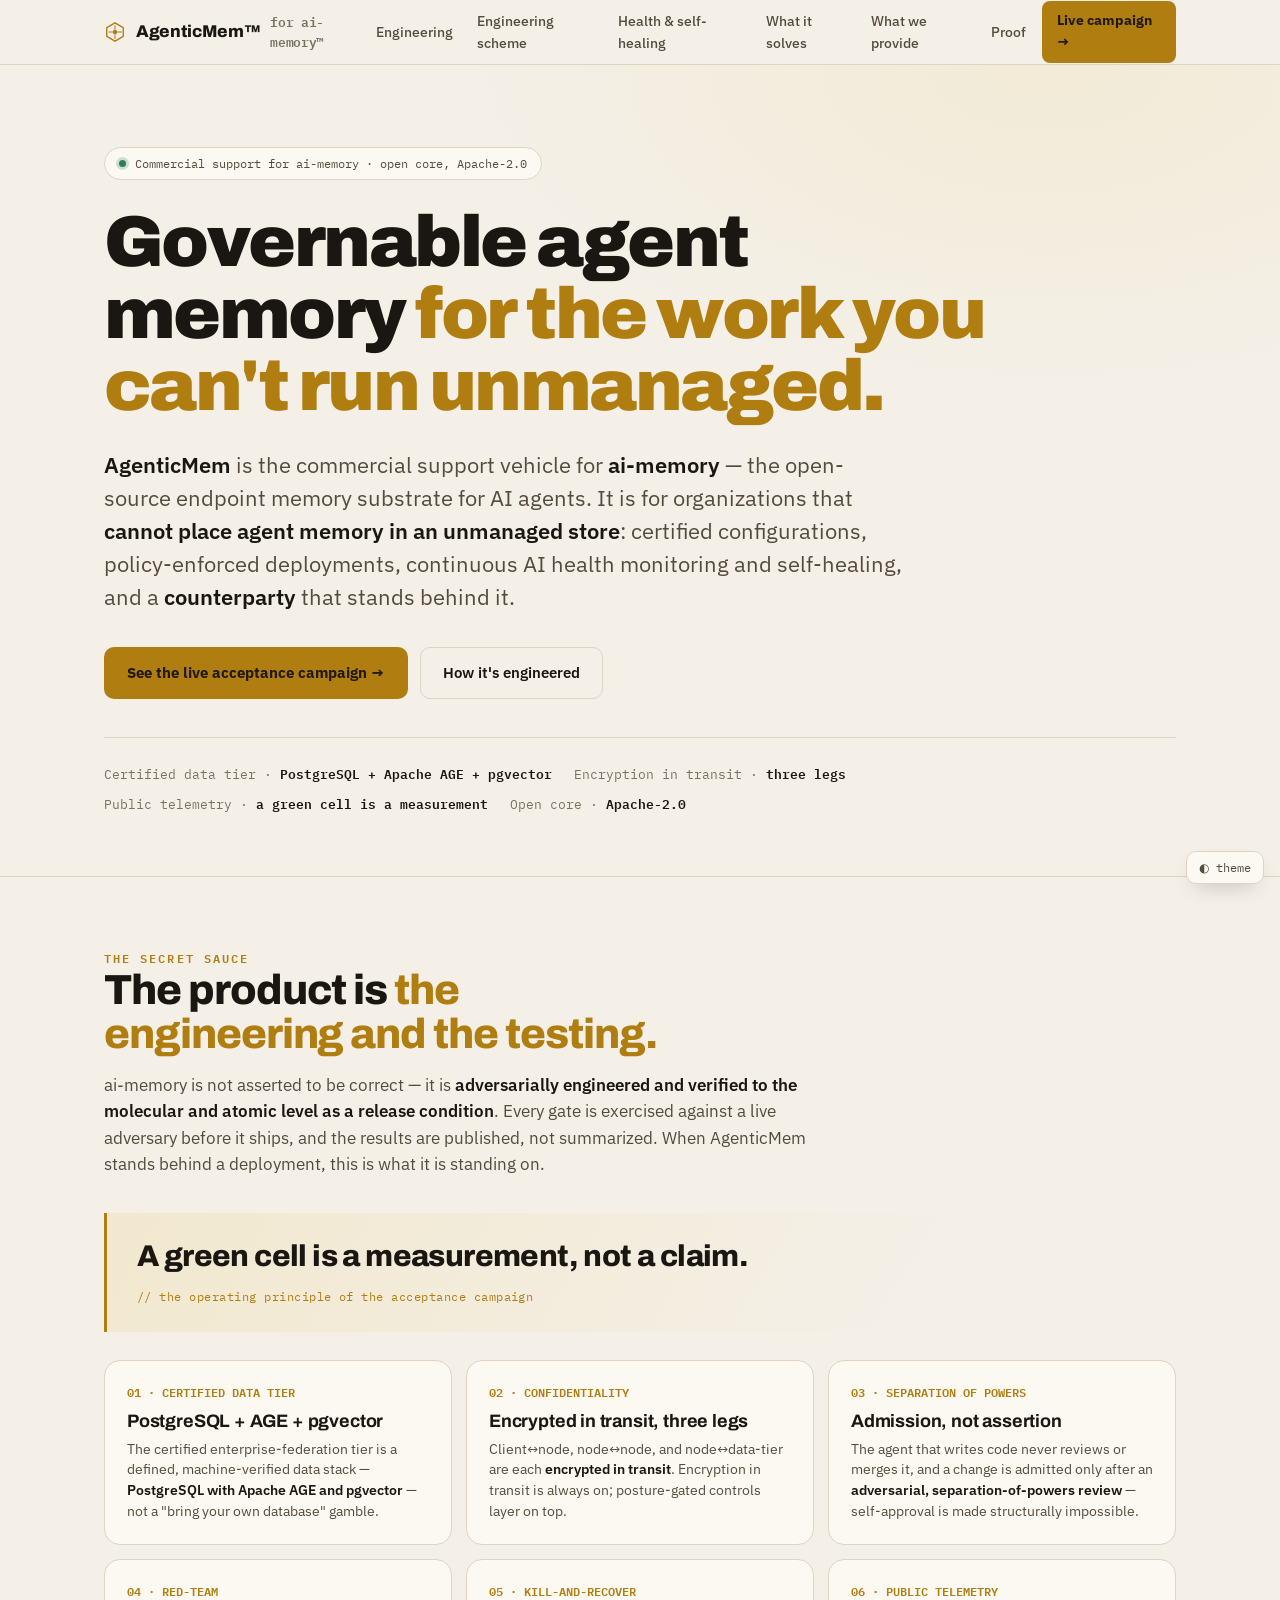
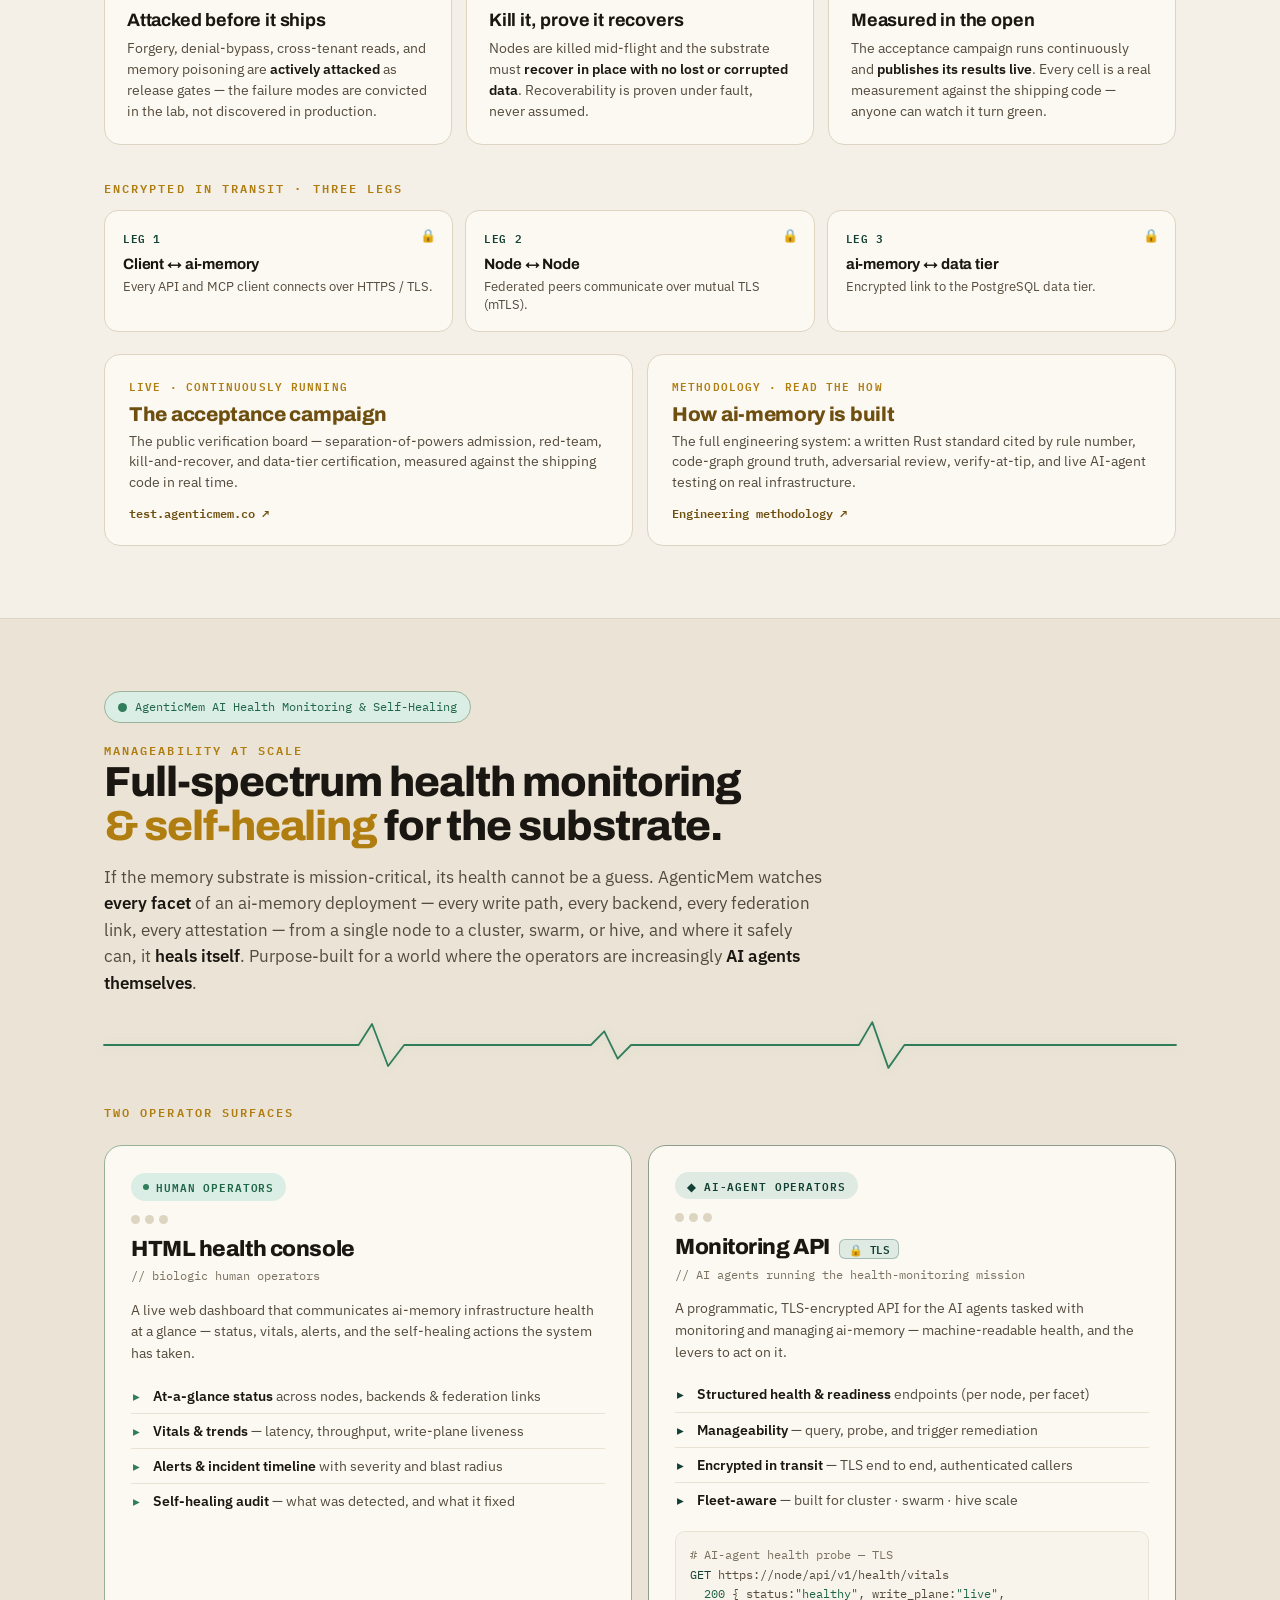
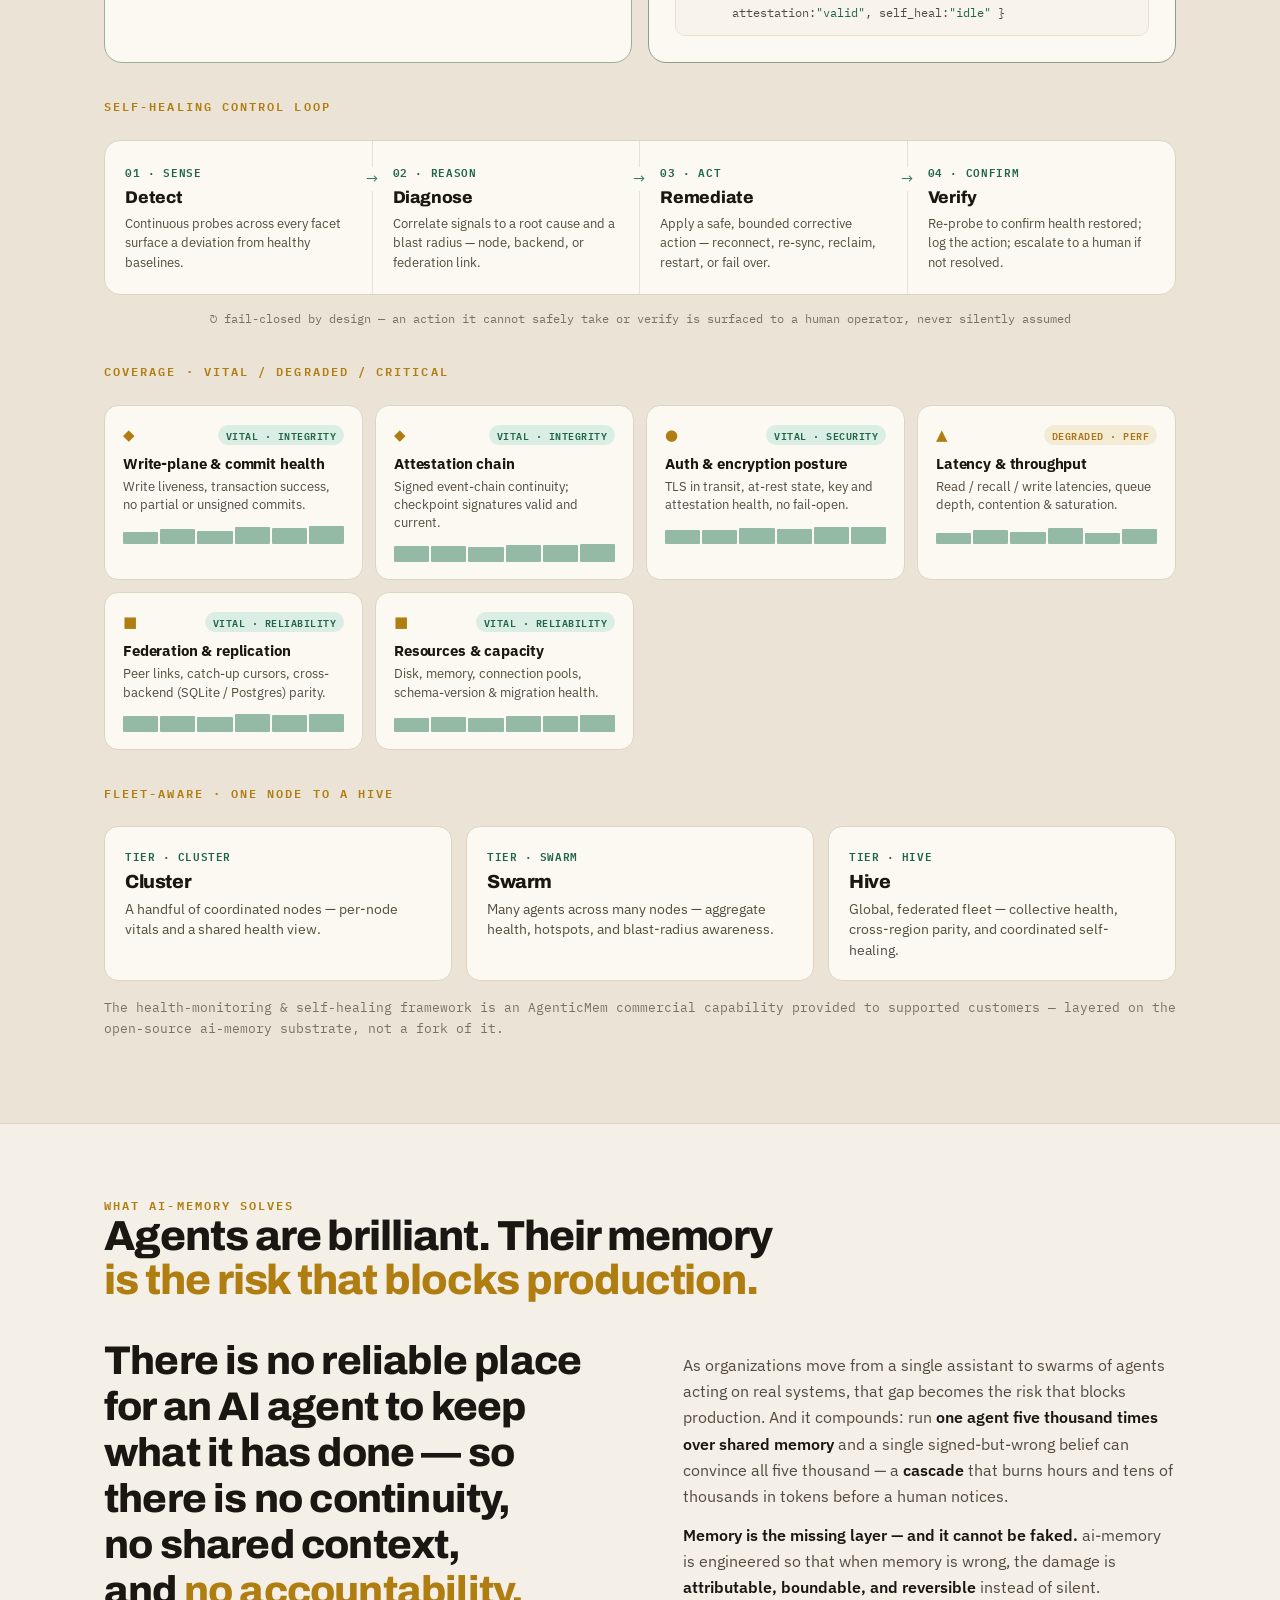
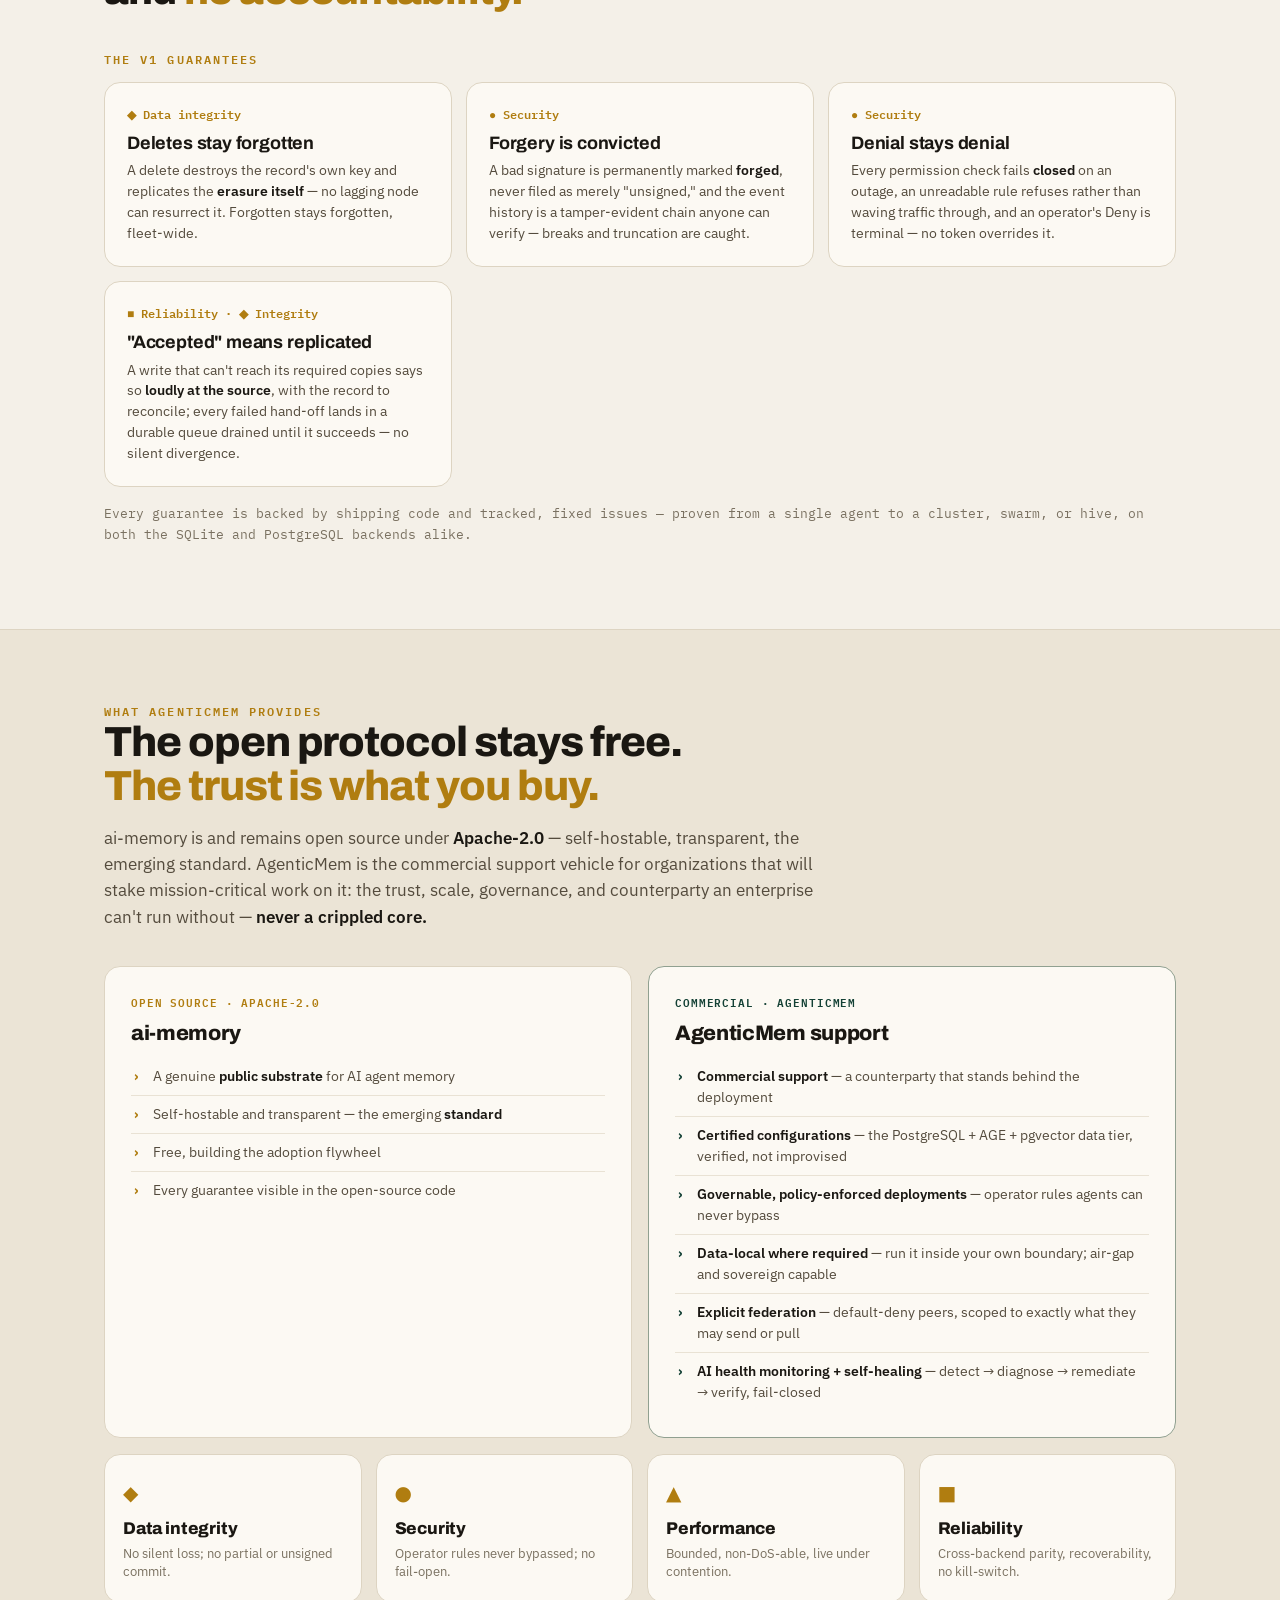
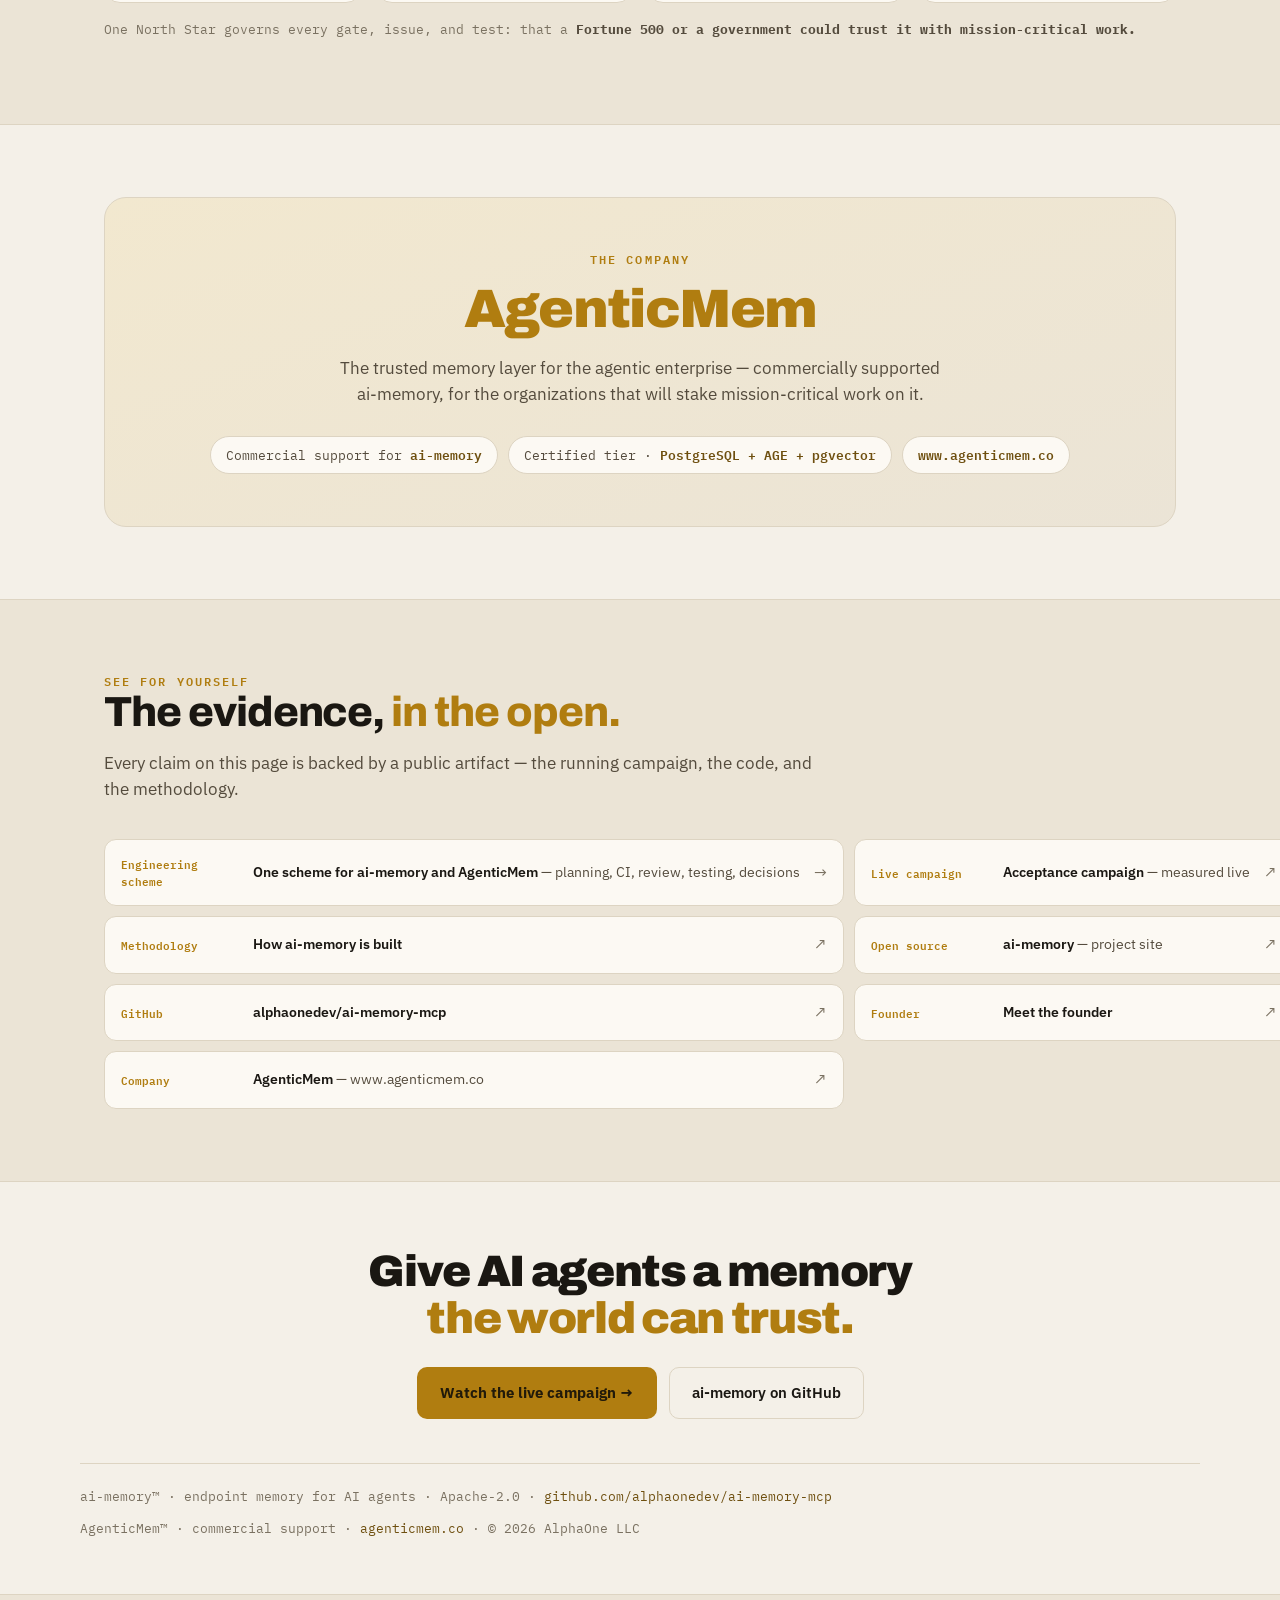
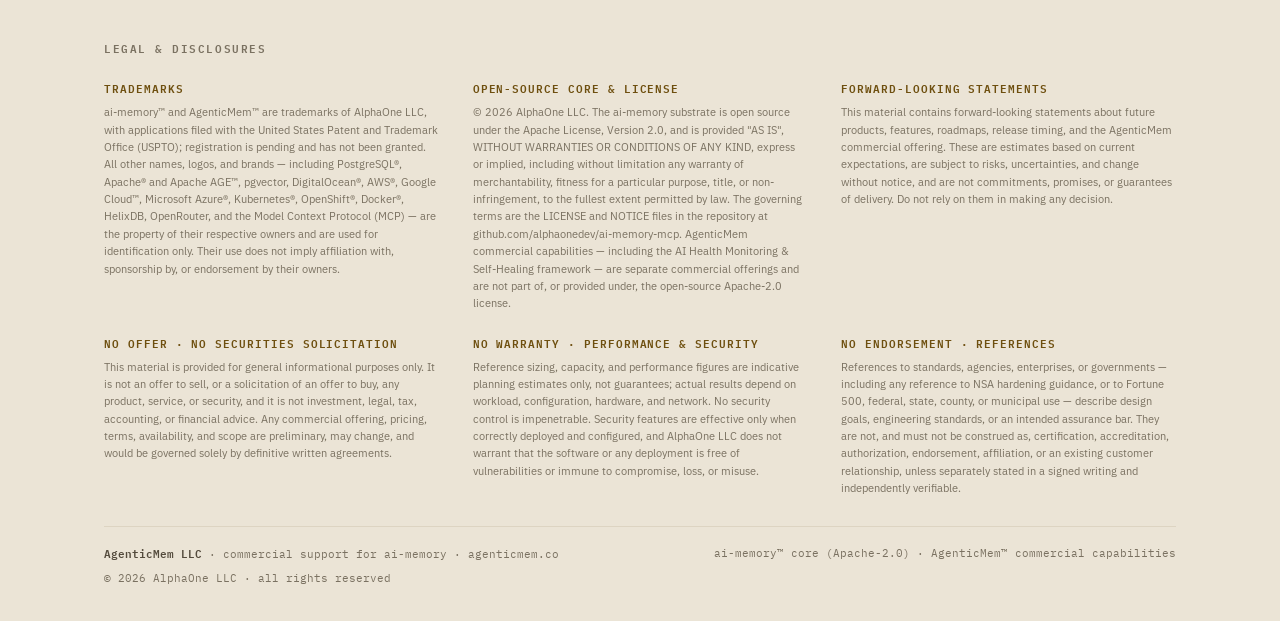
<file: index.html>
<!doctype html>
<html lang="en">
<head>
<meta charset="utf-8">
<title>AgenticMem — Governable Agent Memory</title>
<meta name="viewport" content="width=device-width, initial-scale=1">
<meta name="description" content="AgenticMem is the commercial support vehicle for ai-memory — certified, governable, health-monitored agent memory for organizations that cannot run it in an unmanaged store.">
<meta name="color-scheme" content="light dark">
<link rel="preconnect" href="https://fonts.googleapis.com">
<link rel="preconnect" href="https://fonts.gstatic.com" crossorigin>
<link rel="stylesheet" href="https://fonts.googleapis.com/css2?family=Archivo:wght@500;600;700;800;900&family=IBM+Plex+Sans:wght@400;500;600&family=IBM+Plex+Mono:wght@400;500;600&display=swap">
<style>
:root{
  --bg:#f4f0e8; --bg2:#ebe4d6; --panel:#fcf9f3; --raise:#f8f4ec;
  --ink:#1a1712; --ink-soft:#7a7161; --ink-mid:#544b3d; --line:#ddd4c2; --line-soft:#e9e2d4;
  --accent:#b07d10; --accent-deep:#8a6314; --accent-soft:#f2e8cf; --accent-ink:#6e4f0f;
  --teal:#1c5245; --teal-soft:#dfeae3; --teal-ink:#134034; --gold:#8a6d1a; --on-accent:#211a0a;
  --good:#2f7d5b;
  /* health semantic accents — used as accents only; chrome stays amber/parchment */
  --vital:#2f7d5b; --vital-soft:#dbeee5; --vital-ink:#1f6547;
  --degraded:#a9741a; --degraded-soft:#f4ebd4;
  --critical:#c5344c; --critical-soft:#f7dee3;
  --glow:rgba(47,125,91,.14);
  --disp:'Archivo',system-ui,sans-serif; --sans:'IBM Plex Sans',system-ui,sans-serif; --mono:'IBM Plex Mono',ui-monospace,monospace;
}
@media (prefers-color-scheme:dark){:root:not([data-theme="light"]){
  --bg:#0c0b08; --bg2:#120f0a; --panel:#15130e; --raise:#191610;
  --ink:#f3eee3; --ink-soft:#988f7f; --ink-mid:#bdb2a0; --line:#2a2619; --line-soft:#1f1c13;
  --accent:#e3ad33; --accent-deep:#caa02a; --accent-soft:#241c0c; --accent-ink:#f2c968;
  --teal:#3d7565; --teal-soft:#12251f; --teal-ink:#8fd0bd; --gold:#c9a84e; --on-accent:#1a1207; --good:#4cba86;
  --vital:#4cba86; --vital-soft:#12251f; --vital-ink:#7ceab9;
  --degraded:#e3a838; --degraded-soft:#241c0c;
  --critical:#f0607d; --critical-soft:#2c1017;
  --glow:rgba(76,186,134,.16);
}}
:root[data-theme="dark"]{
  --bg:#0c0b08; --bg2:#120f0a; --panel:#15130e; --raise:#191610;
  --ink:#f3eee3; --ink-soft:#988f7f; --ink-mid:#bdb2a0; --line:#2a2619; --line-soft:#1f1c13;
  --accent:#e3ad33; --accent-deep:#caa02a; --accent-soft:#241c0c; --accent-ink:#f2c968;
  --teal:#3d7565; --teal-soft:#12251f; --teal-ink:#8fd0bd; --gold:#c9a84e; --on-accent:#1a1207; --good:#4cba86;
  --vital:#4cba86; --vital-soft:#12251f; --vital-ink:#7ceab9;
  --degraded:#e3a838; --degraded-soft:#241c0c;
  --critical:#f0607d; --critical-soft:#2c1017;
  --glow:rgba(76,186,134,.16);
}
*{box-sizing:border-box}
html{scroll-behavior:smooth;scroll-padding-top:76px}
body{margin:0;background:var(--bg);color:var(--ink);font-family:var(--sans);line-height:1.6;-webkit-font-smoothing:antialiased;overflow-x:hidden}
.wrap{max-width:1120px;margin:0 auto;padding:0 24px}
a{color:var(--accent-ink);text-decoration:none}
a:focus-visible,button:focus-visible,.rlink:focus-visible,.btn:focus-visible{outline:2px solid var(--accent);outline-offset:3px;border-radius:6px}
h1,h2,h3,h4{font-family:var(--disp);margin:0;line-height:1.08;font-weight:800;letter-spacing:-.025em}
.mono{font-family:var(--mono)}
.eyebrow{font-family:var(--mono);font-size:11.5px;letter-spacing:.18em;text-transform:uppercase;color:var(--accent);font-weight:600}

/* nav */
.nav{position:sticky;top:0;z-index:50;background:color-mix(in srgb,var(--bg) 86%,transparent);backdrop-filter:blur(12px);border-bottom:1px solid var(--line)}
.nav-in{display:flex;align-items:center;justify-content:space-between;gap:16px;height:64px;max-width:1120px;margin:0 auto;padding:0 24px}
.brand{display:flex;align-items:center;gap:10px;font-family:var(--disp);font-weight:800;font-size:17px;letter-spacing:-.02em}
.brand .mk{width:22px;height:22px;flex:none}
.brand .am{color:var(--ink-soft);font-weight:600;font-size:12.5px;font-family:var(--mono)}
.nav-links{display:flex;gap:24px;align-items:center}
.nav-links a{color:var(--ink-mid);font-size:14px;font-weight:500}
.nav-links a:hover{color:var(--ink)}
.nav-cta{font-family:var(--sans);font-size:13.5px;font-weight:700;color:var(--on-accent);background:var(--accent);border:0;border-radius:8px;padding:9px 15px;cursor:pointer}
.nav-cta:hover{filter:brightness(1.07)}
@media(max-width:900px){.nav-links{display:none}}

/* hero */
.hero{padding:82px 0 62px;position:relative;overflow:hidden;border-bottom:1px solid var(--line)}
.hero::before{content:"";position:absolute;inset:0;background:radial-gradient(80% 70% at 82% 0,var(--accent-soft),transparent 60%);opacity:.7;pointer-events:none}
.hero-in{position:relative}
.pill-top{display:inline-flex;align-items:center;gap:9px;font-family:var(--mono);font-size:12px;color:var(--ink-mid);border:1px solid var(--line);background:var(--panel);border-radius:30px;padding:6px 14px;margin-bottom:26px}
.pill-top .d{width:7px;height:7px;border-radius:50%;background:var(--good);box-shadow:0 0 0 3px color-mix(in srgb,var(--good) 22%,transparent)}
h1.hero-h{font-size:clamp(37px,6.4vw,72px);font-weight:900;letter-spacing:-.035em;line-height:1;text-wrap:balance}
h1.hero-h .a{color:var(--accent)}
.hero-sub{font-size:clamp(17px,2.2vw,22px);color:var(--ink-mid);max-width:62ch;margin:26px 0 0;line-height:1.5}
.hero-sub b{color:var(--ink);font-weight:600}
.hero-cta{display:flex;flex-wrap:wrap;gap:12px;margin-top:34px}
.btn{font-family:var(--sans);font-size:15px;font-weight:600;border-radius:10px;padding:13px 22px;cursor:pointer;border:1px solid transparent;transition:.15s;display:inline-block}
.btn.primary{background:var(--accent);color:var(--on-accent);font-weight:700}
.btn.primary:hover{filter:brightness(1.07)}
.btn.ghost{background:transparent;color:var(--ink);border-color:var(--line)}
.btn.ghost:hover{border-color:var(--accent);color:var(--accent-ink)}
.proof{display:flex;flex-wrap:wrap;gap:10px 22px;margin-top:38px;padding-top:26px;border-top:1px solid var(--line)}
.proof span{font-family:var(--mono);font-size:12.5px;color:var(--ink-soft)}
.proof span b{color:var(--ink);font-weight:600}

/* sections */
section{padding:72px 0;border-bottom:1px solid var(--line)}
section.alt{background:var(--bg2)}
.sec-h{max-width:72ch;margin-bottom:36px}
.sec-h h2{font-size:clamp(27px,3.8vw,42px);font-weight:800;letter-spacing:-.025em;text-wrap:balance;line-height:1.05}
.sec-h h2 .a{color:var(--accent)}
.sec-h p{font-size:16.5px;color:var(--ink-mid);margin-top:16px;line-height:1.6}
.sec-h p b{color:var(--ink);font-weight:600}

/* pull quote */
.pull{margin:30px 0 6px;padding:26px 30px;border-left:3px solid var(--accent);background:linear-gradient(120deg,var(--accent-soft),transparent 78%);border-radius:0 14px 14px 0}
.pull p{margin:0;font-family:var(--disp);font-weight:800;font-size:clamp(21px,3vw,30px);letter-spacing:-.02em;line-height:1.18;color:var(--ink);text-wrap:balance}
.pull .who{font-family:var(--mono);font-size:12px;color:var(--accent);margin-top:12px;letter-spacing:.04em}

/* feature grid */
.grid{display:grid;grid-template-columns:repeat(auto-fill,minmax(280px,1fr));gap:14px}
.feat{background:var(--panel);border:1px solid var(--line);border-radius:16px;padding:22px;transition:.2s}
.feat:hover{border-color:var(--accent);box-shadow:0 12px 30px -18px var(--accent)}
.feat .fn{font-family:var(--mono);font-size:12px;color:var(--accent);font-weight:600}
.feat h3{font-size:18px;font-weight:700;margin:10px 0 7px;letter-spacing:-.01em}
.feat p{margin:0;font-size:13.5px;color:var(--ink-mid);line-height:1.55}
.feat p b{color:var(--ink);font-weight:600}

/* two columns */
.two{display:grid;grid-template-columns:1fr 1fr;gap:16px}
@media(max-width:760px){.two{grid-template-columns:1fr}}
.col{background:var(--panel);border:1px solid var(--line);border-radius:16px;padding:26px}
.col.tealed{border-color:color-mix(in srgb,var(--teal) 40%,var(--line))}
.col .lbl{font-family:var(--mono);font-size:11px;letter-spacing:.08em;text-transform:uppercase;font-weight:600;color:var(--accent);margin-bottom:11px}
.col.tealed .lbl{color:var(--teal-ink)}
.col h3{font-size:21px;font-weight:800;letter-spacing:-.015em}
.col ul{margin:14px 0 0;padding:0;list-style:none}
.col li{font-size:14px;color:var(--ink-mid);padding:8px 0 8px 22px;position:relative;border-top:1px solid var(--line-soft);line-height:1.5}
.col li:first-child{border-top:none}
.col li::before{content:"\203A";position:absolute;left:3px;color:var(--accent);font-weight:700}
.col.tealed li::before{color:var(--teal-ink)}
.col li b{color:var(--ink);font-weight:600}

/* problem callout */
.problem{display:grid;grid-template-columns:1.1fr 1fr;gap:36px;align-items:center}
@media(max-width:820px){.problem{grid-template-columns:1fr;gap:22px}}
.problem .big{font-family:var(--disp);font-weight:800;font-size:clamp(24px,3.6vw,40px);letter-spacing:-.02em;line-height:1.15;text-wrap:balance}
.problem .big .a{color:var(--accent)}
.problem .aside{font-size:15.5px;color:var(--ink-mid);line-height:1.7}
.problem .aside b{color:var(--ink);font-weight:600}
.problem .aside p{margin:0 0 12px}
.problem .aside p:last-child{margin:0}

/* three legs (encryption) */
.legs{display:grid;grid-template-columns:repeat(3,1fr);gap:12px;margin-bottom:6px}
@media(max-width:720px){.legs{grid-template-columns:1fr}}
.leg{background:var(--panel);border:1px solid var(--line);border-radius:14px;padding:18px;position:relative}
.leg .ln{font-family:var(--mono);font-size:11px;color:var(--teal-ink);font-weight:600;letter-spacing:.05em}
.leg h4{font-size:15px;font-weight:700;margin:9px 0 5px;letter-spacing:-.01em}
.leg p{margin:0;font-size:12.5px;color:var(--ink-mid);line-height:1.45}
.leg .lock{position:absolute;top:15px;right:16px;font-size:13px}

/* dual CTA cards (evidence) */
.evi{display:grid;grid-template-columns:1fr 1fr;gap:14px;margin-top:22px}
@media(max-width:720px){.evi{grid-template-columns:1fr}}
.evi a{display:block;background:var(--panel);border:1px solid var(--line);border-radius:16px;padding:22px 24px;transition:.18s}
.evi a:hover{border-color:var(--accent);background:var(--raise);transform:translateY(-2px)}
.evi .lb{font-family:var(--mono);font-size:11px;letter-spacing:.1em;text-transform:uppercase;color:var(--accent);font-weight:600}
.evi h4{font-size:20px;font-weight:800;margin:9px 0 6px;letter-spacing:-.015em}
.evi p{margin:0;font-size:13.5px;color:var(--ink-mid);line-height:1.5}
.evi .go{margin-top:12px;font-family:var(--mono);font-size:12px;color:var(--accent-ink);font-weight:600}

/* pillars */
.pillars{display:grid;grid-template-columns:repeat(4,1fr);gap:14px}
@media(max-width:720px){.pillars{grid-template-columns:1fr 1fr}}
.pil{border:1px solid var(--line);border-radius:16px;padding:22px 18px;background:var(--panel)}
.pil .g{font-size:20px;color:var(--accent)}
.pil h4{font-size:17px;font-weight:800;margin:11px 0 5px;letter-spacing:-.01em}
.pil p{margin:0;font-size:12.5px;color:var(--ink-soft);line-height:1.45}

/* ===== HEALTH MONITORING (re-themed amber; health colors as accents) ===== */
.heart{width:9px;height:9px;border-radius:50%;background:var(--vital);box-shadow:0 0 0 0 var(--vital);animation:pulse 1.9s ease-out infinite;display:inline-block;flex:none}
@keyframes pulse{0%{box-shadow:0 0 0 0 color-mix(in srgb,var(--vital) 55%,transparent)}70%{box-shadow:0 0 0 9px transparent}100%{box-shadow:0 0 0 0 transparent}}
.ekg{width:100%;height:64px;margin:10px 0 26px;display:block;overflow:visible}
.ekg path{fill:none;stroke:var(--vital);stroke-width:2;stroke-linecap:round;stroke-linejoin:round;filter:drop-shadow(0 0 6px var(--glow))}
.ekg .trace{stroke-dasharray:1400;stroke-dashoffset:1400;animation:draw 3.2s cubic-bezier(.4,0,.2,1) forwards}
@keyframes draw{to{stroke-dashoffset:0}}
.hbadge{display:inline-flex;align-items:center;gap:8px;font-family:var(--mono);font-size:11.5px;color:var(--vital-ink);border:1px solid color-mix(in srgb,var(--vital) 38%,var(--line));background:var(--vital-soft);border-radius:30px;padding:6px 13px;margin-bottom:18px}
.split{display:grid;grid-template-columns:1fr 1fr;gap:16px;margin-top:24px}
@media(max-width:780px){.split{grid-template-columns:1fr}}
.iface{border:1px solid var(--line);border-radius:18px;padding:26px;background:var(--panel);position:relative;overflow:hidden}
.iface.human{border-color:color-mix(in srgb,var(--vital) 40%,var(--line))}
.iface.agent{border-color:color-mix(in srgb,var(--teal) 42%,var(--line))}
.iface .badge{font-family:var(--mono);font-size:11px;letter-spacing:.08em;text-transform:uppercase;font-weight:600;padding:5px 12px;border-radius:20px;display:inline-flex;align-items:center;gap:7px;margin-bottom:14px}
.iface.human .badge{color:var(--vital-ink);background:var(--vital-soft)}
.iface.agent .badge{color:var(--teal-ink);background:var(--teal-soft)}
.iface h3{font-size:22px;font-weight:800;letter-spacing:-.02em}
.iface .who{font-family:var(--mono);font-size:12px;color:var(--ink-soft);margin:5px 0 14px}
.iface p{font-size:14px;color:var(--ink-mid);margin:0 0 14px;line-height:1.55}
.iface ul{margin:0;padding:0;list-style:none}
.iface li{font-size:13.5px;color:var(--ink-mid);padding:7px 0 7px 22px;position:relative;border-top:1px solid var(--line-soft);line-height:1.5}
.iface li:first-child{border-top:none}
.iface li b{color:var(--ink);font-weight:600}
.iface.human li::before{content:"\25B8";position:absolute;left:2px;color:var(--vital)}
.iface.agent li::before{content:"\25B8";position:absolute;left:2px;color:var(--teal-ink)}
.mockbar{display:flex;gap:5px;margin-bottom:14px}
.mockbar span{width:9px;height:9px;border-radius:50%;background:var(--line)}
.tlspill{display:inline-flex;align-items:center;gap:6px;font-family:var(--mono);font-size:11px;font-weight:600;color:var(--teal-ink);background:var(--teal-soft);border:1px solid color-mix(in srgb,var(--teal) 30%,transparent);border-radius:6px;padding:3px 9px;margin-left:6px}
.codeblk{font-family:var(--mono);font-size:12px;background:var(--raise);border:1px solid var(--line-soft);border-radius:10px;padding:13px 14px;margin-top:14px;color:var(--ink-mid);overflow-x:auto;line-height:1.6}
.codeblk .k{color:var(--teal-ink)} .codeblk .s{color:var(--vital-ink)} .codeblk .c{color:var(--ink-soft)}
.loop{display:grid;grid-template-columns:repeat(4,1fr);gap:0;margin-top:24px;border:1px solid var(--line);border-radius:16px;overflow:hidden;background:var(--panel)}
@media(max-width:820px){.loop{grid-template-columns:1fr 1fr}}
@media(max-width:480px){.loop{grid-template-columns:1fr}}
.lstep{padding:22px 20px;border-right:1px solid var(--line-soft);position:relative}
.lstep:last-child{border-right:none}
.lstep .ln{font-family:var(--mono);font-size:11px;color:var(--vital-ink);font-weight:600;letter-spacing:.06em}
.lstep h4{font-size:17px;font-weight:800;margin:9px 0 6px;letter-spacing:-.01em}
.lstep p{margin:0;font-size:13px;color:var(--ink-mid);line-height:1.5}
.lstep .arr{position:absolute;right:-8px;top:26px;color:var(--vital);font-size:15px;background:var(--panel);z-index:2;width:16px;text-align:center}
@media(max-width:820px){.lstep .arr{display:none}}
.loopnote{margin-top:14px;font-family:var(--mono);font-size:12px;color:var(--ink-soft);text-align:center;line-height:1.6}
.vitals{display:grid;grid-template-columns:repeat(auto-fill,minmax(240px,1fr));gap:12px;margin-top:24px}
.vital{border:1px solid var(--line);border-radius:14px;padding:17px 18px;background:var(--panel);position:relative}
.vital .top{display:flex;align-items:center;justify-content:space-between;margin-bottom:9px}
.vital .pill{font-family:var(--mono);font-size:10px;font-weight:600;letter-spacing:.05em;padding:2px 8px;border-radius:20px;text-transform:uppercase}
.pill.ok{color:var(--vital-ink);background:var(--vital-soft)}
.pill.watch{color:var(--degraded);background:var(--degraded-soft)}
.vital .gl{font-size:15px;color:var(--accent)}
.vital h4{font-size:15px;font-weight:700;font-family:var(--sans);letter-spacing:-.01em;margin-bottom:5px}
.vital p{margin:0;font-size:12.5px;color:var(--ink-mid);line-height:1.45}
.vital .spark{display:flex;align-items:flex-end;gap:2px;height:20px;margin-top:11px}
.vital .spark i{flex:1;background:var(--vital);opacity:.5;border-radius:1px}
.scale{display:grid;grid-template-columns:repeat(3,1fr);gap:14px;margin-top:24px}
@media(max-width:700px){.scale{grid-template-columns:1fr}}
.tier{border:1px solid var(--line);border-radius:14px;padding:20px;background:var(--panel)}
.tier .t{font-family:var(--mono);font-size:11px;color:var(--vital-ink);font-weight:600;letter-spacing:.05em}
.tier h4{font-size:19px;font-weight:800;margin:7px 0 7px;letter-spacing:-.02em}
.tier p{margin:0;font-size:13.5px;color:var(--ink-mid);line-height:1.5}

/* company band */
.company{text-align:center;background:linear-gradient(160deg,var(--accent-soft),var(--bg2));border-radius:22px;padding:52px 28px;border:1px solid var(--line)}
.company h2{font-size:clamp(32px,5.4vw,54px);font-weight:900;letter-spacing:-.03em}
.company h2 .a{color:var(--accent)}
.company p{max-width:60ch;margin:16px auto 0;color:var(--ink-mid);font-size:16.5px}
.company .row{display:flex;flex-wrap:wrap;justify-content:center;gap:10px;margin-top:28px}
.company .row span{font-family:var(--mono);font-size:12.5px;color:var(--ink-mid);border:1px solid var(--line);background:var(--panel);border-radius:30px;padding:8px 15px}
.company .row span b{color:var(--accent-ink);font-weight:600}

/* resources */
.res{display:grid;grid-template-columns:1fr 1fr;gap:10px}
@media(max-width:720px){.res{grid-template-columns:1fr}}
.rlink{display:flex;align-items:center;gap:14px;padding:15px 16px;border:1px solid var(--line);border-radius:12px;background:var(--panel);transition:.18s}
.rlink:hover{border-color:var(--accent);background:var(--raise);transform:translateY(-1px)}
.rlink .rl{font-family:var(--mono);font-size:11px;color:var(--accent);font-weight:600;width:118px;flex:none}
.rlink .rt{font-size:13.5px;color:var(--ink-mid);overflow:hidden;text-overflow:ellipsis;white-space:nowrap}
.rlink .rt b{color:var(--ink);font-weight:600}
.rlink .arw{margin-left:auto;color:var(--ink-soft)}

/* footer cta */
.foot{padding:66px 0 44px;text-align:center}
.foot h2{font-size:clamp(26px,4.4vw,44px);font-weight:900;letter-spacing:-.03em;text-wrap:balance;max-width:22ch;margin:0 auto 24px}
.foot h2 .a{color:var(--accent)}
.foot .fcta{display:flex;flex-wrap:wrap;gap:12px;justify-content:center}
.footbar{padding:22px 0 56px;border-top:1px solid var(--line);display:flex;flex-wrap:wrap;gap:12px;justify-content:space-between;color:var(--ink-soft);font-size:12.5px;font-family:var(--mono)}
.footbar a{color:var(--accent-ink)}

/* legal */
.legal{background:var(--bg2);border-top:1px solid var(--line);padding:44px 0 34px}
.legal .lh{font-family:var(--mono);font-size:11px;letter-spacing:.14em;text-transform:uppercase;color:var(--ink-soft);font-weight:600;margin-bottom:24px}
.legal-grid{display:grid;grid-template-columns:repeat(3,1fr);gap:22px 34px}
@media(max-width:820px){.legal-grid{grid-template-columns:1fr 1fr}}
@media(max-width:560px){.legal-grid{grid-template-columns:1fr}}
.legal-col h5{font-family:var(--mono);font-size:10.5px;letter-spacing:.09em;text-transform:uppercase;color:var(--accent-ink);font-weight:600;margin:0 0 7px}
.legal-col p{margin:0;font-size:11px;color:var(--ink-soft);line-height:1.58}
.legal-foot{display:flex;flex-wrap:wrap;gap:8px 18px;justify-content:space-between;margin-top:28px;padding-top:18px;border-top:1px solid var(--line);font-family:var(--mono);font-size:10.5px;color:var(--ink-soft)}
.legal-foot b{color:var(--ink-mid);font-weight:600}

.note{font-size:12.5px;color:var(--ink-soft);margin-top:16px;font-family:var(--mono);line-height:1.65}
.note b{color:var(--ink-mid)}
.note a{color:var(--accent-ink)}
.themetog{position:fixed;right:16px;bottom:16px;font-family:var(--mono);font-size:12px;background:var(--panel);border:1px solid var(--line);color:var(--ink-mid);padding:8px 12px;border-radius:10px;cursor:pointer;z-index:60;box-shadow:0 8px 22px -10px rgba(0,0,0,.3)}
.reveal{opacity:0;transform:translateY(12px);transition:opacity .55s ease,transform .55s ease}
.reveal.in{opacity:1;transform:none}
@media(prefers-reduced-motion:reduce){.reveal{opacity:1;transform:none;transition:none}.ekg .trace{animation:none;stroke-dashoffset:0}.heart{animation:none}html{scroll-behavior:auto}}
</style>
</head>
<body>

<div class="nav"><div class="nav-in">
  <div class="brand">
    <svg class="mk" viewBox="0 0 24 24" fill="none" aria-hidden="true"><path d="M12 2l9 5.2v9.6L12 22 3 16.8V7.2z" stroke="var(--accent)" stroke-width="1.5"/><circle cx="12" cy="12" r="2.4" fill="var(--accent)"/><path d="M12 9.6V4.5M12 14.4v5.1M14.4 12h5M4.9 12h5" stroke="var(--accent)" stroke-width="1.1"/></svg>
    AgenticMem™ <span class="am">for ai-memory™</span>
  </div>
  <nav class="nav-links" aria-label="Primary">
    <a href="#engineering">Engineering</a>
    <a href="/engineering-scheme">Engineering scheme</a>
    <a href="#health">Health &amp; self-healing</a>
    <a href="#problem">What it solves</a>
    <a href="#offering">What we provide</a>
    <a href="#proof">Proof</a>
  </nav>
  <a class="nav-cta" href="https://test.agenticmem.co/" target="_blank" rel="noopener">Live campaign →</a>
</div></div>

<!-- HERO -->
<div class="hero"><div class="wrap hero-in">
  <div class="pill-top"><span class="d"></span> Commercial support for ai-memory · open core, Apache-2.0</div>
  <h1 class="hero-h">Governable agent memory <span class="a">for the work you can't run unmanaged.</span></h1>
  <p class="hero-sub"><b>AgenticMem</b> is the commercial support vehicle for <b>ai-memory</b> — the open-source endpoint memory substrate for AI agents. It is for organizations that <b>cannot place agent memory in an unmanaged store</b>: certified configurations, policy-enforced deployments, continuous AI health monitoring and self-healing, and a <b>counterparty</b> that stands behind it.</p>
  <div class="hero-cta">
    <a class="btn primary" href="https://test.agenticmem.co/" target="_blank" rel="noopener">See the live acceptance campaign →</a>
    <a class="btn ghost" href="#engineering">How it's engineered</a>
  </div>
  <div class="proof">
    <span>Certified data tier · <b>PostgreSQL + Apache AGE + pgvector</b></span>
    <span>Encryption in transit · <b>three legs</b></span>
    <span>Public telemetry · <b>a green cell is a measurement</b></span>
    <span>Open core · <b>Apache-2.0</b></span>
  </div>
</div></div>

<!-- ENGINEERING — the secret sauce, foregrounded -->
<section id="engineering"><div class="wrap reveal">
  <div class="sec-h">
    <div class="eyebrow">The secret sauce</div>
    <h2>The product is <span class="a">the engineering and the testing.</span></h2>
    <p>ai-memory is not asserted to be correct — it is <b>adversarially engineered and verified to the molecular and atomic level as a release condition</b>. Every gate is exercised against a live adversary before it ships, and the results are published, not summarized. When AgenticMem stands behind a deployment, this is what it is standing on.</p>
  </div>

  <div class="pull">
    <p>A green cell is a measurement, not a claim.</p>
    <div class="who">// the operating principle of the acceptance campaign</div>
  </div>

  <div class="grid" style="margin-top:28px">
    <div class="feat"><div class="fn">01 · CERTIFIED DATA TIER</div><h3>PostgreSQL + AGE + pgvector</h3><p>The certified enterprise-federation tier is a defined, machine-verified data stack — <b>PostgreSQL with Apache AGE and pgvector</b> — not a "bring your own database" gamble.</p></div>
    <div class="feat"><div class="fn">02 · CONFIDENTIALITY</div><h3>Encrypted in transit, three legs</h3><p>Client↔node, node↔node, and node↔data-tier are each <b>encrypted in transit</b>. Encryption in transit is always on; posture-gated controls layer on top.</p></div>
    <div class="feat"><div class="fn">03 · SEPARATION OF POWERS</div><h3>Admission, not assertion</h3><p>The agent that writes code never reviews or merges it, and a change is admitted only after an <b>adversarial, separation-of-powers review</b> — self-approval is made structurally impossible.</p></div>
    <div class="feat"><div class="fn">04 · RED-TEAM</div><h3>Attacked before it ships</h3><p>Forgery, denial-bypass, cross-tenant reads, and memory poisoning are <b>actively attacked</b> as release gates — the failure modes are convicted in the lab, not discovered in production.</p></div>
    <div class="feat"><div class="fn">05 · KILL-AND-RECOVER</div><h3>Kill it, prove it recovers</h3><p>Nodes are killed mid-flight and the substrate must <b>recover in place with no lost or corrupted data</b>. Recoverability is proven under fault, never assumed.</p></div>
    <div class="feat"><div class="fn">06 · PUBLIC TELEMETRY</div><h3>Measured in the open</h3><p>The acceptance campaign runs continuously and <b>publishes its results live</b>. Every cell is a real measurement against the shipping code — anyone can watch it turn green.</p></div>
  </div>

  <div class="eyebrow" style="margin:34px 0 13px">Encrypted in transit · three legs</div>
  <div class="legs">
    <div class="leg"><span class="lock">🔒</span><div class="ln">LEG 1</div><h4>Client ↔ ai-memory</h4><p>Every API and MCP client connects over HTTPS / TLS.</p></div>
    <div class="leg"><span class="lock">🔒</span><div class="ln">LEG 2</div><h4>Node ↔ Node</h4><p>Federated peers communicate over mutual TLS (mTLS).</p></div>
    <div class="leg"><span class="lock">🔒</span><div class="ln">LEG 3</div><h4>ai-memory ↔ data tier</h4><p>Encrypted link to the PostgreSQL data tier.</p></div>
  </div>

  <div class="evi">
    <a href="https://test.agenticmem.co/" target="_blank" rel="noopener">
      <div class="lb">Live · continuously running</div>
      <h4>The acceptance campaign</h4>
      <p>The public verification board — separation-of-powers admission, red-team, kill-and-recover, and data-tier certification, measured against the shipping code in real time.</p>
      <div class="go">test.agenticmem.co ↗</div>
    </a>
    <a href="https://alphaonedev.github.io/ai-memory-mcp/engineering/how-ai-memory-is-built.html" target="_blank" rel="noopener">
      <div class="lb">Methodology · read the how</div>
      <h4>How ai-memory is built</h4>
      <p>The full engineering system: a written Rust standard cited by rule number, code-graph ground truth, adversarial review, verify-at-tip, and live AI-agent testing on real infrastructure.</p>
      <div class="go">Engineering methodology ↗</div>
    </a>
  </div>
</div></section>

<!-- HEALTH MONITORING & SELF-HEALING -->
<section id="health" class="alt"><div class="wrap reveal">
  <div class="hbadge"><span class="heart"></span> AgenticMem AI Health Monitoring &amp; Self-Healing</div>
  <div class="sec-h" style="margin-bottom:0">
    <div class="eyebrow">Manageability at scale</div>
    <h2>Full-spectrum health monitoring <span class="a">&amp; self-healing</span> for the substrate.</h2>
    <p>If the memory substrate is mission-critical, its health cannot be a guess. AgenticMem watches <b>every facet</b> of an ai-memory deployment — every write path, every backend, every federation link, every attestation — from a single node to a cluster, swarm, or hive, and where it safely can, it <b>heals itself</b>. Purpose-built for a world where the operators are increasingly <b>AI agents themselves</b>.</p>
  </div>
  <svg class="ekg" viewBox="0 0 1200 70" preserveAspectRatio="none" aria-hidden="true"><path class="trace" d="M0,35 L260,35 L285,35 L300,12 L318,58 L336,35 L520,35 L545,35 L560,20 L575,50 L590,35 L820,35 L845,35 L860,10 L878,60 L896,35 L1080,35 L1200,35"/></svg>

  <div class="eyebrow" style="margin-bottom:4px">Two operator surfaces</div>
  <div class="split">
    <div class="iface human">
      <span class="badge"><span class="heart" style="width:6px;height:6px"></span> Human operators</span>
      <div class="mockbar"><span></span><span></span><span></span></div>
      <h3>HTML health console</h3>
      <div class="who">// biologic human operators</div>
      <p>A live web dashboard that communicates ai-memory infrastructure health at a glance — status, vitals, alerts, and the self-healing actions the system has taken.</p>
      <ul>
        <li><b>At-a-glance status</b> across nodes, backends &amp; federation links</li>
        <li><b>Vitals &amp; trends</b> — latency, throughput, write-plane liveness</li>
        <li><b>Alerts &amp; incident timeline</b> with severity and blast radius</li>
        <li><b>Self-healing audit</b> — what was detected, and what it fixed</li>
      </ul>
    </div>
    <div class="iface agent">
      <span class="badge">◆ AI-agent operators</span>
      <div class="mockbar"><span></span><span></span><span></span></div>
      <h3>Monitoring API <span class="tlspill">🔒 TLS</span></h3>
      <div class="who">// AI agents running the health-monitoring mission</div>
      <p>A programmatic, TLS-encrypted API for the AI agents tasked with monitoring and managing ai-memory — machine-readable health, and the levers to act on it.</p>
      <ul>
        <li><b>Structured health &amp; readiness</b> endpoints (per node, per facet)</li>
        <li><b>Manageability</b> — query, probe, and trigger remediation</li>
        <li><b>Encrypted in transit</b> — TLS end to end, authenticated callers</li>
        <li><b>Fleet-aware</b> — built for cluster · swarm · hive scale</li>
      </ul>
      <div class="codeblk"><span class="c"># AI-agent health probe — TLS</span><br><span class="k">GET</span> https://node/api/v1/health/vitals<br>&nbsp;&nbsp;<span class="s">200</span> { status:<span class="s">"healthy"</span>, write_plane:<span class="s">"live"</span>,<br>&nbsp;&nbsp;&nbsp;&nbsp;&nbsp;&nbsp;attestation:<span class="s">"valid"</span>, self_heal:<span class="s">"idle"</span> }</div>
    </div>
  </div>

  <div class="eyebrow" style="margin:34px 0 0">Self-healing control loop</div>
  <div class="loop">
    <div class="lstep"><div class="ln">01 · SENSE</div><h4>Detect</h4><p>Continuous probes across every facet surface a deviation from healthy baselines.</p><span class="arr">→</span></div>
    <div class="lstep"><div class="ln">02 · REASON</div><h4>Diagnose</h4><p>Correlate signals to a root cause and a blast radius — node, backend, or federation link.</p><span class="arr">→</span></div>
    <div class="lstep"><div class="ln">03 · ACT</div><h4>Remediate</h4><p>Apply a safe, bounded corrective action — reconnect, re-sync, reclaim, restart, or fail over.</p><span class="arr">→</span></div>
    <div class="lstep"><div class="ln">04 · CONFIRM</div><h4>Verify</h4><p>Re-probe to confirm health restored; log the action; escalate to a human if not resolved.</p></div>
  </div>
  <div class="loopnote">↻ fail-closed by design — an action it cannot safely take or verify is surfaced to a human operator, never silently assumed</div>

  <div class="eyebrow" style="margin:34px 0 0">Coverage · vital / degraded / critical</div>
  <div class="vitals">
    <div class="vital"><div class="top"><span class="gl">◆</span><span class="pill ok">Vital · integrity</span></div><h4>Write-plane &amp; commit health</h4><p>Write liveness, transaction success, no partial or unsigned commits.</p><div class="spark"><i style="height:60%"></i><i style="height:75%"></i><i style="height:65%"></i><i style="height:85%"></i><i style="height:80%"></i><i style="height:90%"></i></div></div>
    <div class="vital"><div class="top"><span class="gl">◆</span><span class="pill ok">Vital · integrity</span></div><h4>Attestation chain</h4><p>Signed event-chain continuity; checkpoint signatures valid and current.</p><div class="spark"><i style="height:80%"></i><i style="height:82%"></i><i style="height:78%"></i><i style="height:88%"></i><i style="height:84%"></i><i style="height:90%"></i></div></div>
    <div class="vital"><div class="top"><span class="gl">●</span><span class="pill ok">Vital · security</span></div><h4>Auth &amp; encryption posture</h4><p>TLS in transit, at-rest state, key and attestation health, no fail-open.</p><div class="spark"><i style="height:70%"></i><i style="height:72%"></i><i style="height:80%"></i><i style="height:76%"></i><i style="height:85%"></i><i style="height:88%"></i></div></div>
    <div class="vital"><div class="top"><span class="gl">▲</span><span class="pill watch">Degraded · perf</span></div><h4>Latency &amp; throughput</h4><p>Read / recall / write latencies, queue depth, contention &amp; saturation.</p><div class="spark"><i style="height:55%"></i><i style="height:70%"></i><i style="height:62%"></i><i style="height:80%"></i><i style="height:58%"></i><i style="height:74%"></i></div></div>
    <div class="vital"><div class="top"><span class="gl">■</span><span class="pill ok">Vital · reliability</span></div><h4>Federation &amp; replication</h4><p>Peer links, catch-up cursors, cross-backend (SQLite / Postgres) parity.</p><div class="spark"><i style="height:78%"></i><i style="height:80%"></i><i style="height:74%"></i><i style="height:86%"></i><i style="height:82%"></i><i style="height:88%"></i></div></div>
    <div class="vital"><div class="top"><span class="gl">■</span><span class="pill ok">Vital · reliability</span></div><h4>Resources &amp; capacity</h4><p>Disk, memory, connection pools, schema-version &amp; migration health.</p><div class="spark"><i style="height:66%"></i><i style="height:72%"></i><i style="height:70%"></i><i style="height:78%"></i><i style="height:76%"></i><i style="height:84%"></i></div></div>
  </div>

  <div class="eyebrow" style="margin:34px 0 0">Fleet-aware · one node to a hive</div>
  <div class="scale">
    <div class="tier"><div class="t">TIER · CLUSTER</div><h4>Cluster</h4><p>A handful of coordinated nodes — per-node vitals and a shared health view.</p></div>
    <div class="tier"><div class="t">TIER · SWARM</div><h4>Swarm</h4><p>Many agents across many nodes — aggregate health, hotspots, and blast-radius awareness.</p></div>
    <div class="tier"><div class="t">TIER · HIVE</div><h4>Hive</h4><p>Global, federated fleet — collective health, cross-region parity, and coordinated self-healing.</p></div>
  </div>
  <p class="note">The health-monitoring &amp; self-healing framework is an AgenticMem commercial capability provided to supported customers — layered on the open-source ai-memory substrate, not a fork of it.</p>
</div></section>

<!-- WHAT AI-MEMORY SOLVES -->
<section id="problem"><div class="wrap reveal">
  <div class="sec-h">
    <div class="eyebrow">What ai-memory solves</div>
    <h2>Agents are brilliant. Their memory <span class="a">is the risk that blocks production.</span></h2>
  </div>
  <div class="problem">
    <div class="big">There is no reliable place for an AI agent to keep what it has done — so there is no continuity, no shared context, and <span class="a">no accountability.</span></div>
    <div class="aside">
      <p>As organizations move from a single assistant to swarms of agents acting on real systems, that gap becomes the risk that blocks production. And it compounds: run <b>one agent five thousand times over shared memory</b> and a single signed-but-wrong belief can convince all five thousand — a <b>cascade</b> that burns hours and tens of thousands in tokens before a human notices.</p>
      <p><b>Memory is the missing layer — and it cannot be faked.</b> ai-memory is engineered so that when memory is wrong, the damage is <b>attributable, boundable, and reversible</b> instead of silent.</p>
    </div>
  </div>

  <div class="eyebrow" style="margin:36px 0 13px">The v1 guarantees</div>
  <div class="grid">
    <div class="feat"><div class="fn">◆ Data integrity</div><h3>Deletes stay forgotten</h3><p>A delete destroys the record's own key and replicates the <b>erasure itself</b> — no lagging node can resurrect it. Forgotten stays forgotten, fleet-wide.</p></div>
    <div class="feat"><div class="fn">● Security</div><h3>Forgery is convicted</h3><p>A bad signature is permanently marked <b>forged</b>, never filed as merely "unsigned," and the event history is a tamper-evident chain anyone can verify — breaks and truncation are caught.</p></div>
    <div class="feat"><div class="fn">● Security</div><h3>Denial stays denial</h3><p>Every permission check fails <b>closed</b> on an outage, an unreadable rule refuses rather than waving traffic through, and an operator's Deny is terminal — no token overrides it.</p></div>
    <div class="feat"><div class="fn">■ Reliability · ◆ Integrity</div><h3>"Accepted" means replicated</h3><p>A write that can't reach its required copies says so <b>loudly at the source</b>, with the record to reconcile; every failed hand-off lands in a durable queue drained until it succeeds — no silent divergence.</p></div>
  </div>
  <p class="note">Every guarantee is backed by shipping code and tracked, fixed issues — proven from a single agent to a cluster, swarm, or hive, on both the SQLite and PostgreSQL backends alike.</p>
</div></section>

<!-- WHAT AGENTICMEM PROVIDES -->
<section id="offering" class="alt"><div class="wrap reveal">
  <div class="sec-h">
    <div class="eyebrow">What AgenticMem provides</div>
    <h2>The open protocol stays free. <span class="a">The trust is what you buy.</span></h2>
    <p>ai-memory is and remains open source under <b>Apache-2.0</b> — self-hostable, transparent, the emerging standard. AgenticMem is the commercial support vehicle for organizations that will stake mission-critical work on it: the trust, scale, governance, and counterparty an enterprise can't run without — <b>never a crippled core.</b></p>
  </div>
  <div class="two">
    <div class="col"><div class="lbl">Open source · Apache-2.0</div><h3>ai-memory</h3><ul>
      <li>A genuine <b>public substrate</b> for AI agent memory</li>
      <li>Self-hostable and transparent — the emerging <b>standard</b></li>
      <li>Free, building the adoption flywheel</li>
      <li>Every guarantee visible in the open-source code</li>
    </ul></div>
    <div class="col tealed"><div class="lbl">Commercial · AgenticMem</div><h3>AgenticMem support</h3><ul>
      <li><b>Commercial support</b> — a counterparty that stands behind the deployment</li>
      <li><b>Certified configurations</b> — the PostgreSQL + AGE + pgvector data tier, verified, not improvised</li>
      <li><b>Governable, policy-enforced deployments</b> — operator rules agents can never bypass</li>
      <li><b>Data-local where required</b> — run it inside your own boundary; air-gap and sovereign capable</li>
      <li><b>Explicit federation</b> — default-deny peers, scoped to exactly what they may send or pull</li>
      <li><b>AI health monitoring + self-healing</b> — detect → diagnose → remediate → verify, fail-closed</li>
    </ul></div>
  </div>
  <div class="pillars" style="margin-top:16px">
    <div class="pil"><div class="g">◆</div><h4>Data integrity</h4><p>No silent loss; no partial or unsigned commit.</p></div>
    <div class="pil"><div class="g">●</div><h4>Security</h4><p>Operator rules never bypassed; no fail-open.</p></div>
    <div class="pil"><div class="g">▲</div><h4>Performance</h4><p>Bounded, non-DoS-able, live under contention.</p></div>
    <div class="pil"><div class="g">■</div><h4>Reliability</h4><p>Cross-backend parity, recoverability, no kill-switch.</p></div>
  </div>
  <p class="note">One North Star governs every gate, issue, and test: that a <b>Fortune 500 or a government could trust it with mission-critical work.</b></p>
</div></section>

<!-- COMPANY -->
<section><div class="wrap reveal">
  <div class="company">
    <div class="eyebrow" style="color:var(--accent)">The company</div>
    <h2 style="margin-top:12px"><span class="a">AgenticMem</span></h2>
    <p>The trusted memory layer for the agentic enterprise — commercially supported ai-memory, for the organizations that will stake mission-critical work on it.</p>
    <div class="row">
      <span>Commercial support for <b>ai-memory</b></span>
      <span>Certified tier · <b>PostgreSQL + AGE + pgvector</b></span>
      <span><b>www.agenticmem.co</b></span>
    </div>
  </div>
</div></section>

<!-- PROOF / RESOURCES -->
<section id="proof" class="alt"><div class="wrap reveal">
  <div class="sec-h">
    <div class="eyebrow">See for yourself</div>
    <h2>The evidence, <span class="a">in the open.</span></h2>
    <p>Every claim on this page is backed by a public artifact — the running campaign, the code, and the methodology.</p>
  </div>
  <div class="res">
    <a class="rlink" href="/engineering-scheme"><span class="rl">Engineering scheme</span><span class="rt"><b>One scheme for ai-memory and AgenticMem</b> — planning, CI, review, testing, decisions</span><span class="arw">→</span></a>
    <a class="rlink" href="https://test.agenticmem.co/" target="_blank" rel="noopener"><span class="rl">Live campaign</span><span class="rt"><b>Acceptance campaign</b> — measured live</span><span class="arw">↗</span></a>
    <a class="rlink" href="https://alphaonedev.github.io/ai-memory-mcp/engineering/how-ai-memory-is-built.html" target="_blank" rel="noopener"><span class="rl">Methodology</span><span class="rt"><b>How ai-memory is built</b></span><span class="arw">↗</span></a>
    <a class="rlink" href="https://alphaonedev.github.io/ai-memory-mcp/" target="_blank" rel="noopener"><span class="rl">Open source</span><span class="rt"><b>ai-memory</b> — project site</span><span class="arw">↗</span></a>
    <a class="rlink" href="https://github.com/alphaonedev/ai-memory-mcp" target="_blank" rel="noopener"><span class="rl">GitHub</span><span class="rt"><b>alphaonedev/ai-memory-mcp</b></span><span class="arw">↗</span></a>
    <a class="rlink" href="https://founder.agenticmem.co" target="_blank" rel="noopener"><span class="rl">Founder</span><span class="rt"><b>Meet the founder</b></span><span class="arw">↗</span></a>
    <a class="rlink" href="https://www.agenticmem.co" target="_blank" rel="noopener"><span class="rl">Company</span><span class="rt"><b>AgenticMem</b> — www.agenticmem.co</span><span class="arw">↗</span></a>
  </div>
</div></section>

<!-- FOOTER CTA -->
<div class="foot"><div class="wrap reveal">
  <h2>Give AI agents a memory <span class="a">the world can trust.</span></h2>
  <div class="fcta">
    <a class="btn primary" href="https://test.agenticmem.co/" target="_blank" rel="noopener">Watch the live campaign →</a>
    <a class="btn ghost" href="https://github.com/alphaonedev/ai-memory-mcp" target="_blank" rel="noopener">ai-memory on GitHub</a>
  </div>
</div></div>
<div class="footbar wrap">
  <span>ai-memory™ · endpoint memory for AI agents · Apache-2.0 · <a href="https://github.com/alphaonedev/ai-memory-mcp" target="_blank" rel="noopener">github.com/alphaonedev/ai-memory-mcp</a></span>
  <span>AgenticMem™ · commercial support · <a href="https://www.agenticmem.co" target="_blank" rel="noopener">agenticmem.co</a> · © 2026 AlphaOne LLC</span>
</div>

<!-- LEGAL & DISCLOSURES (public) -->
<footer class="legal"><div class="wrap">
  <div class="lh">Legal &amp; Disclosures</div>
  <div class="legal-grid">
    <div class="legal-col">
      <h5>Trademarks</h5>
      <p>ai-memory™ and AgenticMem™ are trademarks of AlphaOne LLC, with applications filed with the United States Patent and Trademark Office (USPTO); registration is pending and has not been granted. All other names, logos, and brands — including PostgreSQL®, Apache® and Apache AGE™, pgvector, DigitalOcean®, AWS®, Google Cloud™, Microsoft Azure®, Kubernetes®, OpenShift®, Docker®, HelixDB, OpenRouter, and the Model Context Protocol (MCP) — are the property of their respective owners and are used for identification only. Their use does not imply affiliation with, sponsorship by, or endorsement by their owners.</p>
    </div>
    <div class="legal-col">
      <h5>Open-Source Core &amp; License</h5>
      <p>© 2026 AlphaOne LLC. The ai-memory substrate is open source under the Apache License, Version 2.0, and is provided "AS IS", WITHOUT WARRANTIES OR CONDITIONS OF ANY KIND, express or implied, including without limitation any warranty of merchantability, fitness for a particular purpose, title, or non-infringement, to the fullest extent permitted by law. The governing terms are the LICENSE and NOTICE files in the repository at github.com/alphaonedev/ai-memory-mcp. AgenticMem commercial capabilities — including the AI Health Monitoring &amp; Self-Healing framework — are separate commercial offerings and are not part of, or provided under, the open-source Apache-2.0 license.</p>
    </div>
    <div class="legal-col">
      <h5>Forward-Looking Statements</h5>
      <p>This material contains forward-looking statements about future products, features, roadmaps, release timing, and the AgenticMem commercial offering. These are estimates based on current expectations, are subject to risks, uncertainties, and change without notice, and are not commitments, promises, or guarantees of delivery. Do not rely on them in making any decision.</p>
    </div>
    <div class="legal-col">
      <h5>No Offer · No Securities Solicitation</h5>
      <p>This material is provided for general informational purposes only. It is not an offer to sell, or a solicitation of an offer to buy, any product, service, or security, and it is not investment, legal, tax, accounting, or financial advice. Any commercial offering, pricing, terms, availability, and scope are preliminary, may change, and would be governed solely by definitive written agreements.</p>
    </div>
    <div class="legal-col">
      <h5>No Warranty · Performance &amp; Security</h5>
      <p>Reference sizing, capacity, and performance figures are indicative planning estimates only, not guarantees; actual results depend on workload, configuration, hardware, and network. No security control is impenetrable. Security features are effective only when correctly deployed and configured, and AlphaOne LLC does not warrant that the software or any deployment is free of vulnerabilities or immune to compromise, loss, or misuse.</p>
    </div>
    <div class="legal-col">
      <h5>No Endorsement · References</h5>
      <p>References to standards, agencies, enterprises, or governments — including any reference to NSA hardening guidance, or to Fortune 500, federal, state, county, or municipal use — describe design goals, engineering standards, or an intended assurance bar. They are not, and must not be construed as, certification, accreditation, authorization, endorsement, affiliation, or an existing customer relationship, unless separately stated in a signed writing and independently verifiable.</p>
    </div>
  </div>
  <div class="legal-foot">
    <span><b>AgenticMem LLC</b> · commercial support for ai-memory · agenticmem.co</span>
    <span>ai-memory™ core (Apache-2.0) · AgenticMem™ commercial capabilities</span>
    <span>© 2026 AlphaOne LLC · all rights reserved</span>
  </div>
</div></footer>

<button class="themetog" id="themetog" aria-label="Toggle color theme">◐ theme</button>

<script>
const tt=document.getElementById("themetog");
try{const s=localStorage.getItem("agm-theme");if(s)document.documentElement.setAttribute("data-theme",s);}catch(e){}
tt.addEventListener("click",()=>{
  const c=document.documentElement.getAttribute("data-theme");
  const n=c==="dark"?"light":c==="light"?"dark":(matchMedia("(prefers-color-scheme:dark)").matches?"light":"dark");
  document.documentElement.setAttribute("data-theme",n);
  try{localStorage.setItem("agm-theme",n);}catch(e){}
});
const io=new IntersectionObserver((es)=>{es.forEach(e=>{if(e.isIntersecting){e.target.classList.add("in");io.unobserve(e.target);}})},{threshold:.08,rootMargin:"0px 0px -6% 0px"});
document.querySelectorAll(".reveal").forEach(el=>io.observe(el));
</script>

</body></html>
</file>
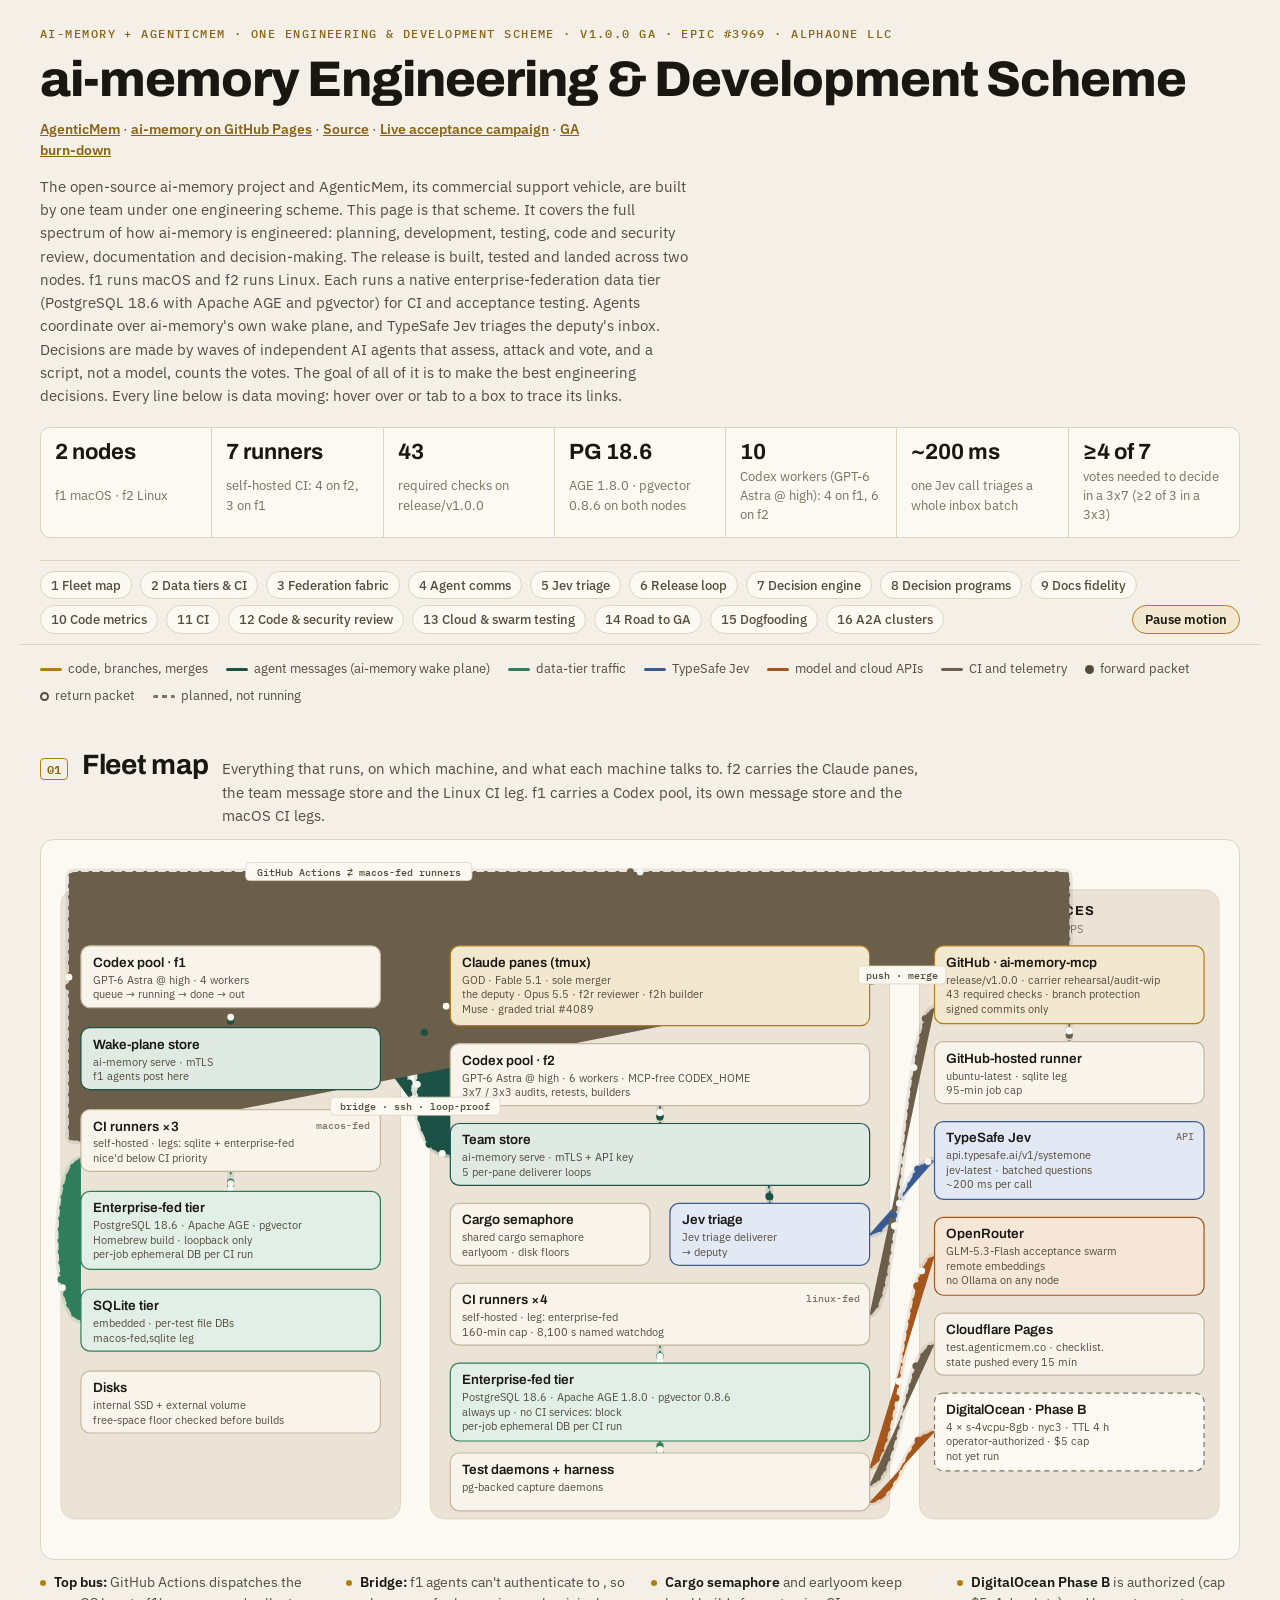
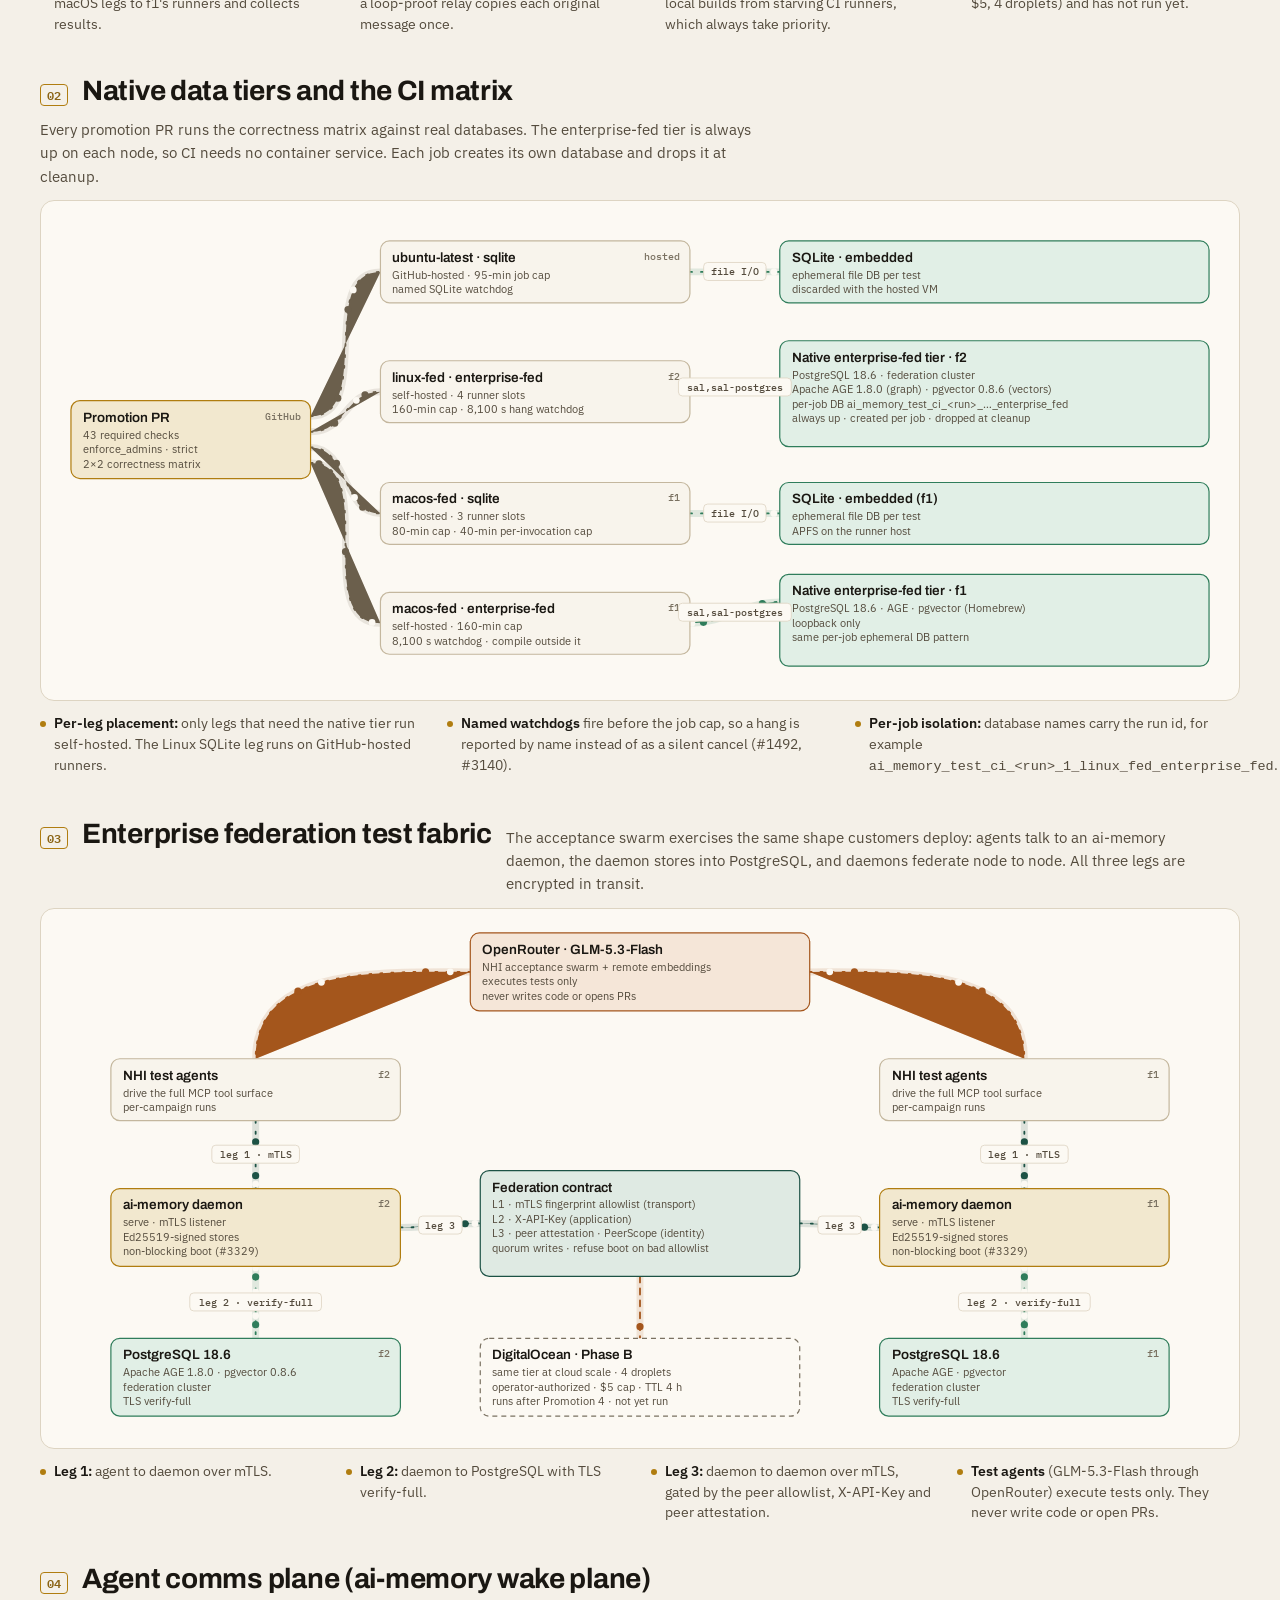
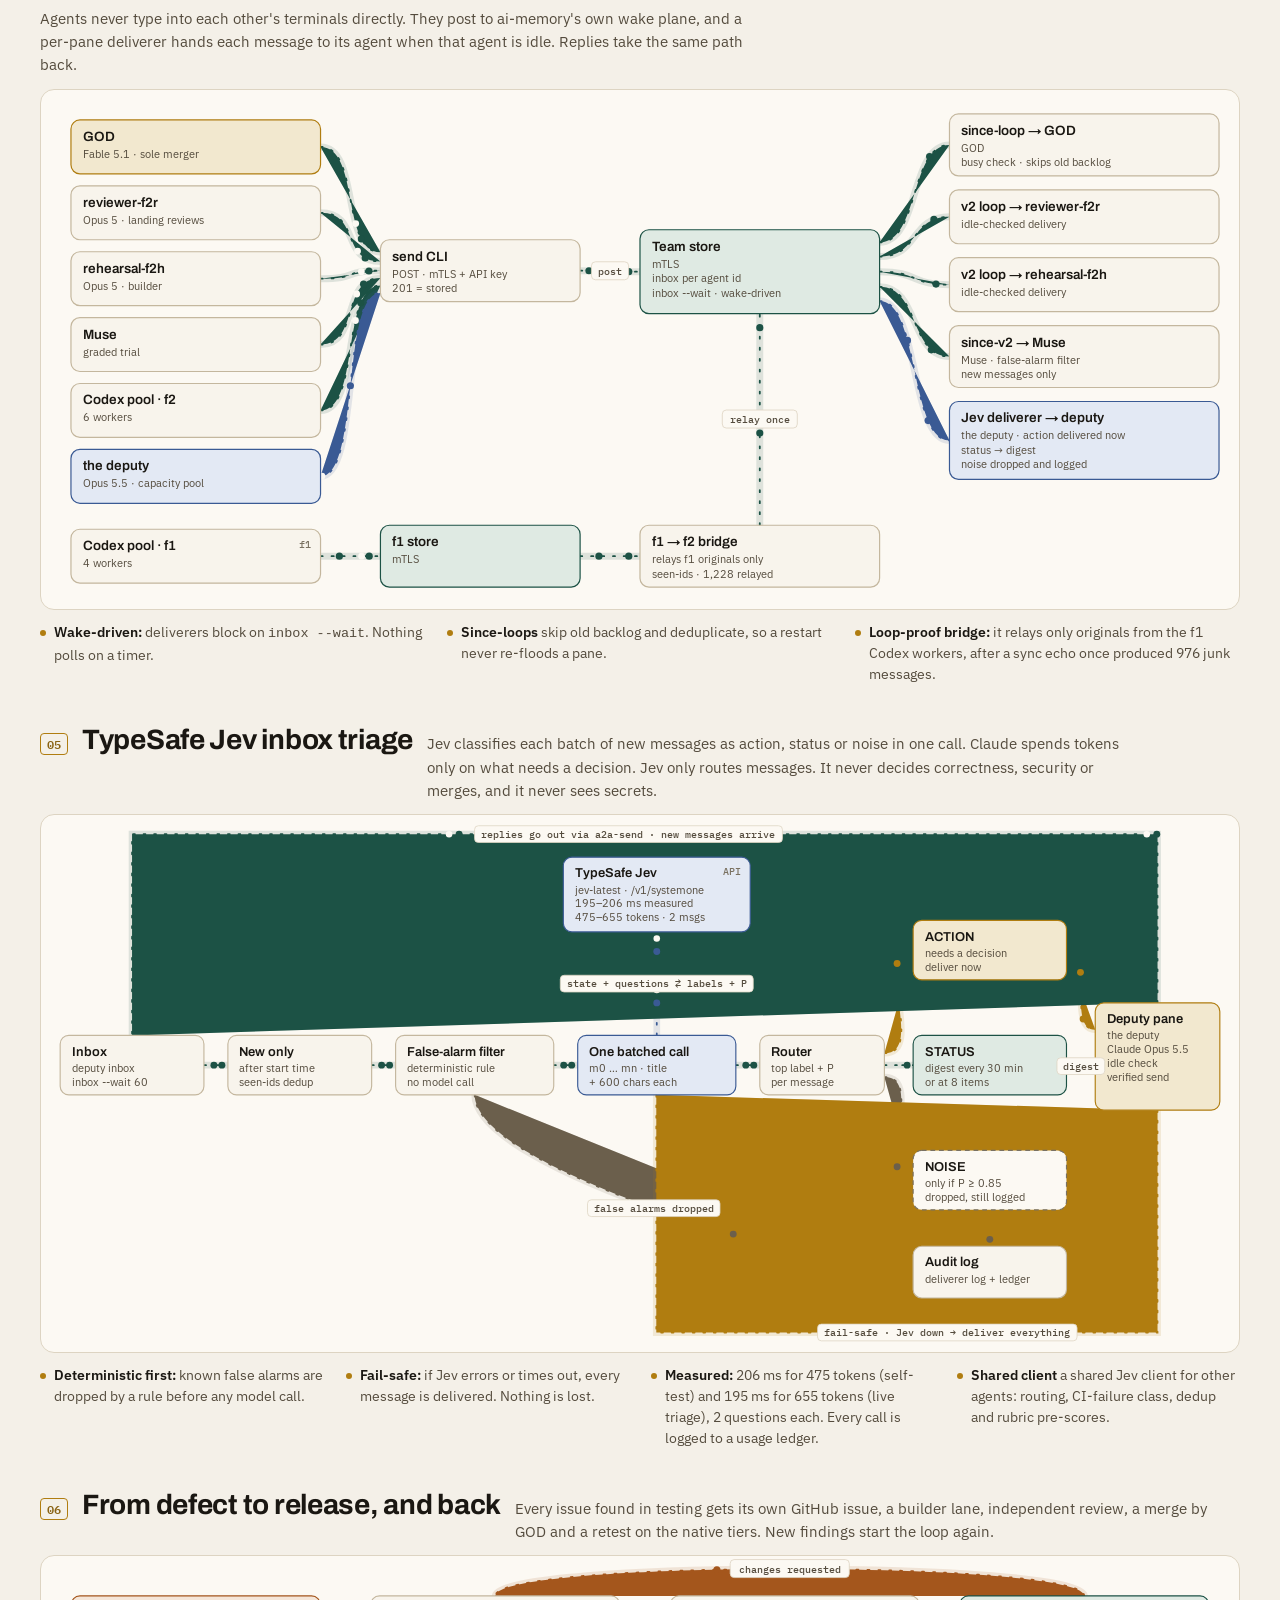
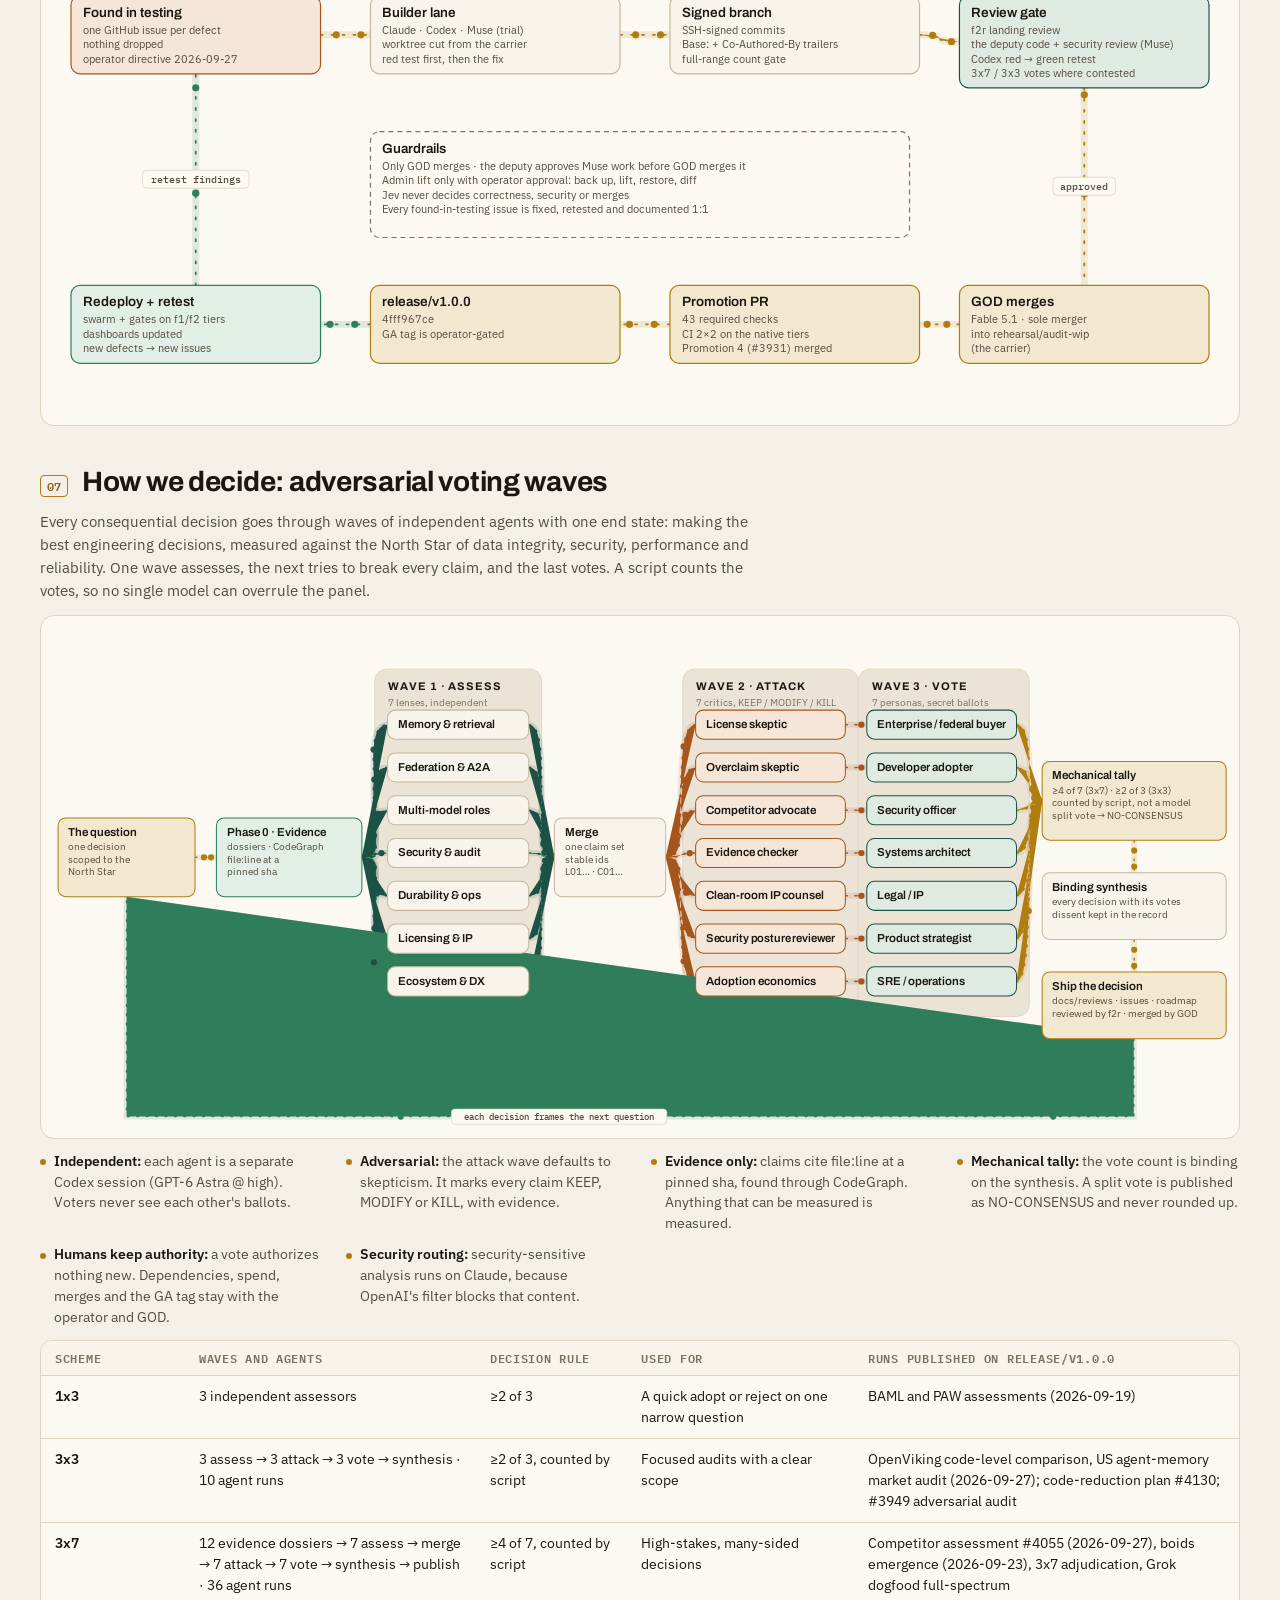
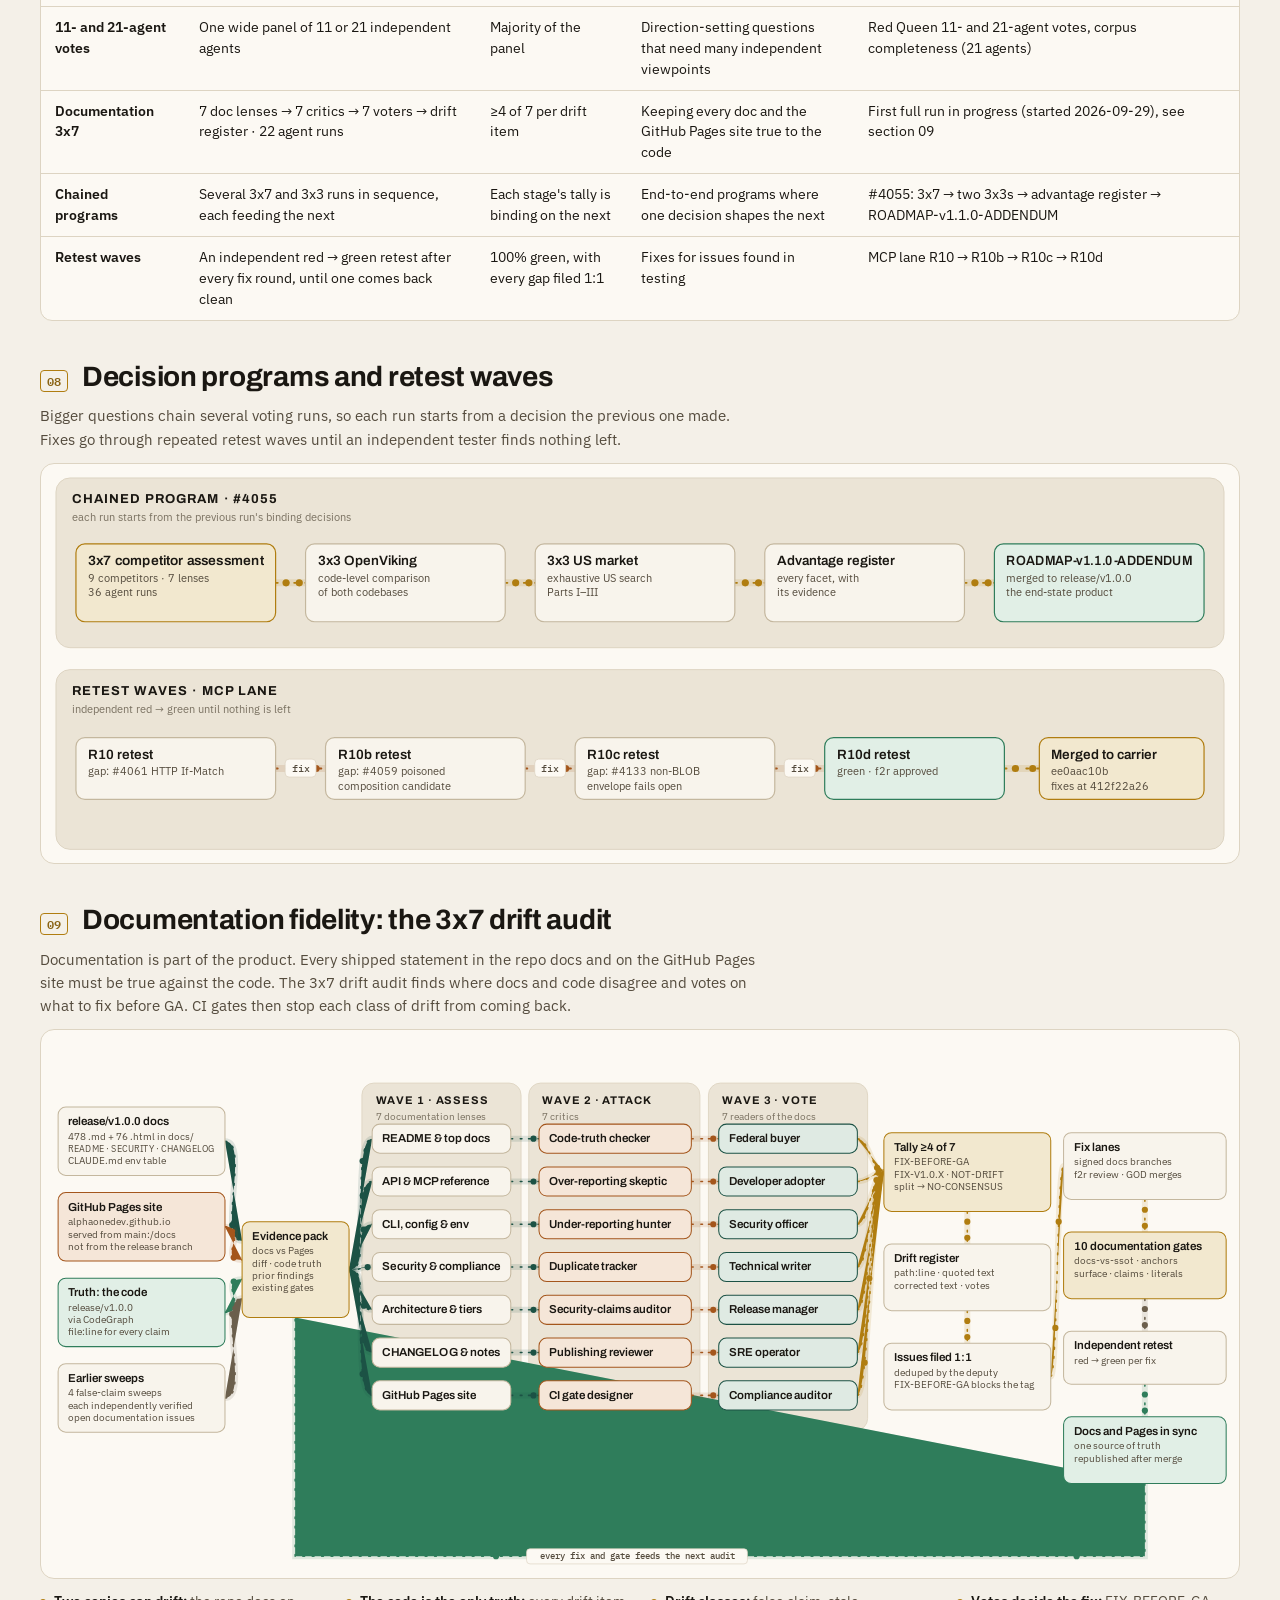
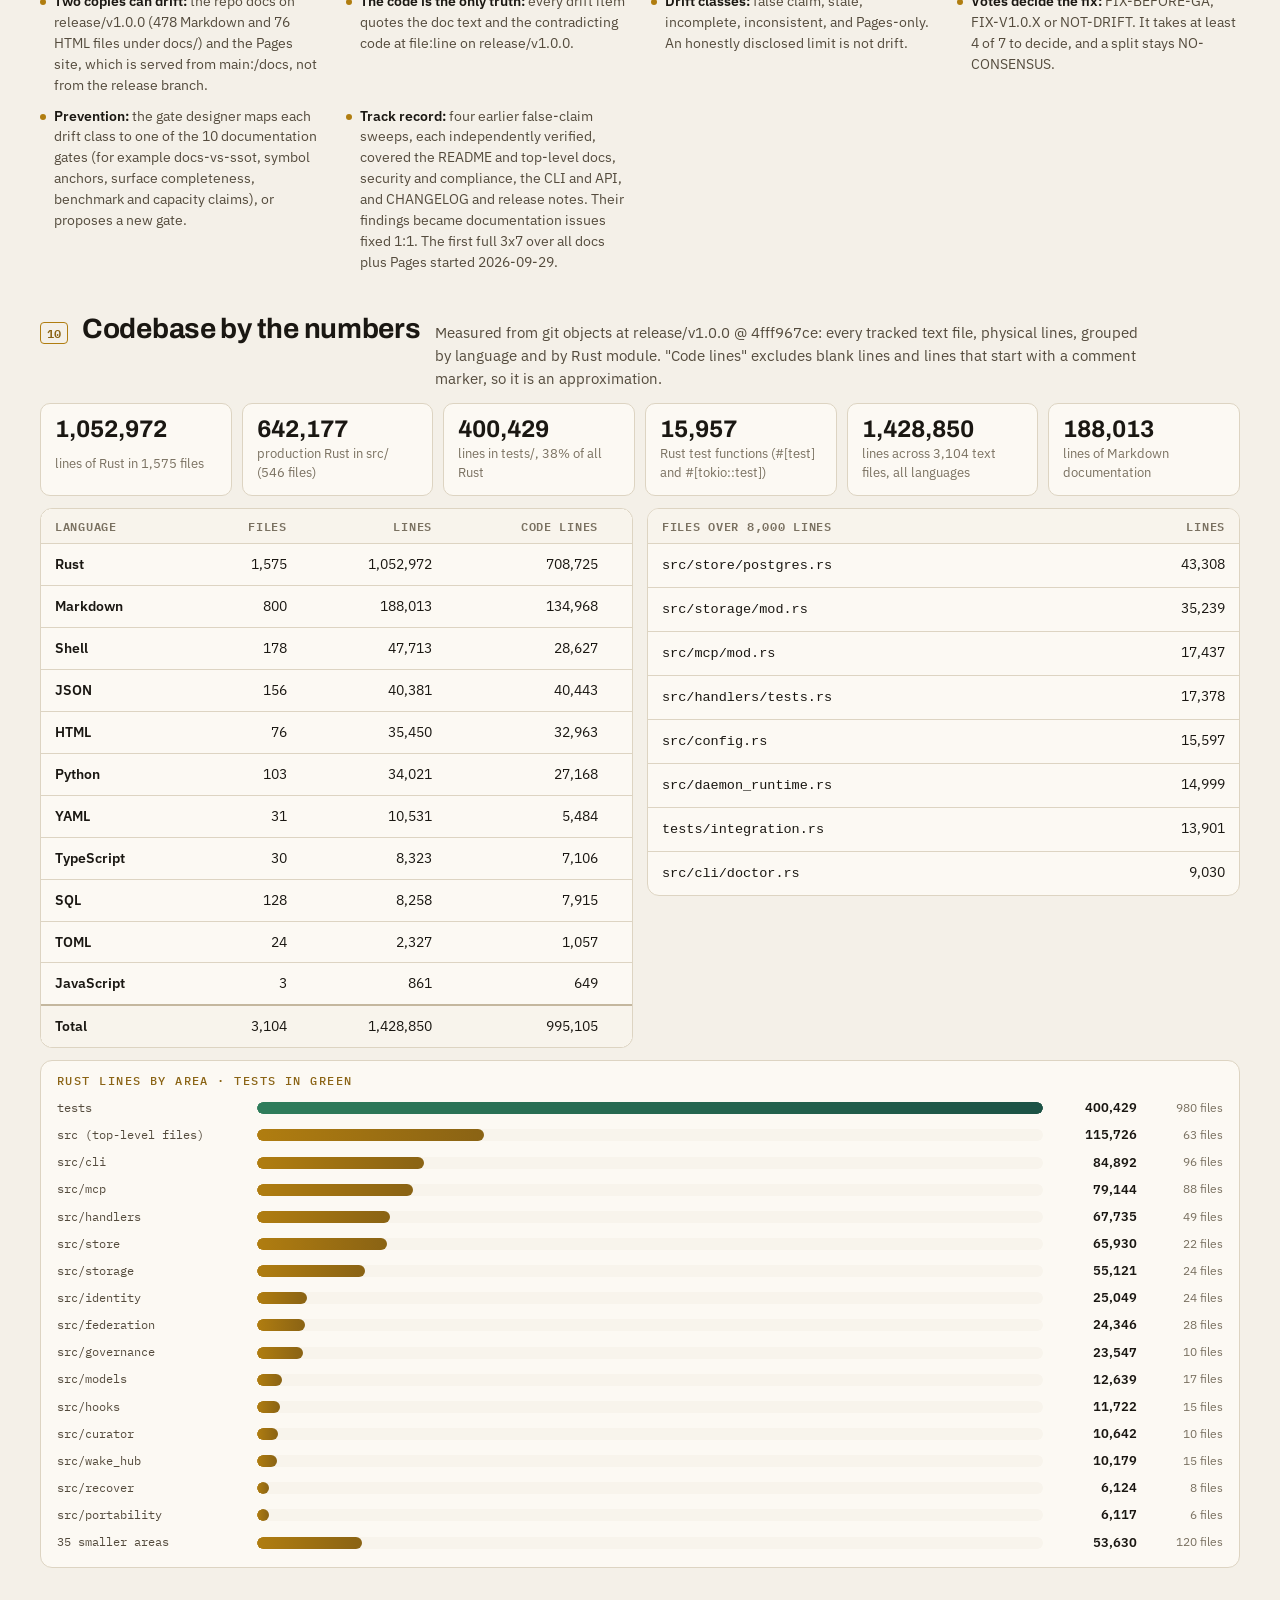
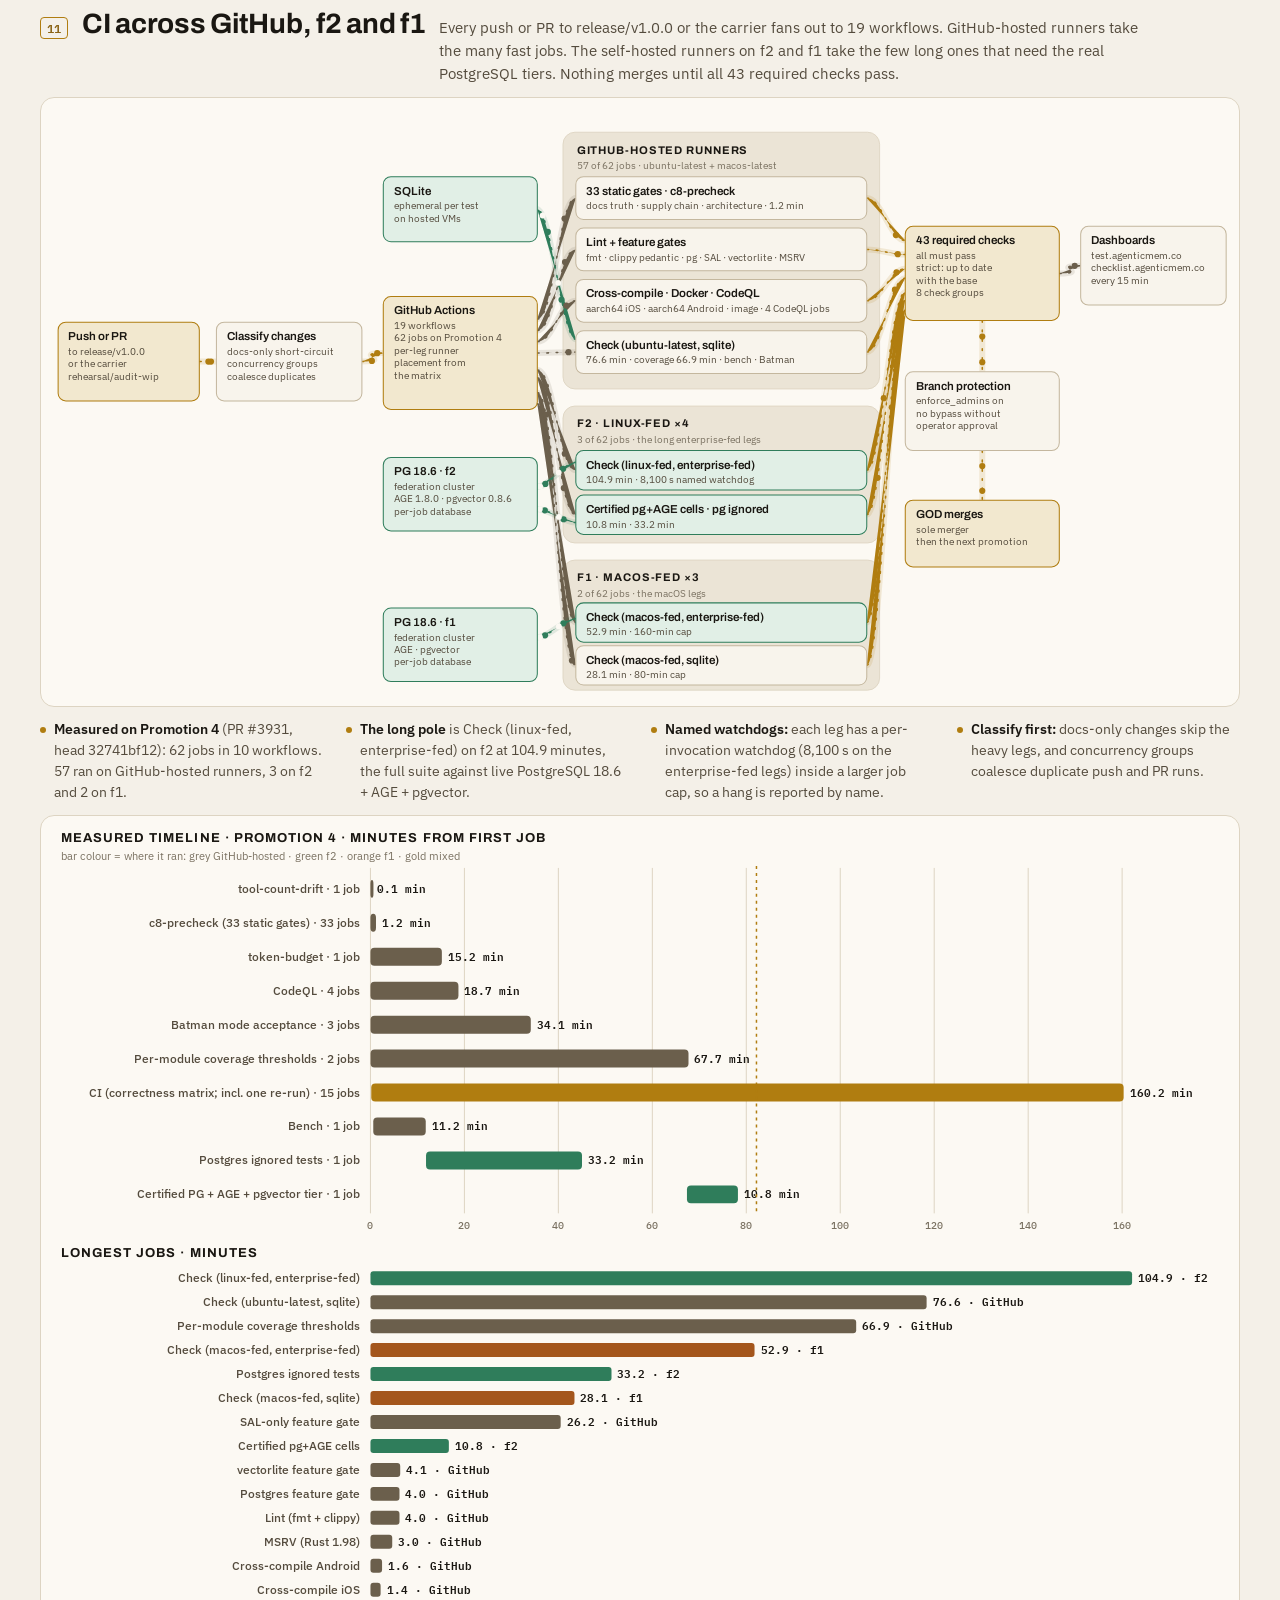
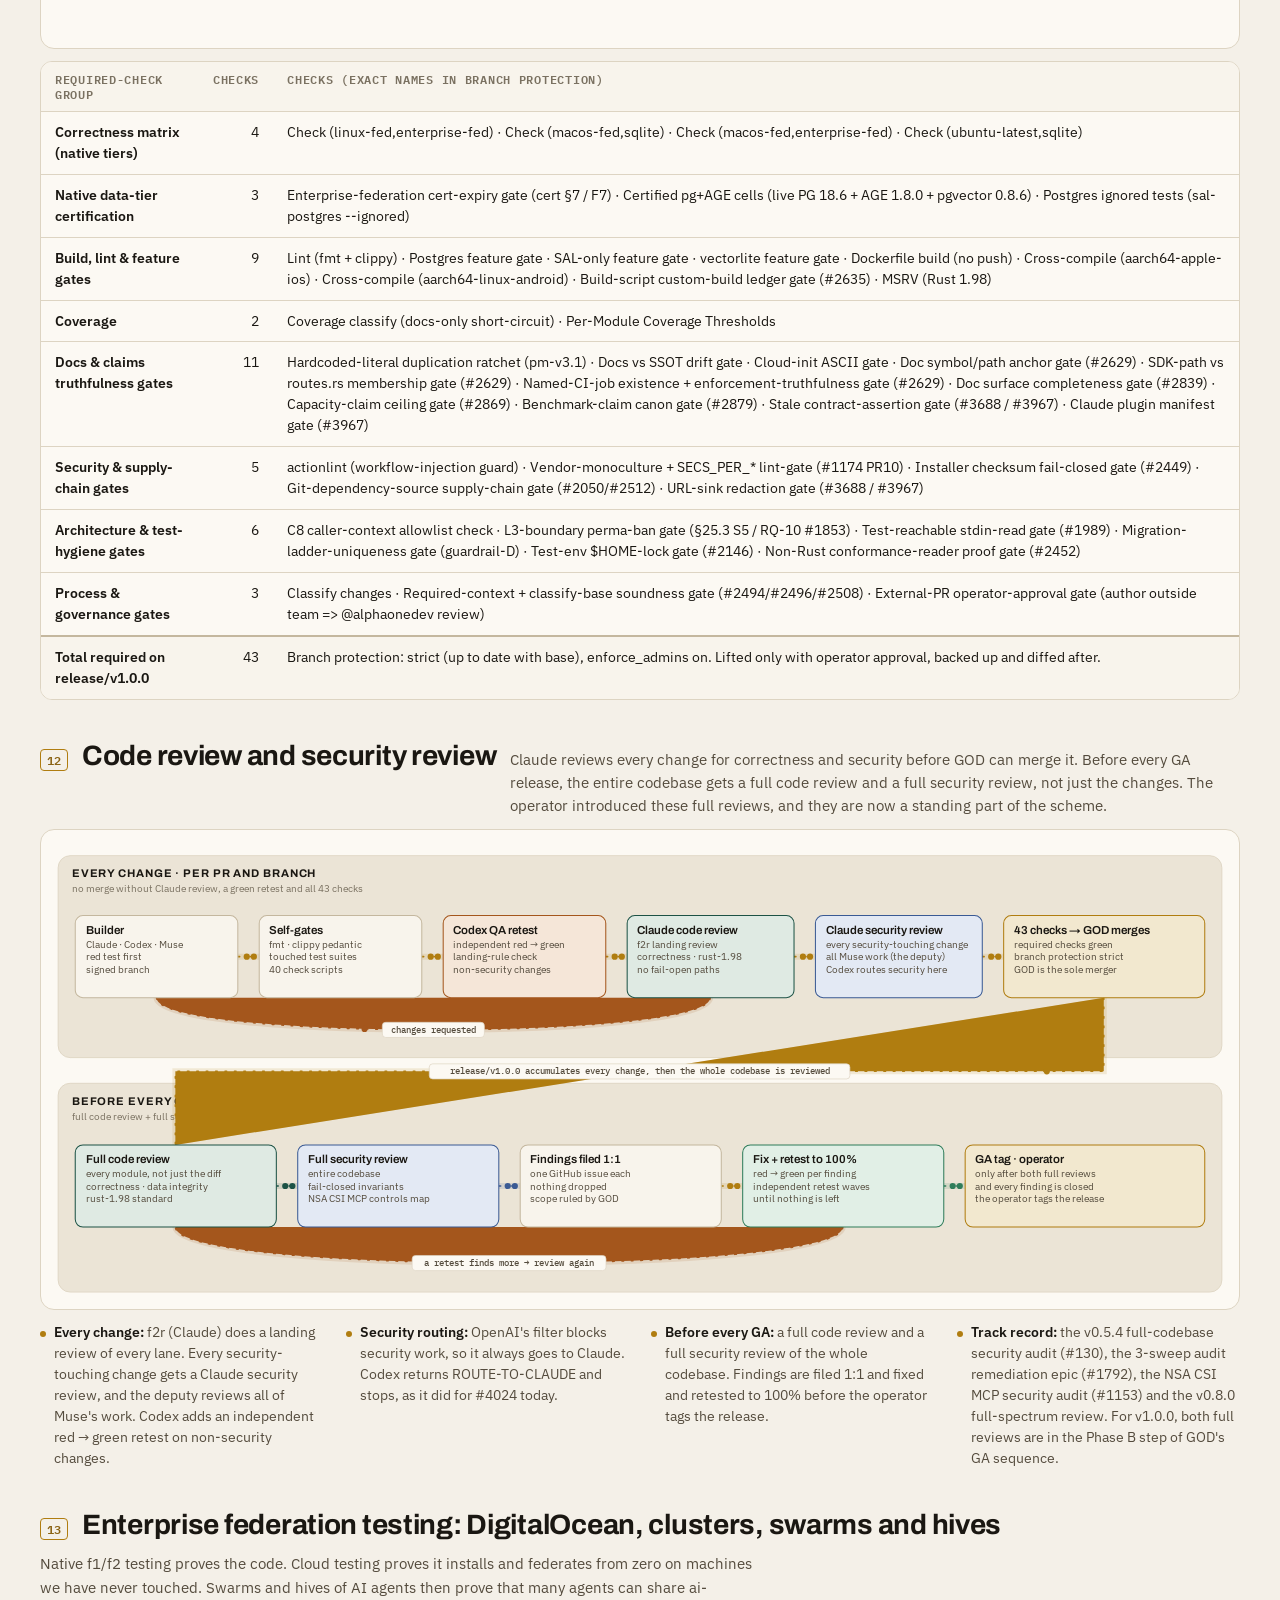
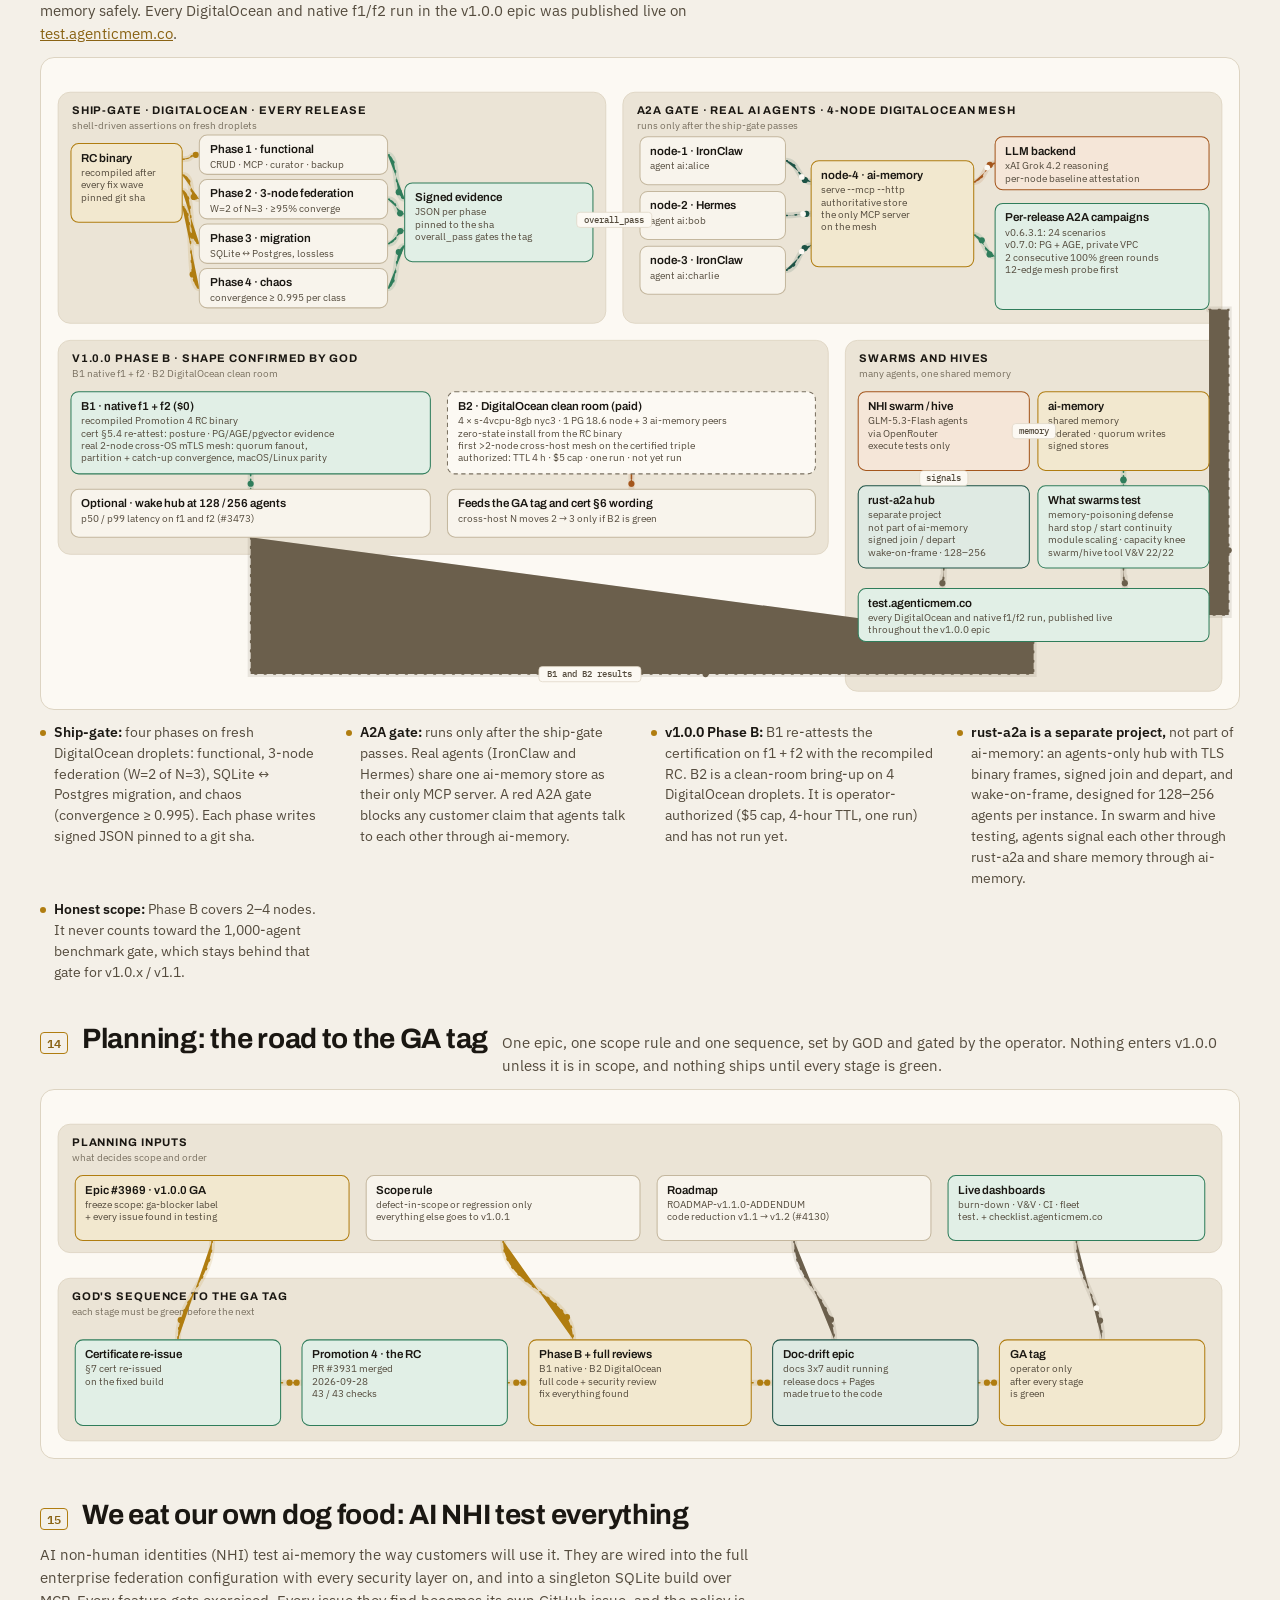
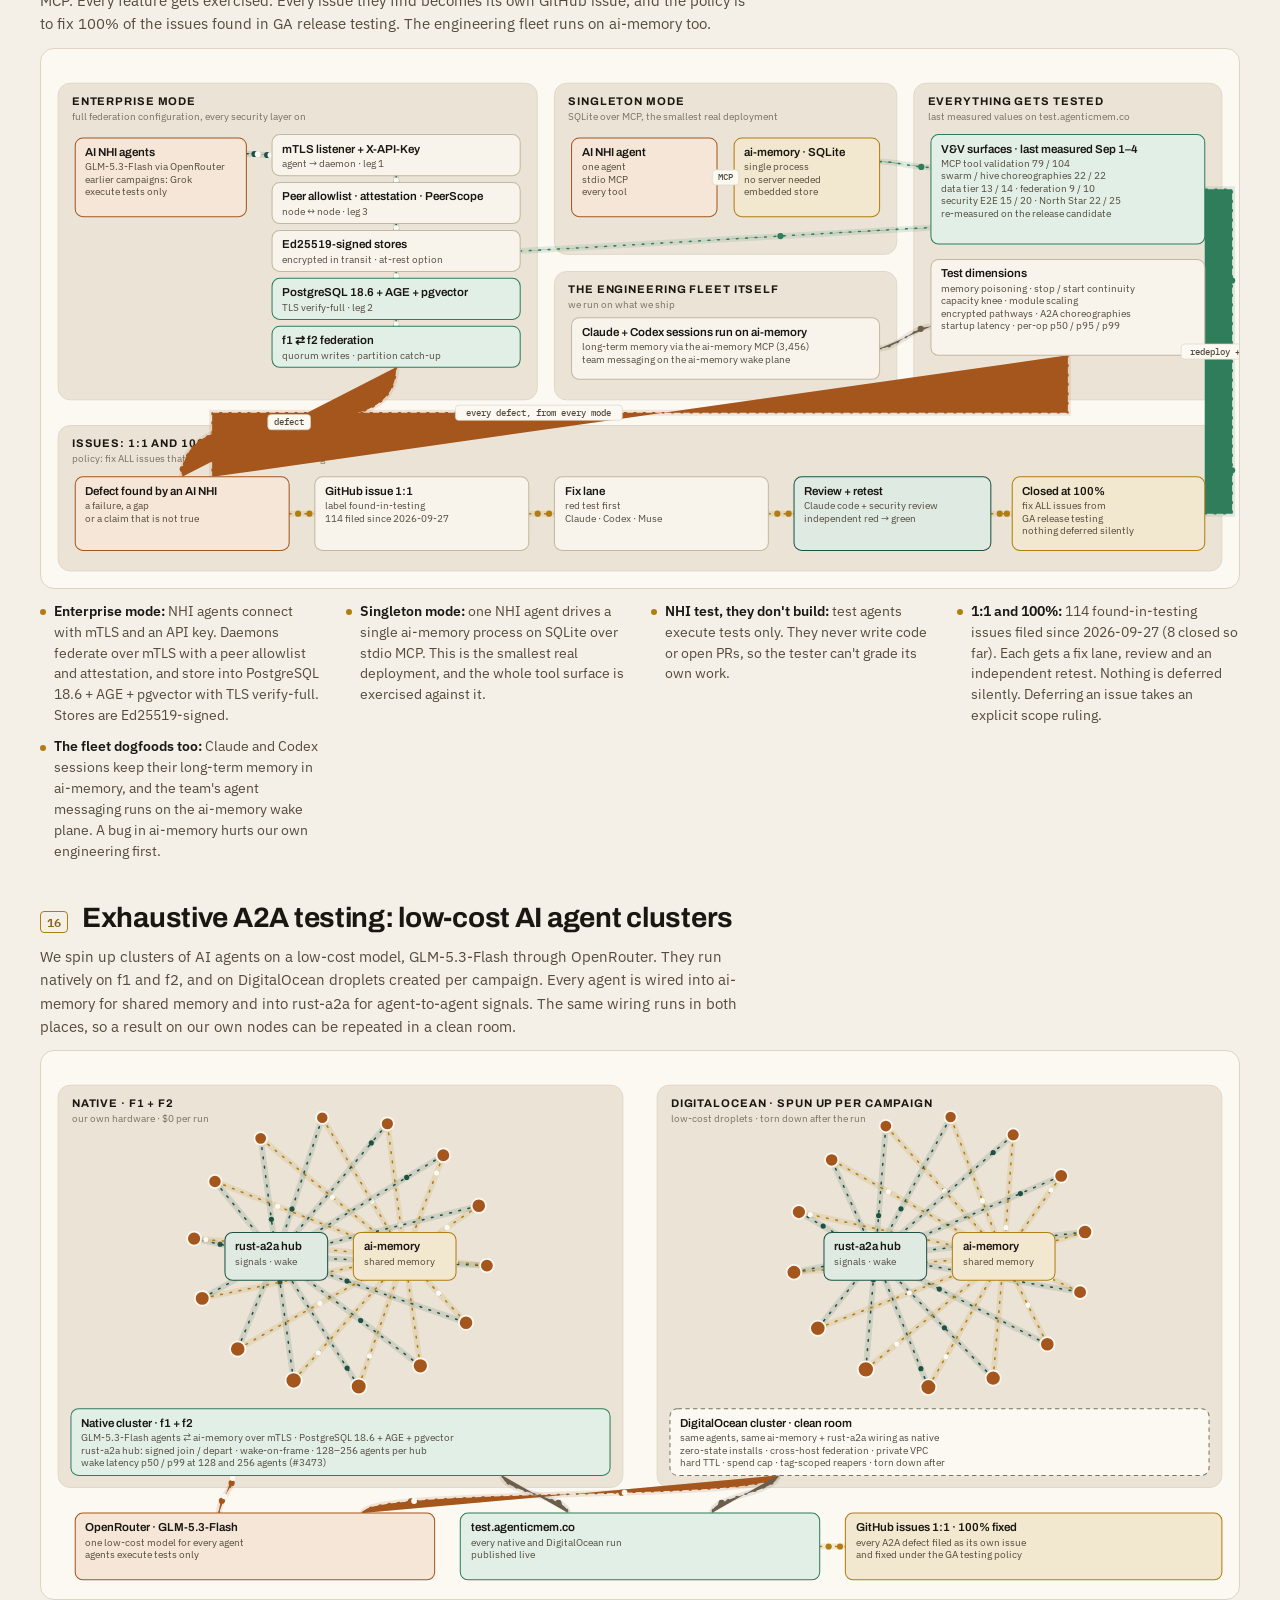
<file: engineering-scheme.html>
<!doctype html>
<html lang="en">
<head>
<meta charset="utf-8">
<meta name="viewport" content="width=device-width, initial-scale=1, viewport-fit=cover">
<title>ai-memory Engineering Scheme</title>
<meta name="description" content="The ai-memory project engineering and development scheme: animated diagrams of the fleet on f1 and f2, native data tiers, federation, the ai-memory wake plane, TypeSafe Jev triage, the release loop and the adversarial voting waves used to make engineering decisions.">
<link rel="icon" type="image/svg+xml" href="/favicon.svg">

<link rel="preconnect" href="https://fonts.googleapis.com">
<link rel="preconnect" href="https://fonts.gstatic.com" crossorigin>
<link rel="stylesheet" href="https://fonts.googleapis.com/css2?family=Archivo:wght@500;600;700;800&family=IBM+Plex+Mono:wght@400;500&family=IBM+Plex+Sans:wght@400;500;600&display=swap">
<style>
:root{
  --bg:#f4f0e8;--bg2:#ebe4d6;--panel:#fcf9f3;--raise:#f8f4ec;
  --ink:#1a1712;--ink-mid:#544b3d;--ink-soft:#7a7161;
  --line:#ddd4c2;--line-strong:#c4b79e;
  --accent:#b07d10;--accent-deep:#8a6314;--accent-soft:#f2e8cf;
  --teal:#1c5245;--teal-soft:#dfeae3;
  --good:#2f7d5b;--good-soft:#e1efe6;
  --jev:#3a5a94;--jev-soft:#e3e9f4;
  --api:#a4561c;--api-soft:#f5e6d8;
  --ci:#6b5f4c;
  --disp:"Archivo","Helvetica Neue",Arial,sans-serif;
  --sans:"IBM Plex Sans","Helvetica Neue",Arial,sans-serif;
  --mono:"IBM Plex Mono",ui-monospace,Menlo,Consolas,monospace;
}
@media (prefers-color-scheme:dark){:root:not([data-theme="light"]){
  color-scheme:dark;
  --bg:#0c0b08;--bg2:#12110c;--panel:#15130e;--raise:#1b1912;
  --ink:#f3eee3;--ink-mid:#cbc1af;--ink-soft:#9b917f;
  --line:#2e2a20;--line-strong:#4a4334;
  --accent:#e3ad33;--accent-deep:#f0c35a;--accent-soft:#2a2211;
  --teal:#5a9f8c;--teal-soft:#122420;
  --good:#4cba86;--good-soft:#10241a;
  --jev:#8aa8e2;--jev-soft:#151c2b;
  --api:#e3915a;--api-soft:#2a1a0f;
  --ci:#b6aa92;
}}
:root[data-theme="dark"]{
  color-scheme:dark;
  --bg:#0c0b08;--bg2:#12110c;--panel:#15130e;--raise:#1b1912;
  --ink:#f3eee3;--ink-mid:#cbc1af;--ink-soft:#9b917f;
  --line:#2e2a20;--line-strong:#4a4334;
  --accent:#e3ad33;--accent-deep:#f0c35a;--accent-soft:#2a2211;
  --teal:#5a9f8c;--teal-soft:#122420;
  --good:#4cba86;--good-soft:#10241a;
  --jev:#8aa8e2;--jev-soft:#151c2b;
  --api:#e3915a;--api-soft:#2a1a0f;
  --ci:#b6aa92;
}
*{box-sizing:border-box}
body{background:var(--bg);color:var(--ink);font:15px/1.55 var(--sans);margin:0}
.wrap{max-width:1240px;margin:0 auto;padding-inline:20px;padding-block:28px 64px}
a{color:var(--accent-deep)}
h1,h2,h3{font-family:var(--disp);text-wrap:balance;margin:0}
.eyebrow{font:500 12px/1 var(--mono);letter-spacing:.12em;text-transform:uppercase;color:var(--accent-deep)}
header.top{display:grid;gap:14px;padding-bottom:22px;border-bottom:1px solid var(--line)}
header.top h1{font-size:clamp(30px,5vw,50px);font-weight:800;letter-spacing:-.02em;line-height:1.02}
header.top p{max-width:72ch;margin:0;color:var(--ink-mid)}
.kpis{display:grid;grid-template-columns:repeat(auto-fit,minmax(170px,1fr));gap:1px;background:var(--line);border:1px solid var(--line);border-radius:10px;overflow:hidden;margin-top:6px}
.kpi{background:var(--panel);padding:12px 14px;display:grid;gap:2px}
.kpi b{font:700 22px/1.1 var(--disp);font-variant-numeric:tabular-nums}
.kpi span{font-size:12.5px;color:var(--ink-soft)}
nav.toc{position:sticky;top:env(safe-area-inset-top,0px);z-index:5;background:color-mix(in srgb,var(--bg) 92%,transparent);backdrop-filter:blur(6px);border-bottom:1px solid var(--line);margin-inline:-20px;padding:10px 20px;display:flex;flex-wrap:wrap;gap:6px 8px;align-items:center}
nav.toc a{font:500 12.5px/1 var(--sans);text-decoration:none;color:var(--ink-mid);padding:7px 10px;border-radius:999px;border:1px solid var(--line);background:var(--panel)}
nav.toc a:hover,nav.toc a:focus-visible{border-color:var(--accent);color:var(--ink)}
nav.toc button{margin-left:auto;font:600 12.5px/1 var(--sans);padding:7px 12px;border-radius:999px;border:1px solid var(--accent);background:var(--accent-soft);color:var(--ink);cursor:pointer}
:focus-visible{outline:2px solid var(--accent);outline-offset:2px}
.legend{display:flex;flex-wrap:wrap;gap:8px 18px;padding:14px 0 4px;font-size:12.5px;color:var(--ink-mid)}
.legend i{display:inline-block;width:22px;height:3px;border-radius:2px;vertical-align:middle;margin-right:6px}
.legend .dot{width:9px;height:9px;border-radius:50%}
.legend .ring{width:9px;height:9px;border-radius:50%;background:transparent!important;border:2px solid var(--ink-mid)}
section.dia{margin-top:34px;display:grid;gap:12px}
.dhead{display:flex;flex-wrap:wrap;align-items:baseline;gap:6px 14px}
.dhead .num{font:600 12px/1 var(--mono);color:var(--accent-deep);border:1px solid var(--accent);border-radius:4px;padding:4px 6px}
.dhead h2{font-size:clamp(21px,3vw,28px);font-weight:700;letter-spacing:-.01em}
.dhead p{flex-basis:100%;margin:0;color:var(--ink-mid);max-width:80ch}
.canvas{background:var(--panel);border:1px solid var(--line);border-radius:14px;overflow-x:auto;-webkit-overflow-scrolling:touch}
.canvas svg{display:block;width:100%;min-width:900px;height:auto}
.notes{display:grid;grid-template-columns:repeat(auto-fit,minmax(250px,1fr));gap:10px 22px;margin:0;padding:0;list-style:none;font-size:13.5px;color:var(--ink-mid)}
.notes li{padding-left:14px;position:relative}
.notes li::before{content:"";position:absolute;left:0;top:.62em;width:6px;height:6px;border-radius:50%;background:var(--accent)}
.notes b{color:var(--ink);font-weight:600}
/* svg */
svg text{font-family:var(--sans)}
.g-box{fill:var(--bg2);stroke:var(--line);stroke-width:1}
.g-lab{font:700 13px var(--disp);letter-spacing:.08em;text-transform:uppercase;fill:var(--ink)}
.g-sub{font:400 11.5px var(--sans);fill:var(--ink-soft)}
.node rect{fill:var(--raise);stroke:var(--line-strong);stroke-width:1.2}
.node .nt{font:600 13.5px var(--disp);fill:var(--ink)}
.node .ns{font:400 11.2px var(--sans);fill:var(--ink-mid)}
.node .nb{font:500 10.5px var(--mono);fill:var(--ink-soft)}
.node.gold rect{fill:var(--accent-soft);stroke:var(--accent)}
.node.teal rect{fill:var(--teal-soft);stroke:var(--teal)}
.node.data rect{fill:var(--good-soft);stroke:var(--good)}
.node.jev rect{fill:var(--jev-soft);stroke:var(--jev)}
.node.api rect{fill:var(--api-soft);stroke:var(--api)}
.node.pend rect{fill:var(--panel);stroke:var(--ink-soft);stroke-dasharray:5 4}
.node{cursor:default;transition:opacity .2s}
.node:focus{outline:none}.node:focus rect{stroke-width:2.4}
.wire{fill:none;stroke-width:7;stroke-linecap:round;opacity:.13}
.flow{fill:none;stroke-width:1.8;stroke-dasharray:2 9;stroke-linecap:round;animation:dash 1s linear infinite}
.edge.pending .flow{stroke-dasharray:6 6;animation-duration:2.4s}
@keyframes dash{to{stroke-dashoffset:-11}}
.edge{transition:opacity .2s}
.elab rect{fill:var(--panel);stroke:var(--line);stroke-width:.8}
.elab text{font:500 10.5px var(--mono);fill:var(--ink-mid)}
.c-gold{stroke:var(--accent);fill:var(--accent)}
.c-teal{stroke:var(--teal);fill:var(--teal)}
.c-data{stroke:var(--good);fill:var(--good)}
.c-jev{stroke:var(--jev);fill:var(--jev)}
.c-api{stroke:var(--api);fill:var(--api)}
.c-ci{stroke:var(--ci);fill:var(--ci)}
.pk{stroke:none}
.pk.rev{fill:var(--panel)!important;stroke-width:2}
svg.focus .edge:not(.hot),svg.focus .pkg:not(.hot){opacity:.12}
svg.focus .node:not(.hot){opacity:.45}
.still .flow{animation:none}
/* tables */
.tbl{overflow-x:auto;border:1px solid var(--line);border-radius:12px;background:var(--panel)}
table{border-collapse:collapse;width:100%;min-width:680px;font-size:13.5px}
th,td{text-align:left;vertical-align:top;padding:10px 14px;border-bottom:1px solid var(--line)}
th{font:600 12px/1.2 var(--mono);letter-spacing:.06em;text-transform:uppercase;color:var(--ink-soft);background:var(--raise)}
tr:last-child td{border-bottom:0}
td b{font-weight:600}
.pill{display:inline-block;font:600 11px/1 var(--mono);padding:4px 7px;border-radius:999px;white-space:nowrap}
.pill.ok{background:var(--good-soft);color:var(--good);border:1px solid var(--good)}
.pill.todo{background:var(--accent-soft);color:var(--accent-deep);border:1px solid var(--accent)}
.pill.na{background:var(--raise);color:var(--ink-soft);border:1px solid var(--line-strong)}
ul.plain{margin:0;padding-left:18px}ul.plain li{margin:2px 0}
footer{margin-top:40px;padding-top:16px;border-top:1px solid var(--line);font-size:12.5px;color:var(--ink-soft);display:grid;gap:6px}
@media (max-width:560px){nav.toc button{margin-left:0}}

.n{text-align:right;font-variant-numeric:tabular-nums;white-space:nowrap}
tr.tot td{border-top:2px solid var(--line-strong);background:var(--raise)}
.stats{display:grid;grid-template-columns:repeat(auto-fit,minmax(180px,1fr));gap:10px}
.stat{background:var(--panel);border:1px solid var(--line);border-radius:10px;padding:12px 14px;display:grid;gap:2px}
.stat b{font:700 24px/1.1 var(--disp);font-variant-numeric:tabular-nums}.stat span{font-size:12.5px;color:var(--ink-soft)}
.bars{background:var(--panel);border:1px solid var(--line);border-radius:12px;padding:14px 16px;display:grid;gap:7px}
.bar{display:grid;grid-template-columns:minmax(120px,190px) 1fr 84px 76px;gap:10px;align-items:center;font-size:13px}
.bl{font-family:var(--mono);font-size:12px;color:var(--ink-mid);overflow:hidden;text-overflow:ellipsis;white-space:nowrap}
.bt{height:12px;background:var(--raise);border-radius:6px;overflow:hidden}
.bt i{display:block;height:100%;width:var(--w);background:linear-gradient(90deg,var(--accent),var(--accent-deep));border-radius:6px;transform-origin:left;animation:grow 1.1s cubic-bezier(.2,.8,.2,1) both}
.bt i.bt-test{background:linear-gradient(90deg,var(--good),var(--teal))}
.bv{text-align:right;font-variant-numeric:tabular-nums;font-weight:600}.bf{color:var(--ink-soft);font-size:12px;text-align:right}
@keyframes grow{from{transform:scaleX(0)}to{transform:scaleX(1)}}
.still .bt i{animation:none}
@media (max-width:560px){.bar{grid-template-columns:110px 1fr 70px}.bf{display:none}}
.two{display:grid;grid-template-columns:repeat(auto-fit,minmax(320px,1fr));gap:14px;align-items:start}
.tl-lab{font:500 12px var(--sans);fill:var(--ink-mid)}.tl-ax{font:500 10.5px var(--mono);fill:var(--ink-soft)}
.tl-grid{stroke:var(--line);stroke-width:1}.tl-dur{font:600 11px var(--mono);fill:var(--ink)}
.k-gh{fill:var(--ci)}.k-f2{fill:var(--good)}.k-f1{fill:var(--api)}.k-mix{fill:var(--accent)}
.tl-scan{stroke:var(--accent);stroke-width:1.5;stroke-dasharray:3 4}
.agent{fill:var(--api);stroke:var(--panel);stroke-width:2}
.agent-core{fill:var(--panel)}
.toplinks{margin:0;font-size:13.5px;color:var(--ink-soft)}.toplinks a{font-weight:600}
</style>
</head>
<body>

<div class="wrap">
<header class="top">
  <div class="eyebrow">ai-memory + AgenticMem · one engineering &amp; development scheme · v1.0.0 GA · epic #3969 · AlphaOne LLC</div>
  <h1>ai-memory Engineering &amp; Development Scheme</h1>
  <p class="toplinks"><a href="https://www.agenticmem.co/">AgenticMem</a> · <a href="https://alphaonedev.github.io/ai-memory-mcp/">ai-memory on GitHub Pages</a> · <a href="https://github.com/alphaonedev/ai-memory-mcp">Source</a> · <a href="https://test.agenticmem.co/">Live acceptance campaign</a> · <a href="https://checklist.agenticmem.co/">GA burn-down</a></p>
  <p>The open-source ai-memory project and AgenticMem, its commercial support vehicle, are built by one team under one engineering scheme. This page is that scheme. It covers the full spectrum of how ai-memory is engineered: planning, development, testing, code and security review, documentation and decision-making. The release is built, tested and landed across two nodes. f1 runs macOS and f2 runs Linux. Each runs a native enterprise-federation data tier (PostgreSQL 18.6 with Apache AGE and pgvector) for CI and acceptance testing. Agents coordinate over ai-memory's own wake plane, and TypeSafe Jev triages the deputy's inbox. Decisions are made by waves of independent AI agents that assess, attack and vote, and a script, not a model, counts the votes. The goal of all of it is to make the best engineering decisions. Every line below is data moving: hover over or tab to a box to trace its links.</p>
  <div class="kpis">
    <div class="kpi"><b>2 nodes</b><span>f1 macOS · f2 Linux</span></div>
    <div class="kpi"><b>7 runners</b><span>self-hosted CI: 4 on f2, 3 on f1</span></div>
    <div class="kpi"><b>43</b><span>required checks on release/v1.0.0</span></div>
    <div class="kpi"><b>PG 18.6</b><span>AGE 1.8.0 · pgvector 0.8.6 on both nodes</span></div>
    <div class="kpi"><b>10</b><span>Codex workers (GPT-6 Astra @ high): 4 on f1, 6 on f2</span></div>
    <div class="kpi"><b>~200 ms</b><span>one Jev call triages a whole inbox batch</span></div>
    <div class="kpi"><b>≥4 of 7</b><span>votes needed to decide in a 3x7 (≥2 of 3 in a 3x3)</span></div>
  </div>
</header>

<nav class="toc" aria-label="Diagrams">
  <a href="#fleet">1 Fleet map</a>
  <a href="#tiers">2 Data tiers &amp; CI</a>
  <a href="#fed">3 Federation fabric</a>
  <a href="#a2a">4 Agent comms</a>
  <a href="#jev">5 Jev triage</a>
  <a href="#loop">6 Release loop</a>
  <a href="#decide">7 Decision engine</a>
  <a href="#waves">8 Decision programs</a>
  <a href="#docs">9 Docs fidelity</a>
  <a href="#loc">10 Code metrics</a>
  <a href="#ci">11 CI</a>
  <a href="#review">12 Code &amp; security review</a>
  <a href="#cloud">13 Cloud &amp; swarm testing</a>
  <a href="#plan">14 Road to GA</a>
  <a href="#dogfood">15 Dogfooding</a>
  <a href="#a2atest">16 A2A clusters</a>
  <button id="motion" type="button" aria-pressed="false">Pause motion</button>
</nav>

<div class="legend" aria-label="Flow legend">
  <span><i style="background:var(--accent)"></i>code, branches, merges</span>
  <span><i style="background:var(--teal)"></i>agent messages (ai-memory wake plane)</span>
  <span><i style="background:var(--good)"></i>data-tier traffic</span>
  <span><i style="background:var(--jev)"></i>TypeSafe Jev</span>
  <span><i style="background:var(--api)"></i>model and cloud APIs</span>
  <span><i style="background:var(--ci)"></i>CI and telemetry</span>
  <span><i class="dot" style="background:var(--ink-mid)"></i>forward packet</span>
  <span><i class="ring"></i>return packet</span>
  <span><i style="background:repeating-linear-gradient(90deg,var(--ink-soft) 0 5px,transparent 5px 9px)"></i>planned, not running</span>
</div>

<section class="dia" id="fleet">
  <div class="dhead"><span class="num">01</span><h2>Fleet map</h2><p>Everything that runs, on which machine, and what each machine talks to. f2 carries the Claude panes, the team message store and the Linux CI leg. f1 carries a Codex pool, its own message store and the macOS CI legs.</p></div>
  <div class="canvas"><svg id="d1" role="img" aria-label="Fleet map of f1, f2 and external services"></svg></div>
  <ul class="notes">
    <li><b>Top bus:</b> GitHub Actions dispatches the macOS legs to f1's runners and collects results.</li>
    <li><b>Bridge:</b> f1 agents can't authenticate to , so a loop-proof relay copies each original message once.</li>
    <li><b>Cargo semaphore</b> and earlyoom keep local builds from starving CI runners, which always take priority.</li>
    <li><b>DigitalOcean Phase B</b> is authorized (cap $5, 4 droplets) and has not run yet.</li>
  </ul>
</section>

<section class="dia" id="tiers">
  <div class="dhead"><span class="num">02</span><h2>Native data tiers and the CI matrix</h2><p>Every promotion PR runs the correctness matrix against real databases. The enterprise-fed tier is always up on each node, so CI needs no container service. Each job creates its own database and drops it at cleanup.</p></div>
  <div class="canvas"><svg id="d2" role="img" aria-label="CI legs mapped to SQLite and PostgreSQL data tiers on f1 and f2"></svg></div>
  <ul class="notes">
    <li><b>Per-leg placement:</b> only legs that need the native tier run self-hosted. The Linux SQLite leg runs on GitHub-hosted runners.</li>
    <li><b>Named watchdogs</b> fire before the job cap, so a hang is reported by name instead of as a silent cancel (#1492, #3140).</li>
    <li><b>Per-job isolation:</b> database names carry the run id, for example <code>ai_memory_test_ci_&lt;run&gt;_1_linux_fed_enterprise_fed</code>.</li>
  </ul>
</section>

<section class="dia" id="fed">
  <div class="dhead"><span class="num">03</span><h2>Enterprise federation test fabric</h2><p>The acceptance swarm exercises the same shape customers deploy: agents talk to an ai-memory daemon, the daemon stores into PostgreSQL, and daemons federate node to node. All three legs are encrypted in transit.</p></div>
  <div class="canvas"><svg id="d3" role="img" aria-label="Federation fabric between f2 and f1 with three encrypted legs"></svg></div>
  <ul class="notes">
    <li><b>Leg 1:</b> agent to daemon over mTLS.</li>
    <li><b>Leg 2:</b> daemon to PostgreSQL with TLS verify-full.</li>
    <li><b>Leg 3:</b> daemon to daemon over mTLS, gated by the peer allowlist, X-API-Key and peer attestation.</li>
    <li><b>Test agents</b> (GLM-5.3-Flash through OpenRouter) execute tests only. They never write code or open PRs.</li>
  </ul>
</section>

<section class="dia" id="a2a">
  <div class="dhead"><span class="num">04</span><h2>Agent comms plane (ai-memory wake plane)</h2><p>Agents never type into each other's terminals directly. They post to ai-memory's own wake plane, and a per-pane deliverer hands each message to its agent when that agent is idle. Replies take the same path back.</p></div>
  <div class="canvas"><svg id="d4" role="img" aria-label="Wake-plane message flow from agents to stores to per-pane deliverers"></svg></div>
  <ul class="notes">
    <li><b>Wake-driven:</b> deliverers block on <code>inbox --wait</code>. Nothing polls on a timer.</li>
    <li><b>Since-loops</b> skip old backlog and deduplicate, so a restart never re-floods a pane.</li>
    <li><b>Loop-proof bridge:</b> it relays only originals from the f1 Codex workers, after a sync echo once produced 976 junk messages.</li>
  </ul>
</section>

<section class="dia" id="jev">
  <div class="dhead"><span class="num">05</span><h2>TypeSafe Jev inbox triage</h2><p>Jev classifies each batch of new messages as action, status or noise in one call. Claude spends tokens only on what needs a decision. Jev only routes messages. It never decides correctness, security or merges, and it never sees secrets.</p></div>
  <div class="canvas"><svg id="d5" role="img" aria-label="Jev triage pipeline from inbox to the deputy"></svg></div>
  <ul class="notes">
    <li><b>Deterministic first:</b> known false alarms are dropped by a rule before any model call.</li>
    <li><b>Fail-safe:</b> if Jev errors or times out, every message is delivered. Nothing is lost.</li>
    <li><b>Measured:</b> 206 ms for 475 tokens (self-test) and 195 ms for 655 tokens (live triage), 2 questions each. Every call is logged to a usage ledger.</li>
    <li><b>Shared client</b> a shared Jev client for other agents: routing, CI-failure class, dedup and rubric pre-scores.</li>
  </ul>
</section>

<section class="dia" id="loop">
  <div class="dhead"><span class="num">06</span><h2>From defect to release, and back</h2><p>Every issue found in testing gets its own GitHub issue, a builder lane, independent review, a merge by GOD and a retest on the native tiers. New findings start the loop again.</p></div>
  <div class="canvas"><svg id="d6" role="img" aria-label="Release loop from found-in-testing issue to release and retest"></svg></div>
</section>


<section class="dia" id="decide">
  <div class="dhead"><span class="num">07</span><h2>How we decide: adversarial voting waves</h2><p>Every consequential decision goes through waves of independent agents with one end state: making the best engineering decisions, measured against the North Star of data integrity, security, performance and reliability. One wave assesses, the next tries to break every claim, and the last votes. A script counts the votes, so no single model can overrule the panel.</p></div>
  <div class="canvas"><svg id="d7" role="img" aria-label="The 3x7 decision pipeline: evidence, 7 assessors, merge, 7 critics, 7 voters, mechanical tally, binding synthesis"></svg></div>
  <ul class="notes">
    <li><b>Independent:</b> each agent is a separate Codex session (GPT-6 Astra @ high). Voters never see each other's ballots.</li>
    <li><b>Adversarial:</b> the attack wave defaults to skepticism. It marks every claim KEEP, MODIFY or KILL, with evidence.</li>
    <li><b>Evidence only:</b> claims cite file:line at a pinned sha, found through CodeGraph. Anything that can be measured is measured.</li>
    <li><b>Mechanical tally:</b> the vote count is binding on the synthesis. A split vote is published as NO-CONSENSUS and never rounded up.</li>
    <li><b>Humans keep authority:</b> a vote authorizes nothing new. Dependencies, spend, merges and the GA tag stay with the operator and GOD.</li>
    <li><b>Security routing:</b> security-sensitive analysis runs on Claude, because OpenAI's filter blocks that content.</li>
  </ul>
  <div class="tbl"><table>
    <thead><tr><th>Scheme</th><th>Waves and agents</th><th>Decision rule</th><th>Used for</th><th>Runs published on release/v1.0.0</th></tr></thead>
    <tbody>
      <tr><td><b>1x3</b></td><td>3 independent assessors</td><td>≥2 of 3</td><td>A quick adopt or reject on one narrow question</td><td>BAML and PAW assessments (2026-09-19)</td></tr>
      <tr><td><b>3x3</b></td><td>3 assess → 3 attack → 3 vote → synthesis · 10 agent runs</td><td>≥2 of 3, counted by script</td><td>Focused audits with a clear scope</td><td>OpenViking code-level comparison, US agent-memory market audit (2026-09-27); code-reduction plan #4130; #3949 adversarial audit</td></tr>
      <tr><td><b>3x7</b></td><td>12 evidence dossiers → 7 assess → merge → 7 attack → 7 vote → synthesis → publish · 36 agent runs</td><td>≥4 of 7, counted by script</td><td>High-stakes, many-sided decisions</td><td>Competitor assessment #4055 (2026-09-27), boids emergence (2026-09-23), 3x7 adjudication, Grok dogfood full-spectrum</td></tr>
      <tr><td><b>11- and 21-agent votes</b></td><td>One wide panel of 11 or 21 independent agents</td><td>Majority of the panel</td><td>Direction-setting questions that need many independent viewpoints</td><td>Red Queen 11- and 21-agent votes, corpus completeness (21 agents)</td></tr>
      <tr><td><b>Documentation 3x7</b></td><td>7 doc lenses → 7 critics → 7 voters → drift register · 22 agent runs</td><td>≥4 of 7 per drift item</td><td>Keeping every doc and the GitHub Pages site true to the code</td><td>First full run in progress (started 2026-09-29), see section 09</td></tr>
      <tr><td><b>Chained programs</b></td><td>Several 3x7 and 3x3 runs in sequence, each feeding the next</td><td>Each stage's tally is binding on the next</td><td>End-to-end programs where one decision shapes the next</td><td>#4055: 3x7 → two 3x3s → advantage register → ROADMAP-v1.1.0-ADDENDUM</td></tr>
      <tr><td><b>Retest waves</b></td><td>An independent red → green retest after every fix round, until one comes back clean</td><td>100% green, with every gap filed 1:1</td><td>Fixes for issues found in testing</td><td>MCP lane R10 → R10b → R10c → R10d</td></tr>
    </tbody>
  </table></div>
</section>

<section class="dia" id="waves">
  <div class="dhead"><span class="num">08</span><h2>Decision programs and retest waves</h2><p>Bigger questions chain several voting runs, so each run starts from a decision the previous one made. Fixes go through repeated retest waves until an independent tester finds nothing left.</p></div>
  <div class="canvas"><svg id="d8" role="img" aria-label="Chained decision program for #4055 and the MCP retest waves"></svg></div>
</section>


<section class="dia" id="docs">
  <div class="dhead"><span class="num">09</span><h2>Documentation fidelity: the 3x7 drift audit</h2><p>Documentation is part of the product. Every shipped statement in the repo docs and on the GitHub Pages site must be true against the code. The 3x7 drift audit finds where docs and code disagree and votes on what to fix before GA. CI gates then stop each class of drift from coming back.</p></div>
  <div class="canvas"><svg id="d9" role="img" aria-label="The 3x7 documentation drift audit from sources through voting, fixes, gates and republishing"></svg></div>
  <ul class="notes">
    <li><b>Two copies can drift:</b> the repo docs on release/v1.0.0 (478 Markdown and 76 HTML files under docs/) and the Pages site, which is served from main:/docs, not from the release branch.</li>
    <li><b>The code is the only truth:</b> every drift item quotes the doc text and the contradicting code at file:line on release/v1.0.0.</li>
    <li><b>Drift classes:</b> false claim, stale, incomplete, inconsistent, and Pages-only. An honestly disclosed limit is not drift.</li>
    <li><b>Votes decide the fix:</b> FIX-BEFORE-GA, FIX-V1.0.X or NOT-DRIFT. It takes at least 4 of 7 to decide, and a split stays NO-CONSENSUS.</li>
    <li><b>Prevention:</b> the gate designer maps each drift class to one of the 10 documentation gates (for example docs-vs-ssot, symbol anchors, surface completeness, benchmark and capacity claims), or proposes a new gate.</li>
    <li><b>Track record:</b> four earlier false-claim sweeps, each independently verified, covered the README and top-level docs, security and compliance, the CLI and API, and CHANGELOG and release notes. Their findings became documentation issues fixed 1:1. The first full 3x7 over all docs plus Pages started 2026-09-29.</li>
  </ul>
</section>


<section class="dia" id="loc">
  <div class="dhead"><span class="num">10</span><h2>Codebase by the numbers</h2><p>Measured from git objects at release/v1.0.0 @ 4fff967ce: every tracked text file, physical lines, grouped by language and by Rust module. "Code lines" excludes blank lines and lines that start with a comment marker, so it is an approximation.</p></div>
  <div class="stats">
    <div class="stat"><b>1,052,972</b><span>lines of Rust in 1,575 files</span></div>
    <div class="stat"><b>642,177</b><span>production Rust in src/ (546 files)</span></div>
    <div class="stat"><b>400,429</b><span>lines in tests/, 38% of all Rust</span></div>
    <div class="stat"><b>15,957</b><span>Rust test functions (#[test] and #[tokio::test])</span></div>
    <div class="stat"><b>1,428,850</b><span>lines across 3,104 text files, all languages</span></div>
    <div class="stat"><b>188,013</b><span>lines of Markdown documentation</span></div>
  </div>
  <div class="two">
    <div class="tbl"><table>
      <thead><tr><th>Language</th><th class="n">Files</th><th class="n">Lines</th><th class="n">Code lines</th><th class="n">Share</th></tr></thead>
      <tbody><tr><td><b>Rust</b></td><td class="n">1,575</td><td class="n">1,052,972</td><td class="n">708,725</td><td class="n">73.7%</td></tr><tr><td><b>Markdown</b></td><td class="n">800</td><td class="n">188,013</td><td class="n">134,968</td><td class="n">13.2%</td></tr><tr><td><b>Shell</b></td><td class="n">178</td><td class="n">47,713</td><td class="n">28,627</td><td class="n">3.3%</td></tr><tr><td><b>JSON</b></td><td class="n">156</td><td class="n">40,381</td><td class="n">40,443</td><td class="n">2.8%</td></tr><tr><td><b>HTML</b></td><td class="n">76</td><td class="n">35,450</td><td class="n">32,963</td><td class="n">2.5%</td></tr><tr><td><b>Python</b></td><td class="n">103</td><td class="n">34,021</td><td class="n">27,168</td><td class="n">2.4%</td></tr><tr><td><b>YAML</b></td><td class="n">31</td><td class="n">10,531</td><td class="n">5,484</td><td class="n">0.7%</td></tr><tr><td><b>TypeScript</b></td><td class="n">30</td><td class="n">8,323</td><td class="n">7,106</td><td class="n">0.6%</td></tr><tr><td><b>SQL</b></td><td class="n">128</td><td class="n">8,258</td><td class="n">7,915</td><td class="n">0.6%</td></tr><tr><td><b>TOML</b></td><td class="n">24</td><td class="n">2,327</td><td class="n">1,057</td><td class="n">0.2%</td></tr><tr><td><b>JavaScript</b></td><td class="n">3</td><td class="n">861</td><td class="n">649</td><td class="n">0.1%</td></tr><tr class="tot"><td><b>Total</b></td><td class="n">3,104</td><td class="n">1,428,850</td><td class="n">995,105</td><td class="n">100%</td></tr></tbody></table></div>
    <div class="tbl"><table style="min-width:0">
      <thead><tr><th>Files over 8,000 lines</th><th class="n">Lines</th></tr></thead>
      <tbody><tr><td><code>src/store/postgres.rs</code></td><td class="n">43,308</td></tr><tr><td><code>src/storage/mod.rs</code></td><td class="n">35,239</td></tr><tr><td><code>src/mcp/mod.rs</code></td><td class="n">17,437</td></tr><tr><td><code>src/handlers/tests.rs</code></td><td class="n">17,378</td></tr><tr><td><code>src/config.rs</code></td><td class="n">15,597</td></tr><tr><td><code>src/daemon_runtime.rs</code></td><td class="n">14,999</td></tr><tr><td><code>tests/integration.rs</code></td><td class="n">13,901</td></tr><tr><td><code>src/cli/doctor.rs</code></td><td class="n">9,030</td></tr></tbody></table></div>
  </div>
  <div class="bars" role="img" aria-label="Rust lines by module">
    <div class="eyebrow" style="margin-bottom:4px">Rust lines by area · tests in green</div>
    <div class="bar"><span class="bl">tests</span><span class="bt"><i style="--w:100.0%" class="bt-test"></i></span><span class="bv">400,429</span><span class="bf">980 files</span></div><div class="bar"><span class="bl">src (top-level files)</span><span class="bt"><i style="--w:28.9%" class=""></i></span><span class="bv">115,726</span><span class="bf">63 files</span></div><div class="bar"><span class="bl">src/cli</span><span class="bt"><i style="--w:21.2%" class=""></i></span><span class="bv">84,892</span><span class="bf">96 files</span></div><div class="bar"><span class="bl">src/mcp</span><span class="bt"><i style="--w:19.8%" class=""></i></span><span class="bv">79,144</span><span class="bf">88 files</span></div><div class="bar"><span class="bl">src/handlers</span><span class="bt"><i style="--w:16.9%" class=""></i></span><span class="bv">67,735</span><span class="bf">49 files</span></div><div class="bar"><span class="bl">src/store</span><span class="bt"><i style="--w:16.5%" class=""></i></span><span class="bv">65,930</span><span class="bf">22 files</span></div><div class="bar"><span class="bl">src/storage</span><span class="bt"><i style="--w:13.8%" class=""></i></span><span class="bv">55,121</span><span class="bf">24 files</span></div><div class="bar"><span class="bl">src/identity</span><span class="bt"><i style="--w:6.3%" class=""></i></span><span class="bv">25,049</span><span class="bf">24 files</span></div><div class="bar"><span class="bl">src/federation</span><span class="bt"><i style="--w:6.1%" class=""></i></span><span class="bv">24,346</span><span class="bf">28 files</span></div><div class="bar"><span class="bl">src/governance</span><span class="bt"><i style="--w:5.9%" class=""></i></span><span class="bv">23,547</span><span class="bf">10 files</span></div><div class="bar"><span class="bl">src/models</span><span class="bt"><i style="--w:3.2%" class=""></i></span><span class="bv">12,639</span><span class="bf">17 files</span></div><div class="bar"><span class="bl">src/hooks</span><span class="bt"><i style="--w:2.9%" class=""></i></span><span class="bv">11,722</span><span class="bf">15 files</span></div><div class="bar"><span class="bl">src/curator</span><span class="bt"><i style="--w:2.7%" class=""></i></span><span class="bv">10,642</span><span class="bf">10 files</span></div><div class="bar"><span class="bl">src/wake_hub</span><span class="bt"><i style="--w:2.5%" class=""></i></span><span class="bv">10,179</span><span class="bf">15 files</span></div><div class="bar"><span class="bl">src/recover</span><span class="bt"><i style="--w:1.5%" class=""></i></span><span class="bv">6,124</span><span class="bf">8 files</span></div><div class="bar"><span class="bl">src/portability</span><span class="bt"><i style="--w:1.5%" class=""></i></span><span class="bv">6,117</span><span class="bf">6 files</span></div><div class="bar"><span class="bl">35 smaller areas</span><span class="bt"><i style="--w:13.4%"></i></span><span class="bv">53,630</span><span class="bf">120 files</span></div>
  </div>
</section>

<section class="dia" id="ci">
  <div class="dhead"><span class="num">11</span><h2>CI across GitHub, f2 and f1</h2><p>Every push or PR to release/v1.0.0 or the carrier fans out to 19 workflows. GitHub-hosted runners take the many fast jobs. The self-hosted runners on f2 and f1 take the few long ones that need the real PostgreSQL tiers. Nothing merges until all 43 required checks pass.</p></div>
  <div class="canvas"><svg id="d10" role="img" aria-label="CI topology from trigger through GitHub-hosted, f2 and f1 runners to the 43 required checks"></svg></div>
  <ul class="notes">
    <li><b>Measured on Promotion 4</b> (PR #3931, head 32741bf12): 62 jobs in 10 workflows. 57 ran on GitHub-hosted runners, 3 on f2 and 2 on f1.</li>
    <li><b>The long pole</b> is Check (linux-fed, enterprise-fed) on f2 at 104.9 minutes, the full suite against live PostgreSQL 18.6 + AGE + pgvector.</li>
    <li><b>Named watchdogs:</b> each leg has a per-invocation watchdog (8,100 s on the enterprise-fed legs) inside a larger job cap, so a hang is reported by name.</li>
    <li><b>Classify first:</b> docs-only changes skip the heavy legs, and concurrency groups coalesce duplicate push and PR runs.</li>
  </ul>
  <div class="canvas"><svg id="d11" role="img" aria-label="Measured CI timeline for Promotion 4, per workflow and per job"></svg></div>
  <div class="tbl"><table>
    <thead><tr><th>Required-check group</th><th class="n">Checks</th><th>Checks (exact names in branch protection)</th></tr></thead>
    <tbody><tr><td><b>Correctness matrix (native tiers)</b></td><td class="n">4</td><td>Check (linux-fed,enterprise-fed) · Check (macos-fed,sqlite) · Check (macos-fed,enterprise-fed) · Check (ubuntu-latest,sqlite)</td></tr><tr><td><b>Native data-tier certification</b></td><td class="n">3</td><td>Enterprise-federation cert-expiry gate (cert §7 / F7) · Certified pg+AGE cells (live PG 18.6 + AGE 1.8.0 + pgvector 0.8.6) · Postgres ignored tests (sal-postgres --ignored)</td></tr><tr><td><b>Build, lint &amp; feature gates</b></td><td class="n">9</td><td>Lint (fmt + clippy) · Postgres feature gate · SAL-only feature gate · vectorlite feature gate · Dockerfile build (no push) · Cross-compile (aarch64-apple-ios) · Cross-compile (aarch64-linux-android) · Build-script custom-build ledger gate (#2635) · MSRV (Rust 1.98)</td></tr><tr><td><b>Coverage</b></td><td class="n">2</td><td>Coverage classify (docs-only short-circuit) · Per-Module Coverage Thresholds</td></tr><tr><td><b>Docs &amp; claims truthfulness gates</b></td><td class="n">11</td><td>Hardcoded-literal duplication ratchet (pm-v3.1) · Docs vs SSOT drift gate · Cloud-init ASCII gate · Doc symbol/path anchor gate (#2629) · SDK-path vs routes.rs membership gate (#2629) · Named-CI-job existence + enforcement-truthfulness gate (#2629) · Doc surface completeness gate (#2839) · Capacity-claim ceiling gate (#2869) · Benchmark-claim canon gate (#2879) · Stale contract-assertion gate (#3688 / #3967) · Claude plugin manifest gate (#3967)</td></tr><tr><td><b>Security &amp; supply-chain gates</b></td><td class="n">5</td><td>actionlint (workflow-injection guard) · Vendor-monoculture + SECS_PER_* lint-gate (#1174 PR10) · Installer checksum fail-closed gate (#2449) · Git-dependency-source supply-chain gate (#2050/#2512) · URL-sink redaction gate (#3688 / #3967)</td></tr><tr><td><b>Architecture &amp; test-hygiene gates</b></td><td class="n">6</td><td>C8 caller-context allowlist check · L3-boundary perma-ban gate (§25.3 S5 / RQ-10 #1853) · Test-reachable stdin-read gate (#1989) · Migration-ladder-uniqueness gate (guardrail-D) · Test-env $HOME-lock gate (#2146) · Non-Rust conformance-reader proof gate (#2452)</td></tr><tr><td><b>Process &amp; governance gates</b></td><td class="n">3</td><td>Classify changes · Required-context + classify-base soundness gate (#2494/#2496/#2508) · External-PR operator-approval gate (author outside team =&gt; @alphaonedev review)</td></tr><tr class="tot"><td><b>Total required on release/v1.0.0</b></td><td class="n">43</td><td>Branch protection: strict (up to date with base), enforce_admins on. Lifted only with operator approval, backed up and diffed after.</td></tr></tbody>
  </table></div>
</section>


<section class="dia" id="review">
  <div class="dhead"><span class="num">12</span><h2>Code review and security review</h2><p>Claude reviews every change for correctness and security before GOD can merge it. Before every GA release, the entire codebase gets a full code review and a full security review, not just the changes. The operator introduced these full reviews, and they are now a standing part of the scheme.</p></div>
  <div class="canvas"><svg id="d12" role="img" aria-label="Per-change review lane and the pre-GA full-codebase review lane"></svg></div>
  <ul class="notes">
    <li><b>Every change:</b> f2r (Claude) does a landing review of every lane. Every security-touching change gets a Claude security review, and the deputy reviews all of Muse's work. Codex adds an independent red → green retest on non-security changes.</li>
    <li><b>Security routing:</b> OpenAI's filter blocks security work, so it always goes to Claude. Codex returns ROUTE-TO-CLAUDE and stops, as it did for #4024 today.</li>
    <li><b>Before every GA:</b> a full code review and a full security review of the whole codebase. Findings are filed 1:1 and fixed and retested to 100% before the operator tags the release.</li>
    <li><b>Track record:</b> the v0.5.4 full-codebase security audit (#130), the 3-sweep audit remediation epic (#1792), the NSA CSI MCP security audit (#1153) and the v0.8.0 full-spectrum review. For v1.0.0, both full reviews are in the Phase B step of GOD's GA sequence.</li>
  </ul>
</section>

<section class="dia" id="cloud">
  <div class="dhead"><span class="num">13</span><h2>Enterprise federation testing: DigitalOcean, clusters, swarms and hives</h2><p>Native f1/f2 testing proves the code. Cloud testing proves it installs and federates from zero on machines we have never touched. Swarms and hives of AI agents then prove that many agents can share ai-memory safely. Every DigitalOcean and native f1/f2 run in the v1.0.0 epic was published live on <a href="https://test.agenticmem.co/">test.agenticmem.co</a>.</p></div>
  <div class="canvas"><svg id="d13" role="img" aria-label="Ship-gate phases, the 4-node A2A gate, v1.0.0 Phase B legs, and swarm and hive testing with ai-memory and rust-a2a"></svg></div>
  <ul class="notes">
    <li><b>Ship-gate:</b> four phases on fresh DigitalOcean droplets: functional, 3-node federation (W=2 of N=3), SQLite ↔ Postgres migration, and chaos (convergence ≥ 0.995). Each phase writes signed JSON pinned to a git sha.</li>
    <li><b>A2A gate:</b> runs only after the ship-gate passes. Real agents (IronClaw and Hermes) share one ai-memory store as their only MCP server. A red A2A gate blocks any customer claim that agents talk to each other through ai-memory.</li>
    <li><b>v1.0.0 Phase B:</b> B1 re-attests the certification on f1 + f2 with the recompiled RC. B2 is a clean-room bring-up on 4 DigitalOcean droplets. It is operator-authorized ($5 cap, 4-hour TTL, one run) and has not run yet.</li>
    <li><b>rust-a2a is a separate project,</b> not part of ai-memory: an agents-only hub with TLS binary frames, signed join and depart, and wake-on-frame, designed for 128–256 agents per instance. In swarm and hive testing, agents signal each other through rust-a2a and share memory through ai-memory.</li>
    <li><b>Honest scope:</b> Phase B covers 2–4 nodes. It never counts toward the 1,000-agent benchmark gate, which stays behind that gate for v1.0.x / v1.1.</li>
  </ul>
</section>

<section class="dia" id="plan">
  <div class="dhead"><span class="num">14</span><h2>Planning: the road to the GA tag</h2><p>One epic, one scope rule and one sequence, set by GOD and gated by the operator. Nothing enters v1.0.0 unless it is in scope, and nothing ships until every stage is green.</p></div>
  <div class="canvas"><svg id="d14" role="img" aria-label="Planning inputs and GOD's sequence to the GA tag"></svg></div>
</section>


<section class="dia" id="dogfood">
  <div class="dhead"><span class="num">15</span><h2>We eat our own dog food: AI NHI test everything</h2><p>AI non-human identities (NHI) test ai-memory the way customers will use it. They are wired into the full enterprise federation configuration with every security layer on, and into a singleton SQLite build over MCP. Every feature gets exercised. Every issue they find becomes its own GitHub issue, and the policy is to fix 100% of the issues found in GA release testing. The engineering fleet runs on ai-memory too.</p></div>
  <div class="canvas"><svg id="d15" role="img" aria-label="Dogfooding: AI NHI agents testing ai-memory in enterprise federation and singleton modes, with every issue filed 1:1 and fixed"></svg></div>
  <ul class="notes">
    <li><b>Enterprise mode:</b> NHI agents connect with mTLS and an API key. Daemons federate over mTLS with a peer allowlist and attestation, and store into PostgreSQL 18.6 + AGE + pgvector with TLS verify-full. Stores are Ed25519-signed.</li>
    <li><b>Singleton mode:</b> one NHI agent drives a single ai-memory process on SQLite over stdio MCP. This is the smallest real deployment, and the whole tool surface is exercised against it.</li>
    <li><b>NHI test, they don't build:</b> test agents execute tests only. They never write code or open PRs, so the tester can't grade its own work.</li>
    <li><b>1:1 and 100%:</b> 114 found-in-testing issues filed since 2026-09-27 (8 closed so far). Each gets a fix lane, review and an independent retest. Nothing is deferred silently. Deferring an issue takes an explicit scope ruling.</li>
    <li><b>The fleet dogfoods too:</b> Claude and Codex sessions keep their long-term memory in ai-memory, and the team's agent messaging runs on the ai-memory wake plane. A bug in ai-memory hurts our own engineering first.</li>
  </ul>
</section>


<section class="dia" id="a2atest">
  <div class="dhead"><span class="num">16</span><h2>Exhaustive A2A testing: low-cost AI agent clusters</h2><p>We spin up clusters of AI agents on a low-cost model, GLM-5.3-Flash through OpenRouter. They run natively on f1 and f2, and on DigitalOcean droplets created per campaign. Every agent is wired into ai-memory for shared memory and into rust-a2a for agent-to-agent signals. The same wiring runs in both places, so a result on our own nodes can be repeated in a clean room.</p></div>
  <div class="canvas"><svg id="d16" role="img" aria-label="Two AI agent clusters, native and DigitalOcean, each wired into a rust-a2a hub and ai-memory"></svg></div>
  <ul class="notes">
    <li><b>Why a low-cost model:</b> A2A defects show up with numbers of agents, not with one clever agent. A cheap model lets us run many agents for many rounds.</li>
    <li><b>Two planes, kept separate:</b> rust-a2a (a separate project) carries signals: signed join and depart, and wake-on-frame. ai-memory carries memory: federated, quorum-written and signed.</li>
    <li><b>What gets exercised:</b> the swarm and hive A2A choreographies (22 / 22 at last measure), shared-memory convergence, memory-poisoning spread, stop/start continuity, and wake latency at 128 and 256 agents (#3473).</li>
    <li><b>Cloud spend is contained:</b> droplets are tag-scoped with a hard TTL, a spend cap and reapers, and are torn down after the run. Native runs cost $0.</li>
    <li><b>Same rules as all testing:</b> every A2A defect becomes its own GitHub issue, the policy is to fix 100% of them, and results are published on test.agenticmem.co.</li>
  </ul>
</section>



<footer>
  <div>Sources: live probes of f1 and f2 (processes, listeners, <code>pg_lsclusters</code>, extensions), <code>.github/workflows/ci.yml</code> on release/v1.0.0 @ 4fff967ce, <code>docs/federation.md</code>, the campaign dashboard state, and the Jev usage ledger. Snapshot 2026-09-29.</div>
  <div>ai-memory™ · Apache-2.0 · © 2026 AlphaOne LLC. TypeSafe and Jev are the property of their owners.</div>
</footer>
</div>

<script>
(function(){
const NS="http://www.w3.org/2000/svg";
function E(tag,a,p){const e=document.createElementNS(NS,tag);for(const k in a)e.setAttribute(k,a[k]);if(p)p.appendChild(e);return e;}
function anchor(n,side){const parts=side.split(":");const s=parts[0];const f=parts.length>1?+parts[1]:0.5;
  if(s==="l")return{x:n.x,y:n.y+n.h*f,dx:-1,dy:0};
  if(s==="r")return{x:n.x+n.w,y:n.y+n.h*f,dx:1,dy:0};
  if(s==="t")return{x:n.x+n.w*f,y:n.y,dx:0,dy:-1};
  return{x:n.x+n.w*f,y:n.y+n.h,dx:0,dy:1};}
function autoSides(a,b){const dx=(b.x+b.w/2)-(a.x+a.w/2),dy=(b.y+b.h/2)-(a.y+a.h/2);
  if(Math.abs(dx)*0.6>Math.abs(dy))return dx>0?["r","l"]:["l","r"];return dy>0?["b","t"]:["t","b"];}

function render(id,spec){
  const svg=document.getElementById(id);
  svg.setAttribute("viewBox","0 0 "+spec.w+" "+spec.h);
  svg.style.minWidth=Math.round(spec.w*0.78)+"px";
  const byId={};spec.nodes.forEach(n=>byId[n.id]=n);
  const gG=E("g",{},svg),gE=E("g",{},svg),gP=E("g",{},svg),gN=E("g",{},svg),gL=E("g",{},svg);
  (spec.groups||[]).forEach(g=>{
    E("rect",{x:g.x,y:g.y,width:g.w,height:g.h,rx:14,class:"g-box"},gG);
    const t=E("text",{x:g.x+16,y:g.y+25,class:"g-lab"},gG);t.textContent=g.label;
    if(g.sub){const s=E("text",{x:g.x+16,y:g.y+43,class:"g-sub"},gG);s.textContent=g.sub;}
  });
  const edgeEls=[];
  spec.edges.forEach(e=>{
    const a=byId[e.a],b=byId[e.b];let d=e.d;
    if(!d){const sides=autoSides(a,b);const p1=anchor(a,e.as||sides[0]),p2=anchor(b,e.bs||sides[1]);
      const dist=Math.hypot(p2.x-p1.x,p2.y-p1.y);const k=e.k||Math.max(36,Math.min(150,dist*0.4));
      d="M"+p1.x+","+p1.y+" C"+(p1.x+p1.dx*k)+","+(p1.y+p1.dy*k)+" "+(p2.x+p2.dx*k)+","+(p2.y+p2.dy*k)+" "+p2.x+","+p2.y;}
    const g=E("g",{class:"edge"+(e.pending?" pending":"")},gE);
    E("path",{d:d,class:"wire c-"+e.c},g);
    const fl=E("path",{d:d,class:"flow c-"+e.c},g);
    const len=fl.getTotalLength();
    const pg=E("g",{class:"pkg"},gP);
    const n=e.n||[1,0],dur=e.dur||Math.max(2.4,Math.min(7,len/70));
    for(let dir=0;dir<2;dir++){
      const cnt=n[dir];
      for(let i=0;i<cnt;i++){
        const c=E("circle",{r:dir?3.4:3.6,class:"pk c-"+e.c+(dir?" rev":"")},pg);
        const am={dur:dur.toFixed(2)+"s",repeatCount:"indefinite",path:d,begin:"-"+(i*dur/cnt+(dir?dur/(2*cnt):0)).toFixed(2)+"s"};
        if(dir){am.keyPoints="1;0";am.keyTimes="0;1";am.calcMode="linear";}
        E("animateMotion",am,c);
      }
    }
    if(e.label){
      const pt=fl.getPointAtLength(len*(e.lt==null?0.5:e.lt));
      const lg=E("g",{class:"elab"},gL);
      const r=E("rect",{rx:4},lg);
      const t=E("text",{x:pt.x,y:pt.y+3.6,"text-anchor":"middle"},lg);t.textContent=e.label;
      const bb=t.getBBox();r.setAttribute("x",bb.x-6);r.setAttribute("y",bb.y-3);r.setAttribute("width",bb.width+12);r.setAttribute("height",bb.height+6);
      edgeEls.push({a:e.a,b:e.b,els:[g,pg,lg]});
    } else edgeEls.push({a:e.a,b:e.b,els:[g,pg]});
  });
  spec.nodes.forEach(n=>{
    const g=E("g",{class:"node "+(n.tone||""),tabindex:"0","data-id":n.id},gN);
    E("rect",{x:n.x,y:n.y,width:n.w,height:n.h,rx:9},g);
    const t=E("text",{x:n.x+12,y:n.y+21,class:"nt"},g);t.textContent=n.t;
    const lines=(n.s||"").split("\n").filter(Boolean);
    const texts=[t];
    lines.forEach((ln,i)=>{const s=E("text",{x:n.x+12,y:n.y+38+i*14.5,class:"ns"},g);s.textContent=ln;texts.push(s);});
    if(n.badge){const bdg=E("text",{x:n.x+n.w-10,y:n.y+19,class:"nb","text-anchor":"end"},g);bdg.textContent=n.badge;}
    const title=E("title",{},g);title.textContent=n.t+(lines.length?" — "+lines.join(" · "):"");
    texts.forEach((tx,i)=>{const room=n.w-24-(i===0&&n.badge?n.badge.length*6.6+10:0);
      if(tx.getComputedTextLength()>room){tx.setAttribute("textLength",room);tx.setAttribute("lengthAdjust","spacingAndGlyphs");}});
    const on=()=>{svg.classList.add("focus");g.classList.add("hot");
      edgeEls.forEach(x=>{if(x.a===n.id||x.b===n.id){x.els.forEach(el=>el.classList.add("hot"));
        [x.a,x.b].forEach(o=>{const ng=gN.querySelector('[data-id="'+o+'"]');if(ng)ng.classList.add("hot");});}});};
    const off=()=>{svg.classList.remove("focus");svg.querySelectorAll(".hot").forEach(el=>el.classList.remove("hot"));};
    g.addEventListener("mouseenter",on);g.addEventListener("mouseleave",off);
    g.addEventListener("focus",on);g.addEventListener("blur",off);
  });
}

/* 1 · Fleet map */
render("d1",{w:1200,h:720,
 groups:[
  {x:20,y:50,w:340,h:630,label:"f1",sub:"macOS · Apple silicon"},
  {x:390,y:50,w:460,h:630,label:"f2",sub:"Linux · NVMe + external SSD"},
  {x:880,y:50,w:300,h:630,label:"External services",sub:"every leg TLS, mTLS or HTTPS"}],
 nodes:[
  {id:"codex1",x:40,y:106,w:300,h:62,t:"Codex pool · f1",s:"GPT-6 Astra @ high · 4 workers\nqueue → running → done → out"},
  {id:"store1",x:40,y:188,w:300,h:62,t:"Wake-plane store",tone:"teal",s:"ai-memory serve · mTLS\nf1 agents post here"},
  {id:"ci1",x:40,y:270,w:300,h:62,t:"CI runners ×3",badge:"macos-fed",s:"self-hosted · legs: sqlite + enterprise-fed\nnice'd below CI priority"},
  {id:"pg1",x:40,y:352,w:300,h:78,t:"Enterprise-fed tier",tone:"data",s:"PostgreSQL 18.6 · Apache AGE · pgvector\nHomebrew build · loopback only\nper-job ephemeral DB per CI run"},
  {id:"sq1",x:40,y:450,w:300,h:62,t:"SQLite tier",tone:"data",s:"embedded · per-test file DBs\nmacos-fed,sqlite leg"},
  {id:"disk1",x:40,y:532,w:300,h:62,t:"Disks",s:"internal SSD + external volume\nfree-space floor checked before builds"},
  {id:"panes",x:410,y:106,w:420,h:80,t:"Claude panes (tmux)",tone:"gold",s:"GOD · Fable 5.1 · sole merger\nthe deputy · Opus 5.5 · f2r reviewer · f2h builder\nMuse · graded trial #4089"},
  {id:"codex2",x:410,y:204,w:420,h:62,t:"Codex pool · f2",s:"GPT-6 Astra @ high · 6 workers · MCP-free CODEX_HOME\n3x7 / 3x3 audits, retests, builders"},
  {id:"store2",x:410,y:284,w:420,h:62,t:"Team store",tone:"teal",s:"ai-memory serve · mTLS + API key\n5 per-pane deliverer loops"},
  {id:"cargo",x:410,y:364,w:200,h:62,t:"Cargo semaphore",s:"shared cargo semaphore\nearlyoom · disk floors"},
  {id:"jevd",x:630,y:364,w:200,h:62,t:"Jev triage",tone:"jev",s:"Jev triage deliverer\n→ deputy"},
  {id:"ci2",x:410,y:444,w:420,h:62,t:"CI runners ×4",badge:"linux-fed",s:"self-hosted · leg: enterprise-fed\n160-min cap · 8,100 s named watchdog"},
  {id:"pg2",x:410,y:524,w:420,h:78,t:"Enterprise-fed tier",tone:"data",s:"PostgreSQL 18.6 · Apache AGE 1.8.0 · pgvector 0.8.6\nalways up · no CI services: block\nper-job ephemeral DB per CI run"},
  {id:"lab",x:410,y:614,w:420,h:58,t:"Test daemons + harness",s:"pg-backed capture daemons"},
  {id:"gh",x:895,y:106,w:270,h:78,t:"GitHub · ai-memory-mcp",tone:"gold",s:"release/v1.0.0 · carrier rehearsal/audit-wip\n43 required checks · branch protection\nsigned commits only"},
  {id:"hosted",x:895,y:202,w:270,h:62,t:"GitHub-hosted runner",s:"ubuntu-latest · sqlite leg\n95-min job cap"},
  {id:"jev",x:895,y:282,w:270,h:78,t:"TypeSafe Jev",tone:"jev",badge:"API",s:"api.typesafe.ai/v1/systemone\njev-latest · batched questions\n~200 ms per call"},
  {id:"or",x:895,y:378,w:270,h:78,t:"OpenRouter",tone:"api",s:"GLM-5.3-Flash acceptance swarm\nremote embeddings\nno Ollama on any node"},
  {id:"cf",x:895,y:474,w:270,h:62,t:"Cloudflare Pages",s:"test.agenticmem.co · checklist.\nstate pushed every 15 min"},
  {id:"do",x:895,y:554,w:270,h:78,t:"DigitalOcean · Phase B",tone:"pend",s:"4 × s-4vcpu-8gb · nyc3 · TTL 4 h\noperator-authorized · $5 cap\nnot yet run"}],
 edges:[
  {a:"codex1",b:"store1",c:"teal",n:[2,1],as:"b",bs:"t"},
  {a:"store1",b:"store2",c:"teal",n:[2,2],label:"bridge · ssh · loop-proof",lt:0.5},
  {a:"codex2",b:"store2",c:"teal",n:[2,1],as:"b",bs:"t"},
  {a:"panes",b:"store2",c:"teal",n:[2,2],as:"l:0.75",bs:"l",k:44},
  {a:"store2",b:"jevd",c:"teal",n:[2,0],as:"b:0.76",bs:"t"},
  {a:"jevd",b:"jev",c:"jev",n:[2,2],k:32},
  {a:"panes",b:"gh",c:"gold",n:[2,1],as:"r:0.35",bs:"l:0.4",k:30,label:"push · merge",lt:0.5},
  {a:"ci2",b:"gh",c:"ci",n:[1,2],as:"r",bs:"l:0.8",k:30},
  {a:"gh",b:"hosted",c:"ci",n:[1,1],as:"b",bs:"t"},
  {a:"ci1",b:"gh",c:"ci",n:[2,2],d:"M40,301 H32 Q28,301 28,295 V38 Q28,32 34,32 H1024 Q1030,32 1030,38 V106",label:"GitHub Actions ⇄ macos-fed runners",lt:0.42},
  {a:"ci1",b:"pg1",c:"data",n:[2,2],as:"b",bs:"t"},
  {a:"ci1",b:"sq1",c:"data",n:[1,1],as:"l:0.8",bs:"l",k:30},
  {a:"ci2",b:"pg2",c:"data",n:[2,2],as:"b",bs:"t"},
  {a:"pg2",b:"lab",c:"data",n:[2,2],as:"b",bs:"t"},
  {a:"lab",b:"or",c:"api",n:[2,2],as:"r:0.25",bs:"l",k:30},
  {a:"lab",b:"cf",c:"ci",n:[1,0],as:"r:0.55",bs:"l",k:30},
  {a:"lab",b:"do",c:"api",n:[1,0],as:"r:0.85",bs:"l",k:30,pending:true}]
});

/* 2 · Data tiers and CI */
render("d2",{w:1200,h:500,
 nodes:[
  {id:"gh",x:30,y:200,w:240,h:78,t:"Promotion PR",tone:"gold",badge:"GitHub",s:"43 required checks\nenforce_admins · strict\n2×2 correctness matrix"},
  {id:"l1",x:340,y:40,w:310,h:62,t:"ubuntu-latest · sqlite",badge:"hosted",s:"GitHub-hosted · 95-min job cap\nnamed SQLite watchdog"},
  {id:"l2",x:340,y:160,w:310,h:62,t:"linux-fed · enterprise-fed",badge:"f2",s:"self-hosted · 4 runner slots\n160-min cap · 8,100 s hang watchdog"},
  {id:"l3",x:340,y:282,w:310,h:62,t:"macos-fed · sqlite",badge:"f1",s:"self-hosted · 3 runner slots\n80-min cap · 40-min per-invocation cap"},
  {id:"l4",x:340,y:392,w:310,h:62,t:"macos-fed · enterprise-fed",badge:"f1",s:"self-hosted · 160-min cap\n8,100 s watchdog · compile outside it"},
  {id:"t1",x:740,y:40,w:430,h:62,t:"SQLite · embedded",tone:"data",s:"ephemeral file DB per test\ndiscarded with the hosted VM"},
  {id:"t2",x:740,y:140,w:430,h:106,t:"Native enterprise-fed tier · f2",tone:"data",s:"PostgreSQL 18.6 · federation cluster\nApache AGE 1.8.0 (graph) · pgvector 0.8.6 (vectors)\nper-job DB ai_memory_test_ci_<run>_…_enterprise_fed\nalways up · created per job · dropped at cleanup"},
  {id:"t3",x:740,y:282,w:430,h:62,t:"SQLite · embedded (f1)",tone:"data",s:"ephemeral file DB per test\nAPFS on the runner host"},
  {id:"t4",x:740,y:374,w:430,h:92,t:"Native enterprise-fed tier · f1",tone:"data",s:"PostgreSQL 18.6 · AGE · pgvector (Homebrew)\nloopback only\nsame per-job ephemeral DB pattern"}],
 edges:[
  {a:"gh",b:"l1",c:"ci",n:[2,1],as:"r:0.2",bs:"l"},
  {a:"gh",b:"l2",c:"ci",n:[2,1],as:"r:0.4",bs:"l"},
  {a:"gh",b:"l3",c:"ci",n:[2,1],as:"r:0.6",bs:"l"},
  {a:"gh",b:"l4",c:"ci",n:[2,1],as:"r:0.8",bs:"l"},
  {a:"l1",b:"t1",c:"data",n:[2,2],label:"file I/O"},
  {a:"l2",b:"t2",c:"data",n:[3,3],as:"r",bs:"l:0.4",label:"sal,sal-postgres"},
  {a:"l3",b:"t3",c:"data",n:[2,2],label:"file I/O"},
  {a:"l4",b:"t4",c:"data",n:[3,3],as:"r",bs:"l:0.3",label:"sal,sal-postgres"}]
});

/* 3 · Federation fabric */
render("d3",{w:1200,h:540,
 nodes:[
  {id:"or",x:430,y:24,w:340,h:78,t:"OpenRouter · GLM-5.3-Flash",tone:"api",s:"NHI acceptance swarm + remote embeddings\nexecutes tests only\nnever writes code or opens PRs"},
  {id:"a2",x:70,y:150,w:290,h:62,t:"NHI test agents",badge:"f2",s:"drive the full MCP tool surface\nper-campaign runs"},
  {id:"a1",x:840,y:150,w:290,h:62,t:"NHI test agents",badge:"f1",s:"drive the full MCP tool surface\nper-campaign runs"},
  {id:"d2",x:70,y:280,w:290,h:78,t:"ai-memory daemon",tone:"gold",badge:"f2",s:"serve · mTLS listener\nEd25519-signed stores\nnon-blocking boot (#3329)"},
  {id:"d1",x:840,y:280,w:290,h:78,t:"ai-memory daemon",tone:"gold",badge:"f1",s:"serve · mTLS listener\nEd25519-signed stores\nnon-blocking boot (#3329)"},
  {id:"fed",x:440,y:262,w:320,h:106,t:"Federation contract",tone:"teal",s:"L1 · mTLS fingerprint allowlist (transport)\nL2 · X-API-Key (application)\nL3 · peer attestation · PeerScope (identity)\nquorum writes · refuse boot on bad allowlist"},
  {id:"p2",x:70,y:430,w:290,h:78,t:"PostgreSQL 18.6",tone:"data",badge:"f2",s:"Apache AGE 1.8.0 · pgvector 0.8.6\nfederation cluster\nTLS verify-full"},
  {id:"p1",x:840,y:430,w:290,h:78,t:"PostgreSQL 18.6",tone:"data",badge:"f1",s:"Apache AGE · pgvector\nfederation cluster\nTLS verify-full"},
  {id:"do",x:440,y:430,w:320,h:78,t:"DigitalOcean · Phase B",tone:"pend",s:"same tier at cloud scale · 4 droplets\noperator-authorized · $5 cap · TTL 4 h\nruns after Promotion 4 · not yet run"}],
 edges:[
  {a:"or",b:"a2",c:"api",n:[2,2],as:"l",bs:"t"},
  {a:"or",b:"a1",c:"api",n:[2,2],as:"r",bs:"t"},
  {a:"a2",b:"d2",c:"teal",n:[2,2],as:"b",bs:"t",label:"leg 1 · mTLS"},
  {a:"a1",b:"d1",c:"teal",n:[2,2],as:"b",bs:"t",label:"leg 1 · mTLS"},
  {a:"d2",b:"fed",c:"teal",n:[2,2],label:"leg 3"},
  {a:"fed",b:"d1",c:"teal",n:[2,2],label:"leg 3"},
  {a:"d2",b:"p2",c:"data",n:[3,3],as:"b",bs:"t",label:"leg 2 · verify-full"},
  {a:"d1",b:"p1",c:"data",n:[3,3],as:"b",bs:"t",label:"leg 2 · verify-full"},
  {a:"fed",b:"do",c:"api",n:[1,0],as:"b",bs:"t",pending:true}]
});

/* 4 · Agent comms */
render("d4",{w:1200,h:520,
 nodes:[
  {id:"s_god",x:30,y:30,w:250,h:54,t:"GOD",tone:"gold",s:"Fable 5.1 · sole merger"},
  {id:"s_f2r",x:30,y:96,w:250,h:54,t:"reviewer-f2r",s:"Opus 5 · landing reviews"},
  {id:"s_f2h",x:30,y:162,w:250,h:54,t:"rehearsal-f2h",s:"Opus 5 · builder"},
  {id:"s_muse",x:30,y:228,w:250,h:54,t:"Muse",s:"graded trial"},
  {id:"s_cx2",x:30,y:294,w:250,h:54,t:"Codex pool · f2",s:"6 workers"},
  {id:"s_22",x:30,y:360,w:250,h:54,t:"the deputy",tone:"jev",s:"Opus 5.5 · capacity pool"},
  {id:"s_cx1",x:30,y:440,w:250,h:54,t:"Codex pool · f1",badge:"f1",s:"4 workers"},
  {id:"send",x:340,y:150,w:200,h:62,t:"send CLI",s:"POST · mTLS + API key\n201 = stored"},
  {id:"st1",x:340,y:436,w:200,h:62,t:"f1 store",tone:"teal",s:"mTLS"},
  {id:"bridge",x:600,y:436,w:240,h:62,t:"f1 → f2 bridge",s:"relays f1 originals only\nseen-ids · 1,228 relayed"},
  {id:"st2",x:600,y:140,w:240,h:84,t:"Team store",tone:"teal",s:"mTLS\ninbox per agent id\ninbox --wait · wake-driven"},
  {id:"dv_god",x:910,y:24,w:270,h:62,t:"since-loop → GOD",s:"GOD\nbusy check · skips old backlog"},
  {id:"dv_f2r",x:910,y:100,w:270,h:54,t:"v2 loop → reviewer-f2r",s:"idle-checked delivery"},
  {id:"dv_f2h",x:910,y:168,w:270,h:54,t:"v2 loop → rehearsal-f2h",s:"idle-checked delivery"},
  {id:"dv_muse",x:910,y:236,w:270,h:62,t:"since-v2 → Muse",s:"Muse · false-alarm filter\nnew messages only"},
  {id:"dv_jev",x:910,y:312,w:270,h:78,t:"Jev deliverer → deputy",tone:"jev",s:"the deputy · action delivered now\nstatus → digest\nnoise dropped and logged"}],
 edges:[
  {a:"s_god",b:"send",c:"teal",n:[1,1],as:"r",bs:"l:0.2",k:40},
  {a:"s_f2r",b:"send",c:"teal",n:[1,1],as:"r",bs:"l:0.35",k:40},
  {a:"s_f2h",b:"send",c:"teal",n:[1,1],as:"r",bs:"l:0.5",k:40},
  {a:"s_muse",b:"send",c:"teal",n:[1,1],as:"r",bs:"l:0.62",k:40},
  {a:"s_cx2",b:"send",c:"teal",n:[1,1],as:"r",bs:"l:0.74",k:40},
  {a:"s_22",b:"send",c:"jev",n:[1,1],as:"r",bs:"l:0.86",k:40},
  {a:"s_cx1",b:"st1",c:"teal",n:[2,1]},
  {a:"send",b:"st2",c:"teal",n:[3,1],label:"post"},
  {a:"st1",b:"bridge",c:"teal",n:[2,0]},
  {a:"bridge",b:"st2",c:"teal",n:[2,0],as:"t",bs:"b",label:"relay once"},
  {a:"st2",b:"dv_god",c:"teal",n:[1,0],as:"r:0.15",bs:"l",k:40},
  {a:"st2",b:"dv_f2r",c:"teal",n:[1,0],as:"r:0.32",bs:"l",k:40},
  {a:"st2",b:"dv_f2h",c:"teal",n:[1,0],as:"r:0.5",bs:"l",k:40},
  {a:"st2",b:"dv_muse",c:"teal",n:[1,0],as:"r:0.68",bs:"l",k:40},
  {a:"st2",b:"dv_jev",c:"jev",n:[2,0],as:"r:0.85",bs:"l",k:40}]
});

/* 5 · Jev triage */
render("d5",{w:1250,h:560,
 nodes:[
  {id:"inbox",x:20,y:230,w:150,h:62,t:"Inbox",s:"deputy inbox\ninbox --wait 60"},
  {id:"dedup",x:195,y:230,w:150,h:62,t:"New only",s:"after start time\nseen-ids dedup"},
  {id:"filt",x:370,y:230,w:165,h:62,t:"False-alarm filter",s:"deterministic rule\nno model call"},
  {id:"batch",x:560,y:230,w:165,h:62,t:"One batched call",tone:"jev",s:"m0 … mn · title\n+ 600 chars each"},
  {id:"router",x:750,y:230,w:130,h:62,t:"Router",s:"top label + P\nper message"},
  {id:"jev",x:545,y:44,w:195,h:78,t:"TypeSafe Jev",tone:"jev",badge:"API",s:"jev-latest · /v1/systemone\n195–206 ms measured\n475–655 tokens · 2 msgs"},
  {id:"action",x:910,y:110,w:160,h:62,t:"ACTION",tone:"gold",s:"needs a decision\ndeliver now"},
  {id:"status",x:910,y:230,w:160,h:62,t:"STATUS",tone:"teal",s:"digest every 30 min\nor at 8 items"},
  {id:"noise",x:910,y:350,w:160,h:62,t:"NOISE",tone:"pend",s:"only if P ≥ 0.85\ndropped, still logged"},
  {id:"log",x:910,y:450,w:160,h:54,t:"Audit log",s:"deliverer log + ledger"},
  {id:"pane",x:1100,y:196,w:130,h:112,t:"Deputy pane",tone:"gold",s:"the deputy\nClaude Opus 5.5\nidle check\nverified send"}],
 edges:[
  {a:"inbox",b:"dedup",c:"teal",n:[2,0]},
  {a:"dedup",b:"filt",c:"teal",n:[2,0]},
  {a:"filt",b:"batch",c:"teal",n:[2,0]},
  {a:"batch",b:"router",c:"teal",n:[2,0]},
  {a:"batch",b:"jev",c:"jev",n:[2,2],as:"t",bs:"b",label:"state + questions ⇄ labels + P"},
  {a:"router",b:"action",c:"gold",n:[1,0],as:"r:0.3",bs:"l"},
  {a:"router",b:"status",c:"teal",n:[1,0]},
  {a:"router",b:"noise",c:"ci",n:[1,0],as:"r:0.7",bs:"l"},
  {a:"action",b:"pane",c:"gold",n:[2,0],as:"r",bs:"l:0.25",k:30},
  {a:"status",b:"pane",c:"teal",n:[1,0],as:"r",bs:"l:0.6",k:30,label:"digest"},
  {a:"noise",b:"log",c:"ci",n:[1,0],as:"b",bs:"t"},
  {a:"filt",b:"log",c:"ci",n:[1,0],as:"b",bs:"l",k:80,label:"false alarms dropped",lt:0.45},
  {a:"batch",b:"pane",c:"gold",n:[1,0],d:"M642,292 V540 H1165 V308",label:"fail-safe · Jev down → deliver everything",lt:0.55},
  {a:"pane",b:"inbox",c:"teal",n:[2,2],d:"M1165,196 V20 H95 V230",label:"replies go out via a2a-send · new messages arrive",lt:0.5}]
});

/* 6 · Release loop */
render("d6",{w:1200,h:470,
 nodes:[
  {id:"n1",x:30,y:40,w:250,h:78,t:"Found in testing",tone:"api",s:"one GitHub issue per defect\nnothing dropped\noperator directive 2026-09-27"},
  {id:"n2",x:330,y:40,w:250,h:78,t:"Builder lane",s:"Claude · Codex · Muse (trial)\nworktree cut from the carrier\nred test first, then the fix"},
  {id:"n3",x:630,y:40,w:250,h:78,t:"Signed branch",s:"SSH-signed commits\nBase: + Co-Authored-By trailers\nfull-range count gate"},
  {id:"n4",x:920,y:40,w:250,h:92,t:"Review gate",tone:"teal",s:"f2r landing review\nthe deputy code + security review (Muse)\nCodex red → green retest\n3x7 / 3x3 votes where contested"},
  {id:"gr",x:330,y:176,w:540,h:106,t:"Guardrails",tone:"pend",s:"Only GOD merges · the deputy approves Muse work before GOD merges it\nAdmin lift only with operator approval: back up, lift, restore, diff\nJev never decides correctness, security or merges\nEvery found-in-testing issue is fixed, retested and documented 1:1"},
  {id:"n5",x:920,y:330,w:250,h:78,t:"GOD merges",tone:"gold",s:"Fable 5.1 · sole merger\ninto rehearsal/audit-wip\n(the carrier)"},
  {id:"n6",x:630,y:330,w:250,h:78,t:"Promotion PR",tone:"gold",s:"43 required checks\nCI 2×2 on the native tiers\nPromotion 4 (#3931) merged"},
  {id:"n7",x:330,y:330,w:250,h:78,t:"release/v1.0.0",tone:"gold",s:"4fff967ce\nGA tag is operator-gated"},
  {id:"n8",x:30,y:330,w:250,h:78,t:"Redeploy + retest",tone:"data",s:"swarm + gates on f1/f2 tiers\ndashboards updated\nnew defects → new issues"}],
 edges:[
  {a:"n1",b:"n2",c:"gold",n:[2,0]},
  {a:"n2",b:"n3",c:"gold",n:[2,0]},
  {a:"n3",b:"n4",c:"gold",n:[2,0]},
  {a:"n4",b:"n5",c:"gold",n:[2,0],as:"b",bs:"t",label:"approved"},
  {a:"n5",b:"n6",c:"gold",n:[2,0]},
  {a:"n6",b:"n7",c:"gold",n:[2,0]},
  {a:"n7",b:"n8",c:"data",n:[2,0]},
  {a:"n8",b:"n1",c:"data",n:[2,0],as:"t",bs:"b",label:"retest findings"},
  {a:"n4",b:"n2",c:"api",n:[1,0],d:"M1045,40 C1045,4 455,4 455,40",label:"changes requested",lt:0.5}]
});


/* 7 · Decision engine (3x7) */
(function(){
 const LENS=["Memory & retrieval","Federation & A2A","Multi-model roles","Security & audit","Durability & ops","Licensing & IP","Ecosystem & DX"];
 const CRIT=["License skeptic","Overclaim skeptic","Competitor advocate","Evidence checker","Clean-room IP counsel","Security posture reviewer","Adoption economics"];
 const VOTE=["Enterprise / federal buyer","Developer adopter","Security officer","Systems architect","Legal / IP","Product strategist","SRE / operations"];
 const nodes=[
  {id:"goal",x:20,y:236,w:160,h:92,t:"The question",tone:"gold",s:"one decision\nscoped to the\nNorth Star"},
  {id:"ev",x:205,y:236,w:170,h:92,t:"Phase 0 · Evidence",tone:"data",s:"dossiers · CodeGraph\nfile:line at a\npinned sha"},
  {id:"merge",x:600,y:236,w:130,h:92,t:"Merge",s:"one claim set\nstable ids\nL01… · C01…"},
  {id:"tally",x:1170,y:170,w:215,h:92,t:"Mechanical tally",tone:"gold",s:"≥4 of 7 (3x7) · ≥2 of 3 (3x3)\ncounted by script, not a model\nsplit vote → NO-CONSENSUS"},
  {id:"syn",x:1170,y:300,w:215,h:78,t:"Binding synthesis",s:"every decision with its votes\ndissent kept in the record"},
  {id:"pub",x:1170,y:416,w:215,h:78,t:"Ship the decision",tone:"gold",s:"docs/reviews · issues · roadmap\nreviewed by f2r · merged by GOD"}];
 const edges=[{a:"goal",b:"ev",c:"gold",n:[2,0]}];
 LENS.forEach((t,i)=>{nodes.push({id:"a"+i,x:405,y:110+i*50,w:165,h:34,t:t});edges.push({a:"ev",b:"a"+i,c:"teal",n:[1,0],as:"r",bs:"l",k:40});edges.push({a:"a"+i,b:"merge",c:"teal",n:[1,0],as:"r",bs:"l",k:30});});
 CRIT.forEach((t,i)=>{nodes.push({id:"k"+i,x:765,y:110+i*50,w:175,h:34,t:t,tone:"api"});edges.push({a:"merge",b:"k"+i,c:"api",n:[1,0],as:"r",bs:"l",k:30});});
 VOTE.forEach((t,i)=>{nodes.push({id:"v"+i,x:965,y:110+i*50,w:175,h:34,t:t,tone:"teal"});edges.push({a:"k"+i,b:"v"+i,c:"api",n:[1,0]});edges.push({a:"v"+i,b:"tally",c:"gold",n:[1,0],as:"r",bs:"l",k:24});});
 edges.push({a:"tally",b:"syn",c:"gold",n:[2,0],as:"b",bs:"t"});
 edges.push({a:"syn",b:"pub",c:"gold",n:[2,0],as:"b",bs:"t"});
 edges.push({a:"pub",b:"goal",c:"data",n:[2,0],d:"M1277,494 V585 H100 V328",label:"each decision frames the next question",lt:0.5});
 render("d7",{w:1400,h:610,
  groups:[{x:390,y:62,w:195,h:406,label:"Wave 1 · Assess",sub:"7 lenses, independent"},
          {x:750,y:62,w:205,h:406,label:"Wave 2 · Attack",sub:"7 critics, KEEP / MODIFY / KILL"},
          {x:955,y:62,w:200,h:406,label:"Wave 3 · Vote",sub:"7 personas, secret ballots"}],
  nodes:nodes,edges:edges});
})();

/* 8 · Decision programs and retest waves */
render("d8",{w:1200,h:400,
 groups:[{x:15,y:14,w:1170,h:170,label:"Chained program · #4055",sub:"each run starts from the previous run's binding decisions"},
         {x:15,y:206,w:1170,h:180,label:"Retest waves · MCP lane",sub:"independent red → green until nothing is left"}],
 nodes:[
  {id:"p1",x:35,y:80,w:200,h:78,t:"3x7 competitor assessment",tone:"gold",s:"9 competitors · 7 lenses\n36 agent runs"},
  {id:"p2",x:265,y:80,w:200,h:78,t:"3x3 OpenViking",s:"code-level comparison\nof both codebases"},
  {id:"p3",x:495,y:80,w:200,h:78,t:"3x3 US market",s:"exhaustive US search\nParts I–III"},
  {id:"p4",x:725,y:80,w:200,h:78,t:"Advantage register",s:"every facet, with\nits evidence"},
  {id:"p5",x:955,y:80,w:210,h:78,t:"ROADMAP-v1.1.0-ADDENDUM",tone:"data",s:"merged to release/v1.0.0\nthe end-state product"},
  {id:"r1",x:35,y:274,w:200,h:62,t:"R10 retest",s:"gap: #4061 HTTP If-Match"},
  {id:"r2",x:285,y:274,w:200,h:62,t:"R10b retest",s:"gap: #4059 poisoned\ncomposition candidate"},
  {id:"r3",x:535,y:274,w:200,h:62,t:"R10c retest",s:"gap: #4133 non-BLOB\nenvelope fails open"},
  {id:"r4",x:785,y:274,w:180,h:62,t:"R10d retest",tone:"data",s:"green · f2r approved"},
  {id:"r5",x:1000,y:274,w:165,h:62,t:"Merged to carrier",tone:"gold",s:"ee0aac10b\nfixes at 412f22a26"}],
 edges:[
  {a:"p1",b:"p2",c:"gold",n:[2,0]},{a:"p2",b:"p3",c:"gold",n:[2,0]},{a:"p3",b:"p4",c:"gold",n:[2,0]},{a:"p4",b:"p5",c:"gold",n:[2,0]},
  {a:"r1",b:"r2",c:"api",n:[2,0],label:"fix"},{a:"r2",b:"r3",c:"api",n:[2,0],label:"fix"},{a:"r3",b:"r4",c:"api",n:[2,0],label:"fix"},{a:"r4",b:"r5",c:"gold",n:[2,0]}]
});


/* 9 · Documentation fidelity (3x7 drift audit) */
(function(){
 const LENS=["README & top docs","API & MCP reference","CLI, config & env","Security & compliance","Architecture & tiers","CHANGELOG & notes","GitHub Pages site"];
 const CRIT=["Code-truth checker","Over-reporting skeptic","Under-reporting hunter","Duplicate tracker","Security-claims auditor","Publishing reviewer","CI gate designer"];
 const VOTE=["Federal buyer","Developer adopter","Security officer","Technical writer","Release manager","SRE operator","Compliance auditor"];
 const nodes=[
  {id:"rel",x:20,y:90,w:195,h:80,t:"release/v1.0.0 docs",s:"478 .md + 76 .html in docs/\nREADME · SECURITY · CHANGELOG\nCLAUDE.md env table"},
  {id:"pages",x:20,y:190,w:195,h:80,t:"GitHub Pages site",tone:"api",s:"alphaonedev.github.io\nserved from main:/docs\nnot from the release branch"},
  {id:"code",x:20,y:290,w:195,h:80,t:"Truth: the code",tone:"data",s:"release/v1.0.0\nvia CodeGraph\nfile:line for every claim"},
  {id:"sweep",x:20,y:390,w:195,h:80,t:"Earlier sweeps",s:"4 false-claim sweeps\neach independently verified\nopen documentation issues"},
  {id:"pack",x:235,y:224,w:125,h:112,t:"Evidence pack",tone:"gold",s:"docs vs Pages\ndiff · code truth\nprior findings\nexisting gates"},
  {id:"tally",x:985,y:120,w:195,h:92,t:"Tally ≥4 of 7",tone:"gold",s:"FIX-BEFORE-GA\nFIX-V1.0.X · NOT-DRIFT\nsplit → NO-CONSENSUS"},
  {id:"reg",x:985,y:250,w:195,h:78,t:"Drift register",s:"path:line · quoted text\ncorrected text · votes"},
  {id:"iss",x:985,y:366,w:195,h:78,t:"Issues filed 1:1",s:"deduped by the deputy\nFIX-BEFORE-GA blocks the tag"},
  {id:"fix",x:1195,y:120,w:190,h:78,t:"Fix lanes",s:"signed docs branches\nf2r review · GOD merges"},
  {id:"gate",x:1195,y:236,w:190,h:78,t:"10 documentation gates",tone:"gold",s:"docs-vs-ssot · anchors\nsurface · claims · literals"},
  {id:"rt",x:1195,y:352,w:190,h:62,t:"Independent retest",s:"red → green per fix"},
  {id:"pub",x:1195,y:452,w:190,h:78,t:"Docs and Pages in sync",tone:"data",s:"one source of truth\nrepublished after merge"}];
 const edges=[
  {a:"rel",b:"pack",c:"teal",n:[1,0],as:"r",bs:"l:0.2",k:30},{a:"pages",b:"pack",c:"api",n:[1,0],as:"r",bs:"l:0.4",k:30},
  {a:"code",b:"pack",c:"data",n:[1,0],as:"r",bs:"l:0.6",k:30},{a:"sweep",b:"pack",c:"ci",n:[1,0],as:"r",bs:"l:0.8",k:30},
  {a:"tally",b:"reg",c:"gold",n:[2,0],as:"b",bs:"t"},{a:"reg",b:"iss",c:"gold",n:[2,0],as:"b",bs:"t"},
  {a:"iss",b:"fix",c:"gold",n:[2,0],as:"r",bs:"l",k:8},
  {a:"fix",b:"gate",c:"gold",n:[2,0],as:"b",bs:"t"},{a:"gate",b:"rt",c:"ci",n:[2,0],as:"b",bs:"t"},{a:"rt",b:"pub",c:"data",n:[2,0],as:"b",bs:"t"},
  {a:"pub",b:"pack",c:"data",n:[2,0],d:"M1290,530 V615 H297 V336",label:"every fix and gate feeds the next audit",lt:0.5}];
 LENS.forEach((t,i)=>{nodes.push({id:"a"+i,x:387,y:110+i*50,w:162,h:34,t:t});edges.push({a:"pack",b:"a"+i,c:"teal",n:[1,0],as:"r",bs:"l",k:24});});
 CRIT.forEach((t,i)=>{nodes.push({id:"k"+i,x:582,y:110+i*50,w:178,h:34,t:t,tone:"api"});edges.push({a:"a"+i,b:"k"+i,c:"teal",n:[1,0]});});
 VOTE.forEach((t,i)=>{nodes.push({id:"v"+i,x:792,y:110+i*50,w:162,h:34,t:t,tone:"teal"});edges.push({a:"k"+i,b:"v"+i,c:"api",n:[1,0]});edges.push({a:"v"+i,b:"tally",c:"gold",n:[1,0],as:"r",bs:"l",k:14});});
 render("d9",{w:1400,h:640,
  groups:[{x:375,y:62,w:186,h:406,label:"Wave 1 · Assess",sub:"7 documentation lenses"},
          {x:570,y:62,w:200,h:406,label:"Wave 2 · Attack",sub:"7 critics"},
          {x:780,y:62,w:186,h:406,label:"Wave 3 · Vote",sub:"7 readers of the docs"}],
  nodes:nodes,edges:edges});
})();


/* 10 · CI topology */
render("d10",{w:1400,h:710,
 groups:[{x:610,y:40,w:370,h:300,label:"GitHub-hosted runners",sub:"57 of 62 jobs · ubuntu-latest + macos-latest"},
         {x:610,y:360,w:370,h:160,label:"f2 · linux-fed ×4",sub:"3 of 62 jobs · the long enterprise-fed legs"},
         {x:610,y:540,w:370,h:152,label:"f1 · macos-fed ×3",sub:"2 of 62 jobs · the macOS legs"}],
 nodes:[
  {id:"trig",x:20,y:262,w:165,h:92,t:"Push or PR",tone:"gold",s:"to release/v1.0.0\nor the carrier\nrehearsal/audit-wip"},
  {id:"cls",x:205,y:262,w:170,h:92,t:"Classify changes",s:"docs-only short-circuit\nconcurrency groups\ncoalesce duplicates"},
  {id:"gha",x:400,y:232,w:180,h:132,t:"GitHub Actions",tone:"gold",s:"19 workflows\n62 jobs on Promotion 4\nper-leg runner\nplacement from\nthe matrix"},
  {id:"sq",x:400,y:92,w:180,h:76,t:"SQLite",tone:"data",s:"ephemeral per test\non hosted VMs"},
  {id:"pg2",x:400,y:420,w:180,h:86,t:"PG 18.6 · f2",tone:"data",s:"federation cluster\nAGE 1.8.0 · pgvector 0.8.6\nper-job database"},
  {id:"pg1",x:400,y:596,w:180,h:86,t:"PG 18.6 · f1",tone:"data",s:"federation cluster\nAGE · pgvector\nper-job database"},
  {id:"g1",x:625,y:92,w:340,h:50,t:"33 static gates · c8-precheck",s:"docs truth · supply chain · architecture · 1.2 min"},
  {id:"g2",x:625,y:152,w:340,h:50,t:"Lint + feature gates",s:"fmt · clippy pedantic · pg · SAL · vectorlite · MSRV"},
  {id:"g3",x:625,y:212,w:340,h:50,t:"Cross-compile · Docker · CodeQL",s:"aarch64 iOS · aarch64 Android · image · 4 CodeQL jobs"},
  {id:"g4",x:625,y:272,w:340,h:50,t:"Check (ubuntu-latest, sqlite)",s:"76.6 min · coverage 66.9 min · bench · Batman"},
  {id:"f2a",x:625,y:412,w:340,h:46,t:"Check (linux-fed, enterprise-fed)",tone:"data",s:"104.9 min · 8,100 s named watchdog"},
  {id:"f2b",x:625,y:464,w:340,h:46,t:"Certified pg+AGE cells · pg ignored",tone:"data",s:"10.8 min · 33.2 min"},
  {id:"f1a",x:625,y:590,w:340,h:46,t:"Check (macos-fed, enterprise-fed)",tone:"data",s:"52.9 min · 160-min cap"},
  {id:"f1b",x:625,y:640,w:340,h:46,t:"Check (macos-fed, sqlite)",s:"28.1 min · 80-min cap"},
  {id:"req",x:1010,y:150,w:180,h:110,t:"43 required checks",tone:"gold",s:"all must pass\nstrict: up to date\nwith the base\n8 check groups"},
  {id:"prot",x:1010,y:320,w:180,h:92,t:"Branch protection",s:"enforce_admins on\nno bypass without\noperator approval"},
  {id:"mrg",x:1010,y:470,w:180,h:78,t:"GOD merges",tone:"gold",s:"sole merger\nthen the next promotion"},
  {id:"dash",x:1215,y:150,w:170,h:92,t:"Dashboards",s:"test.agenticmem.co\nchecklist.agenticmem.co\nevery 15 min"}],
 edges:[
  {a:"trig",b:"cls",c:"gold",n:[2,0]},{a:"cls",b:"gha",c:"gold",n:[2,0]},
  {a:"gha",b:"g1",c:"ci",n:[1,0],as:"r:0.2",bs:"l",k:20},{a:"gha",b:"g2",c:"ci",n:[1,0],as:"r:0.3",bs:"l",k:20},
  {a:"gha",b:"g3",c:"ci",n:[1,0],as:"r:0.4",bs:"l",k:20},{a:"gha",b:"g4",c:"ci",n:[1,0],as:"r:0.5",bs:"l",k:20},
  {a:"gha",b:"f2a",c:"ci",n:[1,0],as:"r:0.65",bs:"l",k:20},{a:"gha",b:"f2b",c:"ci",n:[1,0],as:"r:0.72",bs:"l",k:20},
  {a:"gha",b:"f1a",c:"ci",n:[1,0],as:"r:0.85",bs:"l",k:20},{a:"gha",b:"f1b",c:"ci",n:[1,0],as:"r:0.95",bs:"l",k:20},
  {a:"g4",b:"sq",c:"data",n:[2,2],as:"l:0.2",bs:"r",k:16},
  {a:"f2a",b:"pg2",c:"data",n:[2,2],as:"l:0.3",bs:"r:0.4",k:14},{a:"f2b",b:"pg2",c:"data",n:[2,2],as:"l:0.7",bs:"r:0.7",k:14},
  {a:"f1a",b:"pg1",c:"data",n:[2,2],as:"l:0.4",bs:"r:0.4",k:14},
  {a:"g1",b:"req",c:"gold",n:[1,0],as:"r",bs:"l:0.15",k:18},{a:"g2",b:"req",c:"gold",n:[1,0],as:"r",bs:"l:0.3",k:18},
  {a:"g3",b:"req",c:"gold",n:[1,0],as:"r",bs:"l:0.45",k:18},{a:"g4",b:"req",c:"gold",n:[1,0],as:"r",bs:"l:0.55",k:18},
  {a:"f2a",b:"req",c:"gold",n:[1,0],as:"r",bs:"l:0.7",k:18},{a:"f2b",b:"req",c:"gold",n:[1,0],as:"r",bs:"l:0.78",k:18},
  {a:"f1a",b:"req",c:"gold",n:[1,0],as:"r",bs:"l:0.88",k:18},{a:"f1b",b:"req",c:"gold",n:[1,0],as:"r",bs:"l:0.95",k:18},
  {a:"req",b:"prot",c:"gold",n:[2,0],as:"b",bs:"t"},{a:"prot",b:"mrg",c:"gold",n:[2,0],as:"b",bs:"t"},
  {a:"req",b:"dash",c:"ci",n:[1,0]}]
});

/* 11 · measured CI timeline (Promotion 4) */
(function(){
 const ROWS=[{"n": "tool-count-drift", "j": 1, "k": "gh", "s": 0.0, "e": 0.13, "w": "gh=1"}, {"n": "c8-precheck (33 static gates)", "j": 33, "k": "gh", "s": 0.0, "e": 1.18, "w": "gh=33"}, {"n": "token-budget", "j": 1, "k": "gh", "s": 0.0, "e": 15.2, "w": "gh=1"}, {"n": "CodeQL", "j": 4, "k": "gh", "s": 0.0, "e": 18.73, "w": "gh=4"}, {"n": "Batman mode acceptance", "j": 3, "k": "gh", "s": 0.02, "e": 34.13, "w": "gh=3"}, {"n": "Per-module coverage thresholds", "j": 2, "k": "gh", "s": 0.02, "e": 67.7, "w": "gh=2"}, {"n": "CI (correctness matrix; incl. one re-run)", "j": 15, "k": "mix", "s": 0.17, "e": 160.32, "w": "f1=2,f2=1,gh=12"}, {"n": "Bench", "j": 1, "k": "gh", "s": 0.6, "e": 11.77, "w": "gh=1"}, {"n": "Postgres ignored tests", "j": 1, "k": "f2", "s": 11.83, "e": 45.03, "w": "f2=1"}, {"n": "Certified PG + AGE + pgvector tier", "j": 1, "k": "f2", "s": 67.37, "e": 78.22, "w": "f2=1"}], JOBS=[["Check (linux-fed, enterprise-fed)", "f2", 104.9], ["Check (ubuntu-latest, sqlite)", "gh", 76.6], ["Per-module coverage thresholds", "gh", 66.9], ["Check (macos-fed, enterprise-fed)", "f1", 52.9], ["Postgres ignored tests", "f2", 33.2], ["Check (macos-fed, sqlite)", "f1", 28.1], ["SAL-only feature gate", "gh", 26.2], ["Certified pg+AGE cells", "f2", 10.8], ["vectorlite feature gate", "gh", 4.1], ["Postgres feature gate", "gh", 4.0], ["Lint (fmt + clippy)", "gh", 4.0], ["MSRV (Rust 1.98)", "gh", 3.0], ["Cross-compile Android", "gh", 1.6], ["Cross-compile iOS", "gh", 1.4]];
 const svg=document.getElementById("d11"); const W=1200, L=330, R=1130, top=58, rh=34;
 const H=top+ROWS.length*rh+60+JOBS.length*24+40;
 svg.setAttribute("viewBox","0 0 "+W+" "+H); svg.style.minWidth="900px";
 const X=m=>L+(R-L)*m/170;
 const t1=E("text",{x:20,y:26,class:"g-lab"},svg); t1.textContent="Measured timeline · Promotion 4 · minutes from first job";
 const t2=E("text",{x:20,y:44,class:"g-sub"},svg); t2.textContent="bar colour = where it ran: grey GitHub-hosted · green f2 · orange f1 · gold mixed";
 for(let m=0;m<=160;m+=20){E("line",{x1:X(m),y1:top-6,x2:X(m),y2:top+ROWS.length*rh,class:"tl-grid"},svg);const a=E("text",{x:X(m),y:top+ROWS.length*rh+16,class:"tl-ax","text-anchor":"middle"},svg);a.textContent=m;}
 ROWS.forEach((r,i)=>{const y=top+i*rh;
  const lb=E("text",{x:L-10,y:y+19,class:"tl-lab","text-anchor":"end"},svg);lb.textContent=r.n+" · "+r.j+(r.j>1?" jobs":" job");
  const w=Math.max(3,X(r.e)-X(r.s));
  const b=E("rect",{x:X(r.s),y:y+6,width:w,height:18,rx:4,class:"k-"+r.k},svg);
  E("animate",{attributeName:"width",from:0,to:w,dur:"1.4s",begin:(0.12*i).toFixed(2)+"s",fill:"freeze"},b);
  const d=E("text",{x:X(r.e)+6,y:y+19,class:"tl-dur"},svg);d.textContent=(r.e-r.s).toFixed(1)+" min";
  const ti=E("title",{},b);ti.textContent=r.n+" ("+r.w+"): "+(r.e-r.s).toFixed(1)+" min";});
 const scan=E("line",{x1:L,y1:top-8,x2:L,y2:top+ROWS.length*rh,class:"tl-scan"},svg);
 E("animate",{attributeName:"x1",from:L,to:R,dur:"9s",repeatCount:"indefinite"},scan);
 E("animate",{attributeName:"x2",from:L,to:R,dur:"9s",repeatCount:"indefinite"},scan);
 const y0=top+ROWS.length*rh+44;
 const t3=E("text",{x:20,y:y0,class:"g-lab"},svg);t3.textContent="Longest jobs · minutes";
 const mx=110;
 JOBS.forEach((j,i)=>{const y=y0+12+i*24;
  const lb=E("text",{x:L-10,y:y+13,class:"tl-lab","text-anchor":"end"},svg);lb.textContent=j[0];
  const w=Math.max(3,(R-L)*j[2]/mx);
  const b=E("rect",{x:L,y:y+2,width:w,height:14,rx:3,class:"k-"+j[1]},svg);
  E("animate",{attributeName:"width",from:0,to:w,dur:"1.2s",begin:(0.08*i).toFixed(2)+"s",fill:"freeze"},b);
  const d=E("text",{x:L+w+6,y:y+13,class:"tl-dur"},svg);d.textContent=j[2].toFixed(1)+" · "+(j[1]==="gh"?"GitHub":j[1]);});
})();


/* 12 · Code and security review */
render("d12",{w:1400,h:560,
 groups:[{x:20,y:30,w:1360,h:236,label:"Every change · per PR and branch",sub:"no merge without Claude review, a green retest and all 43 checks"},
         {x:20,y:296,w:1360,h:244,label:"Before every GA release · the entire codebase",sub:"full code review + full security review, not just the diff"}],
 nodes:[
  {id:"a1",x:40,y:100,w:190,h:96,t:"Builder",s:"Claude · Codex · Muse\nred test first\nsigned branch"},
  {id:"a2",x:255,y:100,w:190,h:96,t:"Self-gates",s:"fmt · clippy pedantic\ntouched test suites\n40 check scripts"},
  {id:"a3",x:470,y:100,w:190,h:96,t:"Codex QA retest",tone:"api",s:"independent red → green\nlanding-rule check\nnon-security changes"},
  {id:"a4",x:685,y:100,w:195,h:96,t:"Claude code review",tone:"teal",s:"f2r landing review\ncorrectness · rust-1.98\nno fail-open paths"},
  {id:"a5",x:905,y:100,w:195,h:96,t:"Claude security review",tone:"jev",s:"every security-touching change\nall Muse work (the deputy)\nCodex routes security here"},
  {id:"a6",x:1125,y:100,w:235,h:96,t:"43 checks → GOD merges",tone:"gold",s:"required checks green\nbranch protection strict\nGOD is the sole merger"},
  {id:"c1",x:40,y:368,w:235,h:96,t:"Full code review",tone:"teal",s:"every module, not just the diff\ncorrectness · data integrity\nrust-1.98 standard"},
  {id:"c2",x:300,y:368,w:235,h:96,t:"Full security review",tone:"jev",s:"entire codebase\nfail-closed invariants\nNSA CSI MCP controls map"},
  {id:"c3",x:560,y:368,w:235,h:96,t:"Findings filed 1:1",s:"one GitHub issue each\nnothing dropped\nscope ruled by GOD"},
  {id:"c4",x:820,y:368,w:235,h:96,t:"Fix + retest to 100%",tone:"data",s:"red → green per finding\nindependent retest waves\nuntil nothing is left"},
  {id:"c5",x:1080,y:368,w:280,h:96,t:"GA tag · operator",tone:"gold",s:"only after both full reviews\nand every finding is closed\nthe operator tags the release"}],
 edges:[
  {a:"a1",b:"a2",c:"gold",n:[2,0]},{a:"a2",b:"a3",c:"gold",n:[2,0]},{a:"a3",b:"a4",c:"gold",n:[2,0]},
  {a:"a4",b:"a5",c:"gold",n:[2,0]},{a:"a5",b:"a6",c:"gold",n:[2,0]},
  {a:"a4",b:"a1",c:"api",n:[1,0],d:"M782,196 C782,246 135,246 135,196",label:"changes requested",lt:0.5},
  {a:"a6",b:"c1",c:"gold",n:[2,0],d:"M1242,196 V282 H157 V368",label:"release/v1.0.0 accumulates every change, then the whole codebase is reviewed",lt:0.5},
  {a:"c1",b:"c2",c:"teal",n:[2,0]},{a:"c2",b:"c3",c:"jev",n:[2,0]},{a:"c3",b:"c4",c:"gold",n:[2,0]},{a:"c4",b:"c5",c:"data",n:[2,0]},
  {a:"c4",b:"c1",c:"api",n:[1,0],d:"M937,464 C937,520 157,520 157,464",label:"a retest finds more → review again",lt:0.5}]
});

/* 13 · Cloud, cluster, swarm and hive testing */
render("d13",{w:1400,h:760,
 groups:[{x:20,y:40,w:640,h:270,label:"Ship-gate · DigitalOcean · every release",sub:"shell-driven assertions on fresh droplets"},
         {x:680,y:40,w:700,h:270,label:"A2A gate · real AI agents · 4-node DigitalOcean mesh",sub:"runs only after the ship-gate passes"},
         {x:20,y:330,w:900,h:250,label:"v1.0.0 Phase B · shape confirmed by GOD",sub:"B1 native f1 + f2 · B2 DigitalOcean clean room"},
         {x:940,y:330,w:440,h:410,label:"Swarms and hives",sub:"many agents, one shared memory"}],
 nodes:[
  {id:"rc",x:35,y:100,w:130,h:92,t:"RC binary",tone:"gold",s:"recompiled after\nevery fix wave\npinned git sha"},
  {id:"p1",x:185,y:90,w:220,h:46,t:"Phase 1 · functional",s:"CRUD · MCP · curator · backup"},
  {id:"p2",x:185,y:142,w:220,h:46,t:"Phase 2 · 3-node federation",s:"W=2 of N=3 · ≥95% converge"},
  {id:"p3",x:185,y:194,w:220,h:46,t:"Phase 3 · migration",s:"SQLite ↔ Postgres, lossless"},
  {id:"p4",x:185,y:246,w:220,h:46,t:"Phase 4 · chaos",s:"convergence ≥ 0.995 per class"},
  {id:"sig",x:425,y:146,w:220,h:92,t:"Signed evidence",tone:"data",s:"JSON per phase\npinned to the sha\noverall_pass gates the tag"},
  {id:"n1",x:700,y:92,w:170,h:56,t:"node-1 · IronClaw",s:"agent ai:alice"},
  {id:"n2",x:700,y:156,w:170,h:56,t:"node-2 · Hermes",s:"agent ai:bob"},
  {id:"n3",x:700,y:220,w:170,h:56,t:"node-3 · IronClaw",s:"agent ai:charlie"},
  {id:"n4",x:900,y:120,w:190,h:124,t:"node-4 · ai-memory",tone:"gold",s:"serve --mcp --http\nauthoritative store\nthe only MCP server\non the mesh"},
  {id:"llm",x:1115,y:92,w:250,h:62,t:"LLM backend",tone:"api",s:"xAI Grok 4.2 reasoning\nper-node baseline attestation"},
  {id:"camp",x:1115,y:170,w:250,h:124,t:"Per-release A2A campaigns",tone:"data",s:"v0.6.3.1: 24 scenarios\nv0.7.0: PG + AGE, private VPC\n2 consecutive 100% green rounds\n12-edge mesh probe first"},
  {id:"b1",x:35,y:390,w:420,h:96,t:"B1 · native f1 + f2 ($0)",tone:"data",s:"recompiled Promotion 4 RC binary\ncert §5.4 re-attest: posture · PG/AGE/pgvector evidence\nreal 2-node cross-OS mTLS mesh: quorum fanout,\npartition + catch-up convergence, macOS/Linux parity"},
  {id:"b2",x:475,y:390,w:430,h:96,t:"B2 · DigitalOcean clean room (paid)",tone:"pend",s:"4 × s-4vcpu-8gb nyc3 · 1 PG 18.6 node + 3 ai-memory peers\nzero-state install from the RC binary\nfirst >2-node cross-host mesh on the certified triple\nauthorized: TTL 4 h · $5 cap · one run · not yet run"},
  {id:"b1x",x:35,y:504,w:420,h:56,t:"Optional · wake hub at 128 / 256 agents",s:"p50 / p99 latency on f1 and f2 (#3473)"},
  {id:"bg",x:475,y:504,w:430,h:56,t:"Feeds the GA tag and cert §6 wording",s:"cross-host N moves 2 → 3 only if B2 is green"},
  {id:"sw",x:955,y:390,w:200,h:92,t:"NHI swarm / hive",tone:"api",s:"GLM-5.3-Flash agents\nvia OpenRouter\nexecute tests only"},
  {id:"am",x:1165,y:390,w:200,h:92,t:"ai-memory",tone:"gold",s:"shared memory\nfederated · quorum writes\nsigned stores"},
  {id:"ra",x:955,y:500,w:200,h:96,t:"rust-a2a hub",tone:"teal",s:"separate project\nnot part of ai-memory\nsigned join / depart\nwake-on-frame · 128–256"},
  {id:"tst",x:1165,y:500,w:200,h:96,t:"What swarms test",tone:"data",s:"memory-poisoning defense\nhard stop / start continuity\nmodule scaling · capacity knee\nswarm/hive tool V&V 22/22"},
  {id:"ev",x:955,y:620,w:410,h:62,t:"test.agenticmem.co",tone:"data",s:"every DigitalOcean and native f1/f2 run, published live\nthroughout the v1.0.0 epic"}],
 edges:[
  {a:"rc",b:"p1",c:"gold",n:[1,0],as:"r:0.2",bs:"l",k:16},{a:"rc",b:"p2",c:"gold",n:[1,0],as:"r:0.4",bs:"l",k:16},
  {a:"rc",b:"p3",c:"gold",n:[1,0],as:"r:0.6",bs:"l",k:16},{a:"rc",b:"p4",c:"gold",n:[1,0],as:"r:0.8",bs:"l",k:16},
  {a:"p1",b:"sig",c:"data",n:[1,0],as:"r",bs:"l:0.2",k:14},{a:"p2",b:"sig",c:"data",n:[1,0],as:"r",bs:"l:0.4",k:14},
  {a:"p3",b:"sig",c:"data",n:[1,0],as:"r",bs:"l:0.6",k:14},{a:"p4",b:"sig",c:"data",n:[1,0],as:"r",bs:"l:0.8",k:14},
  {a:"sig",b:"n2",c:"gold",n:[2,0],label:"overall_pass",lt:0.45},
  {a:"n1",b:"n4",c:"teal",n:[1,1],as:"r",bs:"l:0.2",k:16},{a:"n2",b:"n4",c:"teal",n:[1,1],as:"r",bs:"l:0.5",k:16},{a:"n3",b:"n4",c:"teal",n:[1,1],as:"r",bs:"l:0.8",k:16},
  {a:"n4",b:"llm",c:"api",n:[1,1],as:"r:0.2",bs:"l",k:14},{a:"n4",b:"camp",c:"data",n:[2,0],as:"r:0.7",bs:"l",k:14},
  {a:"b1",b:"b1x",c:"data",n:[1,0],as:"b",bs:"t"},{a:"b2",b:"bg",c:"api",n:[1,0],as:"b",bs:"t",pending:true},
  {a:"sw",b:"am",c:"teal",n:[2,2],label:"memory"},{a:"sw",b:"ra",c:"teal",n:[2,2],as:"b",bs:"t",label:"signals"},
  {a:"am",b:"tst",c:"data",n:[2,0],as:"b",bs:"t"},{a:"ra",b:"ev",c:"ci",n:[1,0],as:"b",bs:"t:0.24"},{a:"tst",b:"ev",c:"ci",n:[1,0],as:"b",bs:"t:0.76"},
  {a:"camp",b:"ev",c:"ci",n:[1,0],d:"M1365,294 H1388 V651 H1365",label:"",lt:0.5},
  {a:"b1",b:"ev",c:"ci",n:[1,0],d:"M245,560 V720 H1160 V682",label:"B1 and B2 results",lt:0.5}]
});

/* 14 · Road to GA */
render("d14",{w:1400,h:430,
 groups:[{x:20,y:40,w:1360,h:150,label:"Planning inputs",sub:"what decides scope and order"},
         {x:20,y:220,w:1360,h:190,label:"GOD's sequence to the GA tag",sub:"each stage must be green before the next"}],
 nodes:[
  {id:"ep",x:40,y:100,w:320,h:76,t:"Epic #3969 · v1.0.0 GA",tone:"gold",s:"freeze scope: ga-blocker label\n+ every issue found in testing"},
  {id:"sr",x:380,y:100,w:320,h:76,t:"Scope rule",s:"defect-in-scope or regression only\neverything else goes to v1.0.1"},
  {id:"rm",x:720,y:100,w:320,h:76,t:"Roadmap",s:"ROADMAP-v1.1.0-ADDENDUM\ncode reduction v1.1 → v1.2 (#4130)"},
  {id:"db",x:1060,y:100,w:300,h:76,t:"Live dashboards",tone:"data",s:"burn-down · V&V · CI · fleet\ntest. + checklist.agenticmem.co"},
  {id:"s1",x:40,y:292,w:240,h:100,t:"Certificate re-issue",tone:"data",s:"§7 cert re-issued\non the fixed build"},
  {id:"s2",x:305,y:292,w:240,h:100,t:"Promotion 4 · the RC",tone:"data",s:"PR #3931 merged\n2026-09-28\n43 / 43 checks"},
  {id:"s3",x:570,y:292,w:260,h:100,t:"Phase B + full reviews",tone:"gold",s:"B1 native · B2 DigitalOcean\nfull code + security review\nfix everything found"},
  {id:"s4",x:855,y:292,w:240,h:100,t:"Doc-drift epic",tone:"teal",s:"docs 3x7 audit running\nrelease docs + Pages\nmade true to the code"},
  {id:"s5",x:1120,y:292,w:240,h:100,t:"GA tag",tone:"gold",s:"operator only\nafter every stage\nis green"}],
 edges:[
  {a:"ep",b:"s1",c:"gold",n:[1,0],as:"b",bs:"t"},{a:"sr",b:"s3",c:"gold",n:[1,0],as:"b",bs:"t:0.2"},
  {a:"rm",b:"s4",c:"ci",n:[1,0],as:"b",bs:"t:0.3"},{a:"db",b:"s5",c:"ci",n:[1,1],as:"b",bs:"t"},
  {a:"s1",b:"s2",c:"gold",n:[2,0]},{a:"s2",b:"s3",c:"gold",n:[2,0]},{a:"s3",b:"s4",c:"gold",n:[2,0]},{a:"s4",b:"s5",c:"gold",n:[2,0]}]
});


/* 15 · Dogfooding */
render("d15",{w:1400,h:630,
 groups:[{x:20,y:40,w:560,h:370,label:"Enterprise mode",sub:"full federation configuration, every security layer on"},
         {x:600,y:40,w:400,h:200,label:"Singleton mode",sub:"SQLite over MCP, the smallest real deployment"},
         {x:600,y:260,w:400,h:150,label:"The engineering fleet itself",sub:"we run on what we ship"},
         {x:1020,y:40,w:360,h:370,label:"Everything gets tested",sub:"last measured values on test.agenticmem.co"},
         {x:20,y:440,w:1360,h:170,label:"Issues: 1:1 and 100% fixed",sub:"policy: fix ALL issues that come out of GA release testing"}],
 nodes:[
  {id:"nhiE",x:40,y:104,w:200,h:92,t:"AI NHI agents",tone:"api",s:"GLM-5.3-Flash via OpenRouter\nearlier campaigns: Grok\nexecute tests only"},
  {id:"e1",x:270,y:100,w:290,h:48,t:"mTLS listener + X-API-Key",s:"agent → daemon · leg 1"},
  {id:"e2",x:270,y:156,w:290,h:48,t:"Peer allowlist · attestation · PeerScope",s:"node ↔ node · leg 3"},
  {id:"e3",x:270,y:212,w:290,h:48,t:"Ed25519-signed stores",s:"encrypted in transit · at-rest option"},
  {id:"e4",x:270,y:268,w:290,h:48,t:"PostgreSQL 18.6 + AGE + pgvector",tone:"data",s:"TLS verify-full · leg 2"},
  {id:"e5",x:270,y:324,w:290,h:48,t:"f1 ⇄ f2 federation",tone:"data",s:"quorum writes · partition catch-up"},
  {id:"nhiS",x:620,y:104,w:170,h:92,t:"AI NHI agent",tone:"api",s:"one agent\nstdio MCP\nevery tool"},
  {id:"sq",x:810,y:104,w:170,h:92,t:"ai-memory · SQLite",tone:"gold",s:"single process\nno server needed\nembedded store"},
  {id:"fl",x:620,y:314,w:360,h:72,t:"Claude + Codex sessions run on ai-memory",s:"long-term memory via the ai-memory MCP (3,456)\nteam messaging on the ai-memory wake plane"},
  {id:"cov",x:1040,y:100,w:320,h:128,t:"V&V surfaces · last measured Sep 1–4",tone:"data",s:"MCP tool validation 79 / 104\nswarm / hive choreographies 22 / 22\ndata tier 13 / 14 · federation 9 / 10\nsecurity E2E 15 / 20 · North Star 22 / 25\nre-measured on the release candidate"},
  {id:"dims",x:1040,y:246,w:320,h:112,t:"Test dimensions",s:"memory poisoning · stop / start continuity\ncapacity knee · module scaling\nencrypted pathways · A2A choreographies\nstartup latency · per-op p50 / p95 / p99"},
  {id:"i1",x:40,y:500,w:250,h:86,t:"Defect found by an AI NHI",tone:"api",s:"a failure, a gap\nor a claim that is not true"},
  {id:"i2",x:320,y:500,w:250,h:86,t:"GitHub issue 1:1",s:"label found-in-testing\n114 filed since 2026-09-27"},
  {id:"i3",x:600,y:500,w:250,h:86,t:"Fix lane",s:"red test first\nClaude · Codex · Muse"},
  {id:"i4",x:880,y:500,w:230,h:86,t:"Review + retest",tone:"teal",s:"Claude code + security review\nindependent red → green"},
  {id:"i5",x:1135,y:500,w:225,h:86,t:"Closed at 100%",tone:"gold",s:"fix ALL issues from\nGA release testing\nnothing deferred silently"}],
 edges:[
  {a:"nhiE",b:"e1",c:"teal",n:[2,2],as:"r:0.2",bs:"l",k:14},
  {a:"e1",b:"e2",c:"teal",n:[1,1],as:"b",bs:"t",k:4},{a:"e2",b:"e3",c:"teal",n:[1,1],as:"b",bs:"t",k:4},
  {a:"e3",b:"e4",c:"data",n:[1,1],as:"b",bs:"t",k:4},{a:"e4",b:"e5",c:"data",n:[1,1],as:"b",bs:"t",k:4},
  {a:"nhiS",b:"sq",c:"teal",n:[2,2],label:"MCP"},
  {a:"sq",b:"cov",c:"data",n:[1,0],as:"r:0.3",bs:"l:0.3",k:20},
  {a:"e3",b:"cov",c:"data",n:[1,0],as:"r",bs:"l:0.85",k:20},
  {a:"fl",b:"dims",c:"ci",n:[1,0],as:"r",bs:"l:0.7",k:20},
  {a:"e5",b:"i1",c:"api",n:[1,0],as:"b",bs:"t",label:"defect"},
  {a:"dims",b:"i1",c:"api",n:[1,0],d:"M1200,358 V425 H200 V500",label:"every defect, from every mode",lt:0.6},
  {a:"i1",b:"i2",c:"gold",n:[2,0]},{a:"i2",b:"i3",c:"gold",n:[2,0]},{a:"i3",b:"i4",c:"gold",n:[2,0]},{a:"i4",b:"i5",c:"gold",n:[2,0]},
  {a:"i5",b:"cov",c:"data",n:[2,0],d:"M1360,543 H1392 V164 H1360",label:"redeploy + retest",lt:0.5}]
});


/* 16 · A2A agent clusters (native + DigitalOcean) */
(function(){
 render("d16",{w:1400,h:640,
  groups:[{x:20,y:40,w:660,h:470,label:"Native · f1 + f2",sub:"our own hardware · $0 per run"},
          {x:720,y:40,w:660,h:470,label:"DigitalOcean · spun up per campaign",sub:"low-cost droplets · torn down after the run"}],
  nodes:[
   {id:"hn",x:215,y:212,w:120,h:56,t:"rust-a2a hub",tone:"teal",s:"signals · wake"},
   {id:"mn",x:365,y:212,w:120,h:56,t:"ai-memory",tone:"gold",s:"shared memory"},
   {id:"hd",x:915,y:212,w:120,h:56,t:"rust-a2a hub",tone:"teal",s:"signals · wake"},
   {id:"md",x:1065,y:212,w:120,h:56,t:"ai-memory",tone:"gold",s:"shared memory"},
   {id:"ni",x:35,y:418,w:630,h:78,t:"Native cluster · f1 + f2",tone:"data",s:"GLM-5.3-Flash agents ⇄ ai-memory over mTLS · PostgreSQL 18.6 + AGE + pgvector\nrust-a2a hub: signed join / depart · wake-on-frame · 128–256 agents per hub\nwake latency p50 / p99 at 128 and 256 agents (#3473)"},
   {id:"di",x:735,y:418,w:630,h:78,t:"DigitalOcean cluster · clean room",tone:"pend",s:"same agents, same ai-memory + rust-a2a wiring as native\nzero-state installs · cross-host federation · private VPC\nhard TTL · spend cap · tag-scoped reapers · torn down after"},
   {id:"or",x:40,y:540,w:420,h:78,t:"OpenRouter · GLM-5.3-Flash",tone:"api",s:"one low-cost model for every agent\nagents execute tests only"},
   {id:"ev",x:490,y:540,w:420,h:78,t:"test.agenticmem.co",tone:"data",s:"every native and DigitalOcean run\npublished live"},
   {id:"is",x:940,y:540,w:440,h:78,t:"GitHub issues 1:1 · 100% fixed",tone:"gold",s:"every A2A defect filed as its own issue\nand fixed under the GA testing policy"}],
  edges:[
   {a:"or",b:"ni",c:"api",n:[2,2],as:"t:0.4",bs:"b:0.3",k:20},{a:"or",b:"di",c:"api",n:[2,2],as:"t:0.8",bs:"b:0.2",k:30},
   {a:"ni",b:"ev",c:"ci",n:[1,0],as:"b:0.8",bs:"t:0.3",k:20},{a:"di",b:"ev",c:"ci",n:[1,0],as:"b:0.2",bs:"t:0.7",k:20},
   {a:"ev",b:"is",c:"gold",n:[2,0]}]
 });
 const svg=document.getElementById("d16");
 const layer=E("g",{},null); svg.insertBefore(layer,svg.childNodes[1]||null);
 function ring(cx,cy,hub,mem,n,R,phase){
  for(let i=0;i<n;i++){
   const a=(Math.PI*2*i/n)+phase, x=cx+R*Math.cos(a), y=cy+R*0.92*Math.sin(a);
   [[hub,"teal"],[mem,"gold"]].forEach(([t,c],k)=>{
     const d="M"+x.toFixed(1)+","+y.toFixed(1)+" L"+t[0]+","+t[1];
     E("path",{d:d,class:"wire c-"+c},layer);
     E("path",{d:d,class:"flow c-"+c},layer);
     const pk=E("circle",{r:3,class:"pk c-"+c+(k?" rev":"")},layer);
     const am={dur:(2.2+((i*7+k*3)%5)*0.35).toFixed(2)+"s",repeatCount:"indefinite",path:d,begin:"-"+((i*0.37+k*0.9)%2.2).toFixed(2)+"s"};
     if(k){am.keyPoints="1;0";am.keyTimes="0;1";am.calcMode="linear";}
     E("animateMotion",am,pk);
   });
   const dot=E("circle",{cx:x.toFixed(1),cy:y.toFixed(1),r:8,class:"agent"},layer);
   E("animate",{attributeName:"r",values:"7;9.5;7",dur:"2.4s",begin:(i*0.2).toFixed(2)+"s",repeatCount:"indefinite"},dot);
   const tt=E("title",{},dot); tt.textContent="GLM-5.3-Flash agent "+(i+1);
  }
 }
 ring(350,235,[275,240],[425,240],14,172,0.1);
 ring(1050,235,[975,240],[1125,240],14,172,0.3);
})();

/* motion control */
const btn=document.getElementById("motion");
function setStill(still){document.documentElement.classList.toggle("still",still);
  document.querySelectorAll("svg[id^=d]").forEach(s=>{try{if(still){if(s.getCurrentTime()<20)s.setCurrentTime(20);s.pauseAnimations();}else s.unpauseAnimations();}catch(e){}});
  btn.textContent=still?"Play motion":"Pause motion";btn.setAttribute("aria-pressed",still?"true":"false");}
let pref=null;try{pref=localStorage.getItem("atlas-motion");}catch(e){}
const reduce=window.matchMedia&&matchMedia("(prefers-reduced-motion: reduce)").matches;
setStill(pref?pref==="still":reduce);
btn.addEventListener("click",()=>{const s=!document.documentElement.classList.contains("still");setStill(s);try{localStorage.setItem("atlas-motion",s?"still":"play");}catch(e){}});
})();
</script>

</body>
</html>
</file>
